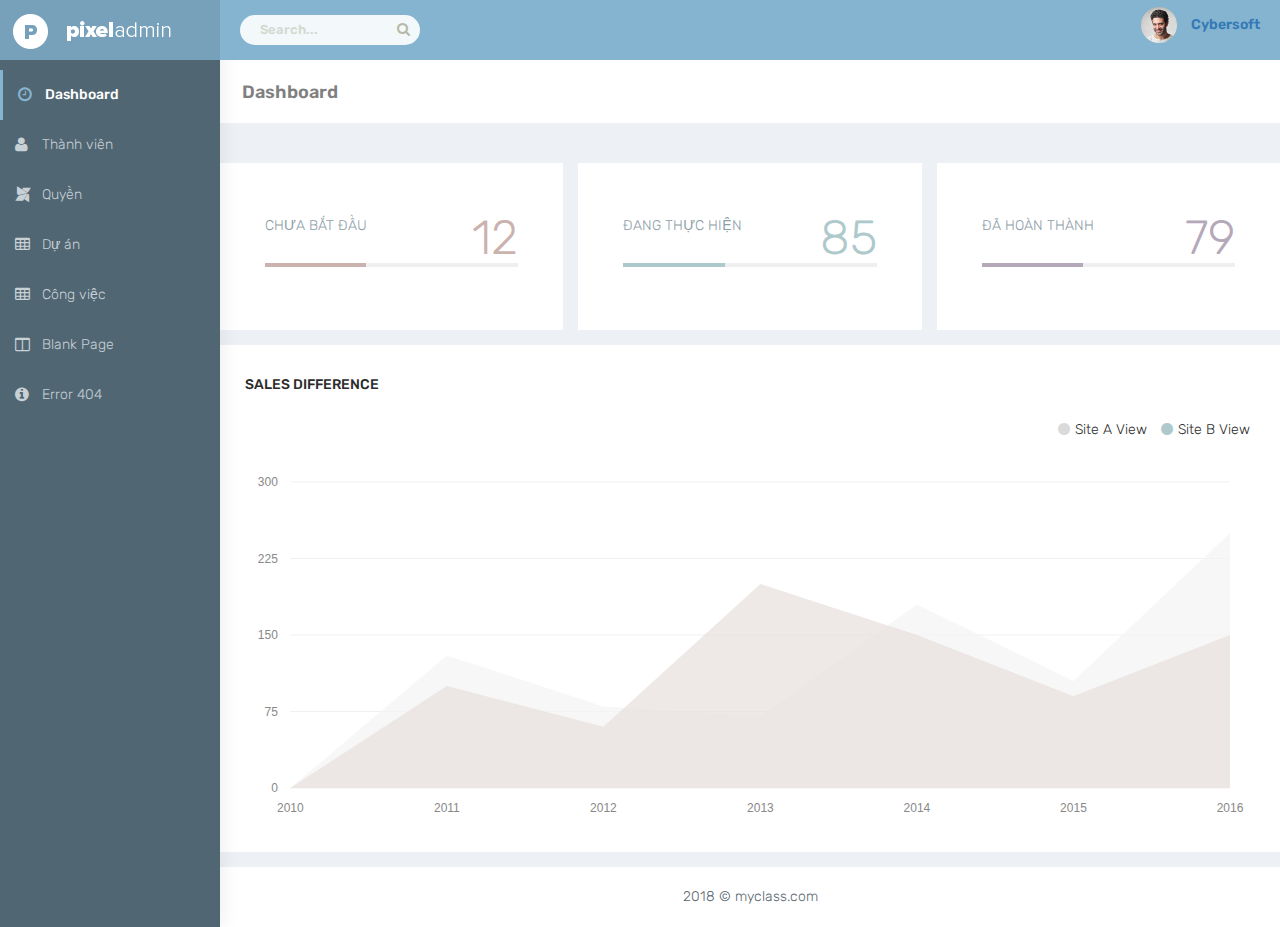
<file: src/main/webapp/index.html>
<!DOCTYPE html>
<html lang="en">

<head>
    <meta charset="utf-8">
    <meta http-equiv="X-UA-Compatible" content="IE=edge">
    <meta name="viewport" content="width=device-width, initial-scale=1">
    <meta name="description" content="">
    <meta name="author" content="">
    <link rel="icon" type="image/png" sizes="16x16" href="../plugins/images/favicon.png">
    <title>Pixel Admin</title>
    <!-- Bootstrap Core CSS -->
    <link href="bootstrap/dist/css/bootstrap.min.css" rel="stylesheet">
    <!-- Menu CSS -->
    <link href="plugins/bower_components/sidebar-nav/dist/sidebar-nav.min.css" rel="stylesheet">
    <!-- toast CSS -->
    <link href="plugins/bower_components/toast-master/css/jquery.toast.css" rel="stylesheet">
    <!-- morris CSS -->
    <link href="plugins/bower_components/morrisjs/morris.css" rel="stylesheet">
    <!-- animation CSS -->
    <link href="css/animate.css" rel="stylesheet">
    <!-- Custom CSS -->
    <link href="css/style.css" rel="stylesheet">
    <!-- color CSS -->
    <link href="css/colors/blue-dark.css" id="theme" rel="stylesheet">
    <link rel="stylesheet" href="./css/custom.css">
    <!-- HTML5 Shim and Respond.js IE8 support of HTML5 elements and media queries -->
    <!-- WARNING: Respond.js doesn't work if you view the page via file:// -->
    <!--[if lt IE 9]>
    <script src="https://oss.maxcdn.com/libs/html5shiv/3.7.0/html5shiv.js"></script>
    <script src="https://oss.maxcdn.com/libs/respond.js/1.4.2/respond.min.js"></script>
<![endif]-->
</head>

<body>
    <!-- Preloader -->
    <div class="preloader">
        <div class="cssload-speeding-wheel"></div>
    </div>
    <div id="wrapper">
        <!-- Navigation -->
        <nav class="navbar navbar-default navbar-static-top m-b-0">
            <div class="navbar-header"> 
                <a class="navbar-toggle hidden-sm hidden-md hidden-lg " href="javascript:void(0)" data-toggle="collapse" data-target=".navbar-collapse">
                    <i class="fa fa-bars"></i>
                </a>
                <div class="top-left-part">
                    <a class="logo" href="index.html">
                        <b>
                            <img src="plugins/images/pixeladmin-logo.png" alt="home" />
                        </b>
                        <span class="hidden-xs">
                            <img src="plugins/images/pixeladmin-text.png" alt="home" />
                        </span>
                    </a>
                </div>
                <ul class="nav navbar-top-links navbar-left m-l-20 hidden-xs">
                    <li>
                        <form role="search" class="app-search hidden-xs">
                            <input type="text" placeholder="Search..." class="form-control"> 
                            <a href="">
                                <i class="fa fa-search"></i>
                            </a>
                        </form>
                    </li>
                </ul>
                <ul class="nav navbar-top-links navbar-right pull-right">
                    <li>
                        <div class="dropdown">
                            <a class="profile-pic dropdown-toggle" data-toggle="dropdown" href="#"> 
                                <img src="plugins/images/users/varun.jpg" alt="user-img" width="36" class="img-circle" />
                                <b class="hidden-xs">Cybersoft</b> 
                            </a>
                            <ul class="dropdown-menu">
                                <li><a href="profile.html">Thông tin cá nhân</a></li>
                                <li><a href="#">Thống kê công việc</a></li>
                                <li class="divider"></li>
                                <li><a href="#">Đăng xuất</a></li>
                            </ul>
                        </div>
                    </li>
                </ul>
            </div>
            <!-- /.navbar-header -->
            <!-- /.navbar-top-links -->
            <!-- /.navbar-static-side -->
        </nav>
        <!-- Left navbar-header -->
        <div class="navbar-default sidebar" role="navigation">
            <div class="sidebar-nav navbar-collapse slimscrollsidebar">
                <ul class="nav" id="side-menu">
                    <li style="padding: 10px 0 0;">
                        <a href="index.html" class="waves-effect"><i class="fa fa-clock-o fa-fw"
                                aria-hidden="true"></i><span class="hide-menu">Dashboard</span></a>
                    </li>
                    <li>
                        <a href="user-table.jsp" class="waves-effect"><i class="fa fa-user fa-fw"
                                                                         aria-hidden="true"></i><span class="hide-menu">Thành viên</span></a>
                    </li>
                    <li>
                        <a href="role-table.jsp" class="waves-effect"><i class="fa fa-modx fa-fw"
                                                                         aria-hidden="true"></i><span class="hide-menu">Quyền</span></a>
                    </li>
                    <li>
                        <a href="groupwork.html" class="waves-effect"><i class="fa fa-table fa-fw"
                                aria-hidden="true"></i><span class="hide-menu">Dự án</span></a>
                    </li>
                    <li>
                        <a href="task.html" class="waves-effect"><i class="fa fa-table fa-fw"
                                aria-hidden="true"></i><span class="hide-menu">Công việc</span></a>
                    </li>
                    <li>
                        <a href="blank.html" class="waves-effect"><i class="fa fa-columns fa-fw"
                                aria-hidden="true"></i><span class="hide-menu">Blank Page</span></a>
                    </li>
                    <li>
                        <a href="404.html" class="waves-effect"><i class="fa fa-info-circle fa-fw"
                                aria-hidden="true"></i><span class="hide-menu">Error 404</span></a>
                    </li>
                </ul>
            </div>
        </div>
        <!-- Left navbar-header end -->
        <!-- Page Content -->
        <div id="page-wrapper">
            <div class="container-fluid">
                <div class="row bg-title">
                    <div class="col-lg-3 col-md-4 col-sm-4 col-xs-12">
                        <h4 class="page-title">Dashboard</h4>
                    </div>
                </div>
                <!-- /.col-lg-12 -->
            </div>
            <!-- row -->
            <div class="row">
                <!--col -->
                <div class="col-lg-4 col-md-4 col-sm-12 col-xs-12">
                    <div class="white-box">
                        <div class="col-in row">
                            <div class="col-md-6 col-sm-6 col-xs-6"> <i data-icon="E"
                                    class="linea-icon linea-basic"></i>
                                <h5 class="text-muted vb">CHƯA BẮT ĐẦU</h5>
                            </div>
                            <div class="col-md-6 col-sm-6 col-xs-6">
                                <h3 class="counter text-right m-t-15 text-danger">23</h3>
                            </div>
                            <div class="col-md-12 col-sm-12 col-xs-12">
                                <div class="progress">
                                    <div class="progress-bar progress-bar-danger" role="progressbar" aria-valuenow="40"
                                        aria-valuemin="0" aria-valuemax="100" style="width: 40%"> <span
                                            class="sr-only">40% Complete (success)</span> </div>
                                </div>
                            </div>
                        </div>
                    </div>
                </div>
                <!-- /.col -->
                <!--col -->
                <div class="col-lg-4 col-md-4 col-sm-12 col-xs-12">
                    <div class="white-box">
                        <div class="col-in row">
                            <div class="col-md-6 col-sm-6 col-xs-6"> <i class="linea-icon linea-basic"
                                    data-icon="&#xe01b;"></i>
                                <h5 class="text-muted vb">ĐANG THỰC HIỆN</h5>
                            </div>
                            <div class="col-md-6 col-sm-6 col-xs-6">
                                <h3 class="counter text-right m-t-15 text-megna">169</h3>
                            </div>
                            <div class="col-md-12 col-sm-12 col-xs-12">
                                <div class="progress">
                                    <div class="progress-bar progress-bar-megna" role="progressbar" aria-valuenow="40"
                                        aria-valuemin="0" aria-valuemax="100" style="width: 40%"> <span
                                            class="sr-only">40% Complete (success)</span> </div>
                                </div>
                            </div>
                        </div>
                    </div>
                </div>
                <!-- /.col -->
                <!--col -->
                <div class="col-lg-4 col-md-4 col-sm-12 col-xs-12">
                    <div class="white-box">
                        <div class="col-in row">
                            <div class="col-md-6 col-sm-6 col-xs-6"> <i class="linea-icon linea-basic"
                                    data-icon="&#xe00b;"></i>
                                <h5 class="text-muted vb">ĐÃ HOÀN THÀNH</h5>
                            </div>
                            <div class="col-md-6 col-sm-6 col-xs-6">
                                <h3 class="counter text-right m-t-15 text-primary">157</h3>
                            </div>
                            <div class="col-md-12 col-sm-12 col-xs-12">
                                <div class="progress">
                                    <div class="progress-bar progress-bar-primary" role="progressbar" aria-valuenow="40"
                                        aria-valuemin="0" aria-valuemax="100" style="width: 40%"> <span
                                            class="sr-only">40% Complete (success)</span> </div>
                                </div>
                            </div>
                        </div>
                    </div>
                </div>
                <!-- /.col -->
            </div>
            <!-- /.row -->
            <!--row -->
            <div class="row">
                <div class="col-md-12">
                    <div class="white-box">
                        <h3 class="box-title">Sales Difference</h3>
                        <ul class="list-inline text-right">
                            <li>
                                <h5><i class="fa fa-circle m-r-5" style="color: #dadada;"></i>Site A View</h5>
                            </li>
                            <li>
                                <h5><i class="fa fa-circle m-r-5" style="color: #aec9cb;"></i>Site B View</h5>
                            </li>
                        </ul>
                        <div id="morris-area-chart2" style="height: 370px;"></div>
                    </div>
                </div>
            </div>
        </div>
        <!-- /.container-fluid -->
        <footer class="footer text-center"> 2018 &copy; myclass.com </footer>
    </div>
    <!-- /#page-wrapper -->
    </div>
    <!-- /#wrapper -->
    <!-- jQuery -->
    <script src="plugins/bower_components/jquery/dist/jquery.min.js"></script>
    <!-- Bootstrap Core JavaScript -->
    <script src="bootstrap/dist/js/bootstrap.min.js"></script>
    <!-- Menu Plugin JavaScript -->
    <script src="plugins/bower_components/sidebar-nav/dist/sidebar-nav.min.js"></script>
    <!--slimscroll JavaScript -->
    <script src="js/jquery.slimscroll.js"></script>
    <!--Wave Effects -->
    <script src="js/waves.js"></script>
    <!--Counter js -->
    <script src="plugins/bower_components/waypoints/lib/jquery.waypoints.js"></script>
    <script src="plugins/bower_components/counterup/jquery.counterup.min.js"></script>
    <!--Morris JavaScript -->
    <script src="plugins/bower_components/raphael/raphael-min.js"></script>
    <script src="plugins/bower_components/morrisjs/morris.js"></script>
    <!-- Custom Theme JavaScript -->
    <script src="js/custom.min.js"></script>
    <script src="js/dashboard1.js"></script>
    <script src="plugins/bower_components/toast-master/js/jquery.toast.js"></script>
</body>

</html>
</file>
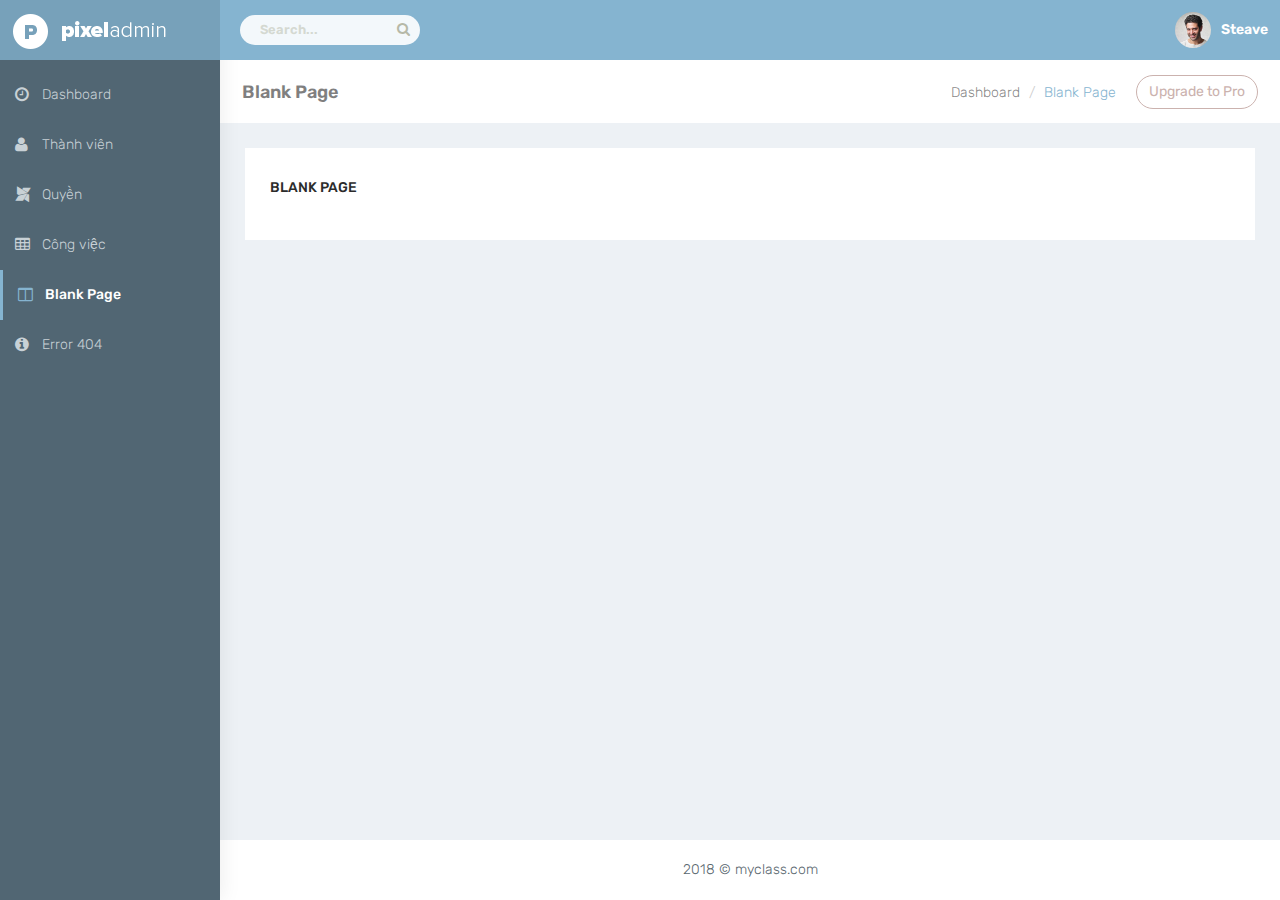
<file: src/main/webapp/blank.html>
<!DOCTYPE html>
<!--
This is a starter template page. Use this page to start your new project from
scratch. This page gets rid of all links and provides the needed markup only.
-->
<html lang="en">

<head>
    <meta charset="utf-8">
    <meta http-equiv="X-UA-Compatible" content="IE=edge">
    <!-- Tell the browser to be responsive to screen width -->
    <meta name="viewport" content="width=device-width, initial-scale=1">
    <meta name="description" content="">
    <meta name="author" content="">
    <!-- Favicon icon -->
    <link rel="icon" type="image/png" sizes="16x16" href="plugins/images/favicon.png">
    <title>Pixel Admin - Responsive Admin Dashboard Template build with Twitter Bootstrap</title>
    <!-- Bootstrap Core CSS -->
    <link href="bootstrap/dist/css/bootstrap.min.css" rel="stylesheet">
    <!-- Menu CSS -->
    <link href="plugins/bower_components/sidebar-nav/dist/sidebar-nav.min.css" rel="stylesheet">
    <!-- Animation CSS -->
    <link href="css/animate.css" rel="stylesheet">
    <!-- Custom CSS -->
    <link href="css/style.css" rel="stylesheet">
    <!-- color CSS you can use different color css from css/colors folder -->
    <!-- We have chosen the skin-blue (blue.css) for this starter
          page. However, you can choose any other skin from folder css / colors .
-->
    <link href="css/colors/blue-dark.css" id="theme" rel="stylesheet">
    <!-- HTML5 Shim and Respond.js IE8 support of HTML5 elements and media queries -->
    <!-- WARNING: Respond.js doesn't work if you view the page via file:// -->
    <!--[if lt IE 9]>
    <script src="https://oss.maxcdn.com/libs/html5shiv/3.7.0/html5shiv.js"></script>
    <script src="https://oss.maxcdn.com/libs/respond.js/1.4.2/respond.min.js"></script>
<![endif]-->
</head>

<body>
    <!-- Preloader -->
    <div class="preloader">
        <div class="cssload-speeding-wheel"></div>
    </div>
    <div id="wrapper">
        <!-- Navigation -->
        <nav class="navbar navbar-default navbar-static-top m-b-0">
            <div class="navbar-header"> <a class="navbar-toggle hidden-sm hidden-md hidden-lg "
                    href="javascript:void(0)" data-toggle="collapse" data-target=".navbar-collapse"><i
                        class="fa fa-bars"></i></a>
                <div class="top-left-part"><a class="logo" href="index.html"><b><img
                                src="plugins/images/pixeladmin-logo.png" alt="home" /></b><span
                            class="hidden-xs"><img src="plugins/images/pixeladmin-text.png" alt="home" /></span></a>
                </div>
                <ul class="nav navbar-top-links navbar-left m-l-20 hidden-xs">
                    <li>
                        <form role="search" class="app-search hidden-xs">
                            <input type="text" placeholder="Search..." class="form-control"> <a href=""><i
                                    class="fa fa-search"></i></a>
                        </form>
                    </li>
                </ul>
                <ul class="nav navbar-top-links navbar-right pull-right">
                    <li>
                        <a class="profile-pic" href="#"> <img src="plugins/images/users/varun.jpg" alt="user-img"
                                width="36" class="img-circle"><b class="hidden-xs">Steave</b> </a>
                    </li>
                </ul>
            </div>
            <!-- /.navbar-header -->
            <!-- /.navbar-top-links -->
            <!-- /.navbar-static-side -->
        </nav>
        <!-- Left navbar-header -->
        <div class="navbar-default sidebar" role="navigation">
            <div class="sidebar-nav navbar-collapse slimscrollsidebar">
                <ul class="nav" id="side-menu">
                    <li style="padding: 10px 0 0;">
                        <a href="index.html" class="waves-effect"><i class="fa fa-clock-o fa-fw"
                                aria-hidden="true"></i><span class="hide-menu">Dashboard</span></a>
                    </li>
                    <li>
                        <a href="user-table.jsp" class="waves-effect"><i class="fa fa-user fa-fw"
                                                                         aria-hidden="true"></i><span class="hide-menu">Thành viên</span></a>
                    </li>
                    <li>
                        <a href="role-table.jsp" class="waves-effect"><i class="fa fa-modx fa-fw"
                                                                         aria-hidden="true"></i><span class="hide-menu">Quyền</span></a>
                    </li>
                    <li>
                        <a href="groupwork.html" class="waves-effect"><i class="fa fa-table fa-fw"
                                aria-hidden="true"></i><span class="hide-menu">Công việc</span></a>
                    </li>
                    <li>
                        <a href="blank.html" class="waves-effect"><i class="fa fa-columns fa-fw"
                                aria-hidden="true"></i><span class="hide-menu">Blank Page</span></a>
                    </li>
                    <li>
                        <a href="404.html" class="waves-effect"><i class="fa fa-info-circle fa-fw"
                                aria-hidden="true"></i><span class="hide-menu">Error 404</span></a>
                    </li>
                </ul>
            </div>
        </div>
        <!-- Left navbar-header end -->
        <!-- Page Content -->
        <div id="page-wrapper">
            <div class="container-fluid">
                <div class="row bg-title">
                    <div class="col-lg-3 col-md-4 col-sm-4 col-xs-12">
                        <h4 class="page-title">Blank Page </h4>
                    </div>
                    <div class="col-lg-9 col-sm-8 col-md-8 col-xs-12"> <a
                            href="http://wrappixel.com/templates/pixeladmin/" target="_blank"
                            class="btn btn-danger pull-right m-l-20 btn-rounded btn-outline hidden-xs hidden-sm waves-effect waves-light">Upgrade
                            to Pro</a>
                        <ol class="breadcrumb">
                            <li><a href="#">Dashboard</a></li>
                            <li class="active">Blank Page</li>
                        </ol>
                    </div>
                    <!-- /.col-lg-12 -->
                </div>
                <div class="row">
                    <div class="col-md-12">
                        <div class="white-box">
                            <h3 class="box-title">Blank page</h3>
                        </div>
                    </div>
                </div>
            </div>
            <!-- /.container-fluid -->
            <footer class="footer text-center"> 2018 &copy; myclass.com </footer>
        </div>
        <!-- /#page-wrapper -->
    </div>
    <!-- /#wrapper -->
    <!-- jQuery -->
    <script src="plugins/bower_components/jquery/dist/jquery.min.js"></script>
    <!-- Bootstrap Core JavaScript -->
    <script src="bootstrap/dist/js/bootstrap.min.js"></script>
    <!-- Menu Plugin JavaScript -->
    <script src="plugins/bower_components/sidebar-nav/dist/sidebar-nav.min.js"></script>
    <!--slimscroll JavaScript -->
    <script src="js/jquery.slimscroll.js"></script>
    <!--Wave Effects -->
    <script src="js/waves.js"></script>
    <!-- Custom Theme JavaScript -->
    <script src="js/custom.min.js"></script>
</body>

</html>
</file>
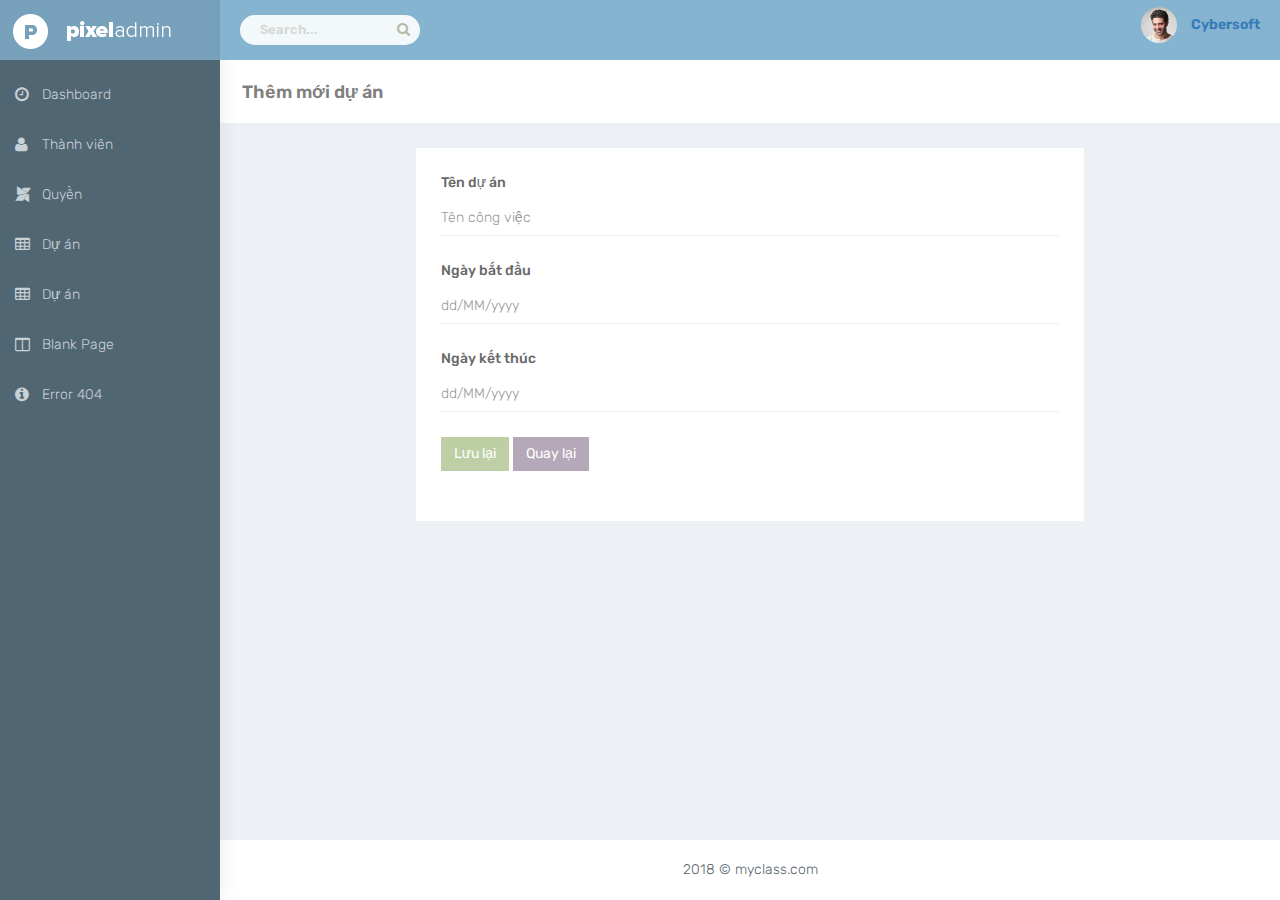
<file: src/main/webapp/groupwork-add.html>
<!DOCTYPE html>
<html lang="en">

<head>
    <meta charset="utf-8">
    <meta http-equiv="X-UA-Compatible" content="IE=edge">
    <meta name="viewport" content="width=device-width, initial-scale=1">
    <meta name="description" content="">
    <meta name="author" content="">
    <link rel="icon" type="image/png" sizes="16x16" href="plugins/images/favicon.png">
    <title>Pixel Admin</title>
    <!-- Bootstrap Core CSS -->
    <link href="bootstrap/dist/css/bootstrap.min.css" rel="stylesheet">
    <!-- Menu CSS -->
    <link href="plugins/bower_components/sidebar-nav/dist/sidebar-nav.min.css" rel="stylesheet">
    <!-- animation CSS -->
    <link href="css/animate.css" rel="stylesheet">
    <!-- Custom CSS -->
    <link href="css/style.css" rel="stylesheet">
    <!-- color CSS -->
    <link href="css/colors/blue-dark.css" id="theme" rel="stylesheet">
    <!-- HTML5 Shim and Respond.js IE8 support of HTML5 elements and media queries -->
    <!-- WARNING: Respond.js doesn't work if you view the page via file:// -->
    <!--[if lt IE 9]>
    <script src="https://oss.maxcdn.com/libs/html5shiv/3.7.0/html5shiv.js"></script>
    <script src="https://oss.maxcdn.com/libs/respond.js/1.4.2/respond.min.js"></script>
<![endif]-->
</head>

<body>
    <!-- Preloader -->
    <div class="preloader">
        <div class="cssload-speeding-wheel"></div>
    </div>
    <div id="wrapper">
        <!-- Navigation -->
        <nav class="navbar navbar-default navbar-static-top m-b-0">
                <div class="navbar-header"> 
                    <a class="navbar-toggle hidden-sm hidden-md hidden-lg " href="javascript:void(0)" data-toggle="collapse" data-target=".navbar-collapse">
                        <i class="fa fa-bars"></i>
                    </a>
                    <div class="top-left-part">
                        <a class="logo" href="index.html">
                            <b>
                                <img src="plugins/images/pixeladmin-logo.png" alt="home" />
                            </b>
                            <span class="hidden-xs">
                                <img src="plugins/images/pixeladmin-text.png" alt="home" />
                            </span>
                        </a>
                    </div>
                    <ul class="nav navbar-top-links navbar-left m-l-20 hidden-xs">
                        <li>
                            <form role="search" class="app-search hidden-xs">
                                <input type="text" placeholder="Search..." class="form-control"> 
                                <a href="">
                                    <i class="fa fa-search"></i>
                                </a>
                            </form>
                        </li>
                    </ul>
                    <ul class="nav navbar-top-links navbar-right pull-right">
                        <li>
                            <div class="dropdown">
                                <a class="profile-pic dropdown-toggle" data-toggle="dropdown" href="#"> 
                                    <img src="plugins/images/users/varun.jpg" alt="user-img" width="36" class="img-circle" />
                                    <b class="hidden-xs">Cybersoft</b> 
                                </a>
                                <ul class="dropdown-menu">
                                    <li><a href="profile.html">Thông tin cá nhân</a></li>
                                    <li><a href="#">Thống kê công việc</a></li>
                                    <li class="divider"></li>
                                    <li><a href="#">Đăng xuất</a></li>
                                </ul>
                            </div>
                        </li>
                    </ul>
                </div>
                <!-- /.navbar-header -->
                <!-- /.navbar-top-links -->
                <!-- /.navbar-static-side -->
            </nav>
        <!-- Left navbar-header -->
        <div class="navbar-default sidebar" role="navigation">
            <div class="sidebar-nav navbar-collapse slimscrollsidebar">
                <ul class="nav" id="side-menu">
                    <li style="padding: 10px 0 0;">
                        <a href="index.html" class="waves-effect"><i class="fa fa-clock-o fa-fw"
                                aria-hidden="true"></i><span class="hide-menu">Dashboard</span></a>
                    </li>
                    <li>
                        <a href="user-table.jsp" class="waves-effect"><i class="fa fa-user fa-fw"
                                                                         aria-hidden="true"></i><span class="hide-menu">Thành viên</span></a>
                    </li>
                    <li>
                        <a href="role-table.jsp" class="waves-effect"><i class="fa fa-modx fa-fw"
                                                                         aria-hidden="true"></i><span class="hide-menu">Quyền</span></a>
                    </li>
                    <li>
                        <a href="groupwork.html" class="waves-effect"><i class="fa fa-table fa-fw"
                                aria-hidden="true"></i><span class="hide-menu">Dự án</span></a>
                    </li>
                    <li>
                        <a href="task.html" class="waves-effect"><i class="fa fa-table fa-fw"
                                aria-hidden="true"></i><span class="hide-menu">Dự án</span></a>
                    </li>
                    <li>
                        <a href="blank.html" class="waves-effect"><i class="fa fa-columns fa-fw"
                                aria-hidden="true"></i><span class="hide-menu">Blank Page</span></a>
                    </li>
                    <li>
                        <a href="404.html" class="waves-effect"><i class="fa fa-info-circle fa-fw"
                                aria-hidden="true"></i><span class="hide-menu">Error 404</span></a>
                    </li>
                </ul>
            </div>
        </div>
        <!-- Left navbar-header end -->
        <!-- Page Content -->
        <div id="page-wrapper">
            <div class="container-fluid">
                <div class="row bg-title">
                    <div class="col-lg-3 col-md-4 col-sm-4 col-xs-12">
                        <h4 class="page-title">Thêm mới dự án</h4>
                    </div>
                </div>
                <!-- /.row -->
                <!-- .row -->
                <div class="row">
                    <div class="col-md-2 col-12"></div>
                    <div class="col-md-8 col-xs-12">
                        <div class="white-box">
                            <form class="form-horizontal form-material">
                                <div class="form-group">
                                    <label class="col-md-12">Tên dự án</label>
                                    <div class="col-md-12">
                                        <input type="text" placeholder="Tên công việc"
                                            class="form-control form-control-line"> </div>
                                </div>
                                <div class="form-group">
                                    <label class="col-md-12">Ngày bắt đầu</label>
                                    <div class="col-md-12">
                                        <input type="text" placeholder="dd/MM/yyyy"
                                            class="form-control form-control-line"> </div>
                                </div>
                                <div class="form-group">
                                    <label class="col-md-12">Ngày kết thúc</label>
                                    <div class="col-md-12">
                                        <input type="text" placeholder="dd/MM/yyyy"
                                            class="form-control form-control-line"> </div>
                                </div>
                                <div class="form-group">
                                    <div class="col-sm-12">
                                        <button type="submit" class="btn btn-success">Lưu lại</button>
                                        <a href="groupwork.html" class="btn btn-primary">Quay lại</a>
                                    </div>
                                </div>
                            </form>
                        </div>
                    </div>
                    <div class="col-md-2 col-12"></div>
                </div>
                <!-- /.row -->
            </div>
            <!-- /.container-fluid -->
            <footer class="footer text-center"> 2018 &copy; myclass.com </footer>
        </div>
        <!-- /#page-wrapper -->
    </div>
    <!-- /#wrapper -->
    <!-- jQuery -->
    <script src="plugins/bower_components/jquery/dist/jquery.min.js"></script>
    <!-- Bootstrap Core JavaScript -->
    <script src="bootstrap/dist/js/bootstrap.min.js"></script>
    <!-- Menu Plugin JavaScript -->
    <script src="plugins/bower_components/sidebar-nav/dist/sidebar-nav.min.js"></script>
    <!--slimscroll JavaScript -->
    <script src="js/jquery.slimscroll.js"></script>
    <!--Wave Effects -->
    <script src="js/waves.js"></script>
    <!-- Custom Theme JavaScript -->
    <script src="js/custom.min.js"></script>
</body>

</html>
</file>
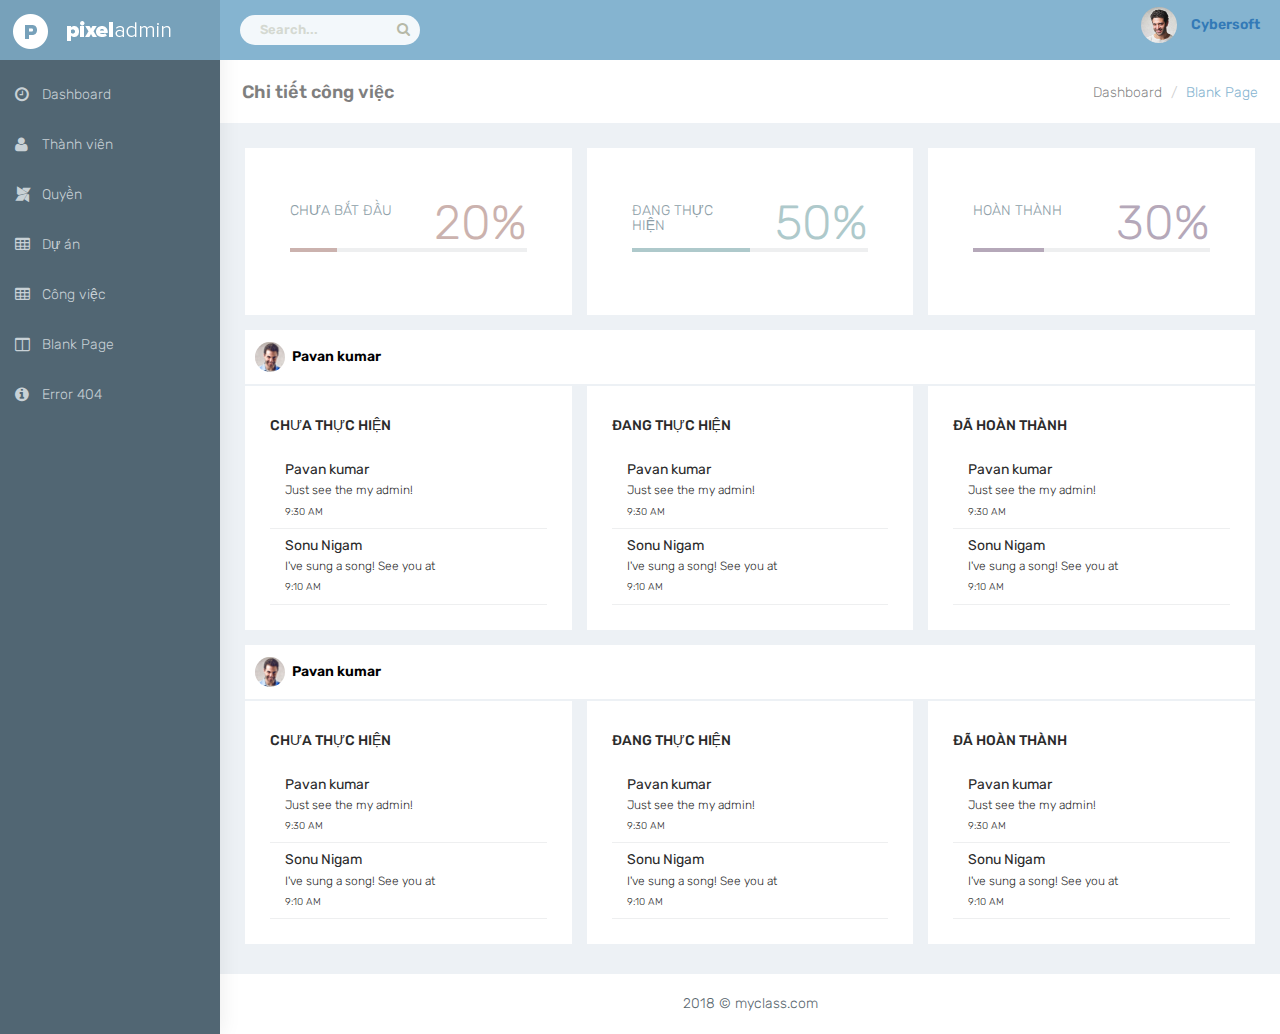
<file: src/main/webapp/groupwork-details.html>
<!DOCTYPE html>
<!--
This is a starter template page. Use this page to start your new project from
scratch. This page gets rid of all links and provides the needed markup only.
-->
<html lang="en">

<head>
    <meta charset="utf-8">
    <meta http-equiv="X-UA-Compatible" content="IE=edge">
    <!-- Tell the browser to be responsive to screen width -->
    <meta name="viewport" content="width=device-width, initial-scale=1">
    <meta name="description" content="">
    <meta name="author" content="">
    <!-- Favicon icon -->
    <link rel="icon" type="image/png" sizes="16x16" href="plugins/images/favicon.png">
    <title>Pixel Admin</title>
    <!-- Bootstrap Core CSS -->
    <link href="bootstrap/dist/css/bootstrap.min.css" rel="stylesheet">
    <!-- Menu CSS -->
    <link href="plugins/bower_components/sidebar-nav/dist/sidebar-nav.min.css" rel="stylesheet">
    <!-- Animation CSS -->
    <link href="css/animate.css" rel="stylesheet">
    <!-- Custom CSS -->
    <link href="css/style.css" rel="stylesheet">
    <!-- color CSS you can use different color css from css/colors folder -->
    <!-- We have chosen the skin-blue (blue.css) for this starter
          page. However, you can choose any other skin from folder css / colors .
-->
    <link href="css/colors/blue-dark.css" id="theme" rel="stylesheet">
    <link rel="stylesheet" href="./css/custom.css">
    <!-- HTML5 Shim and Respond.js IE8 support of HTML5 elements and media queries -->
    <!-- WARNING: Respond.js doesn't work if you view the page via file:// -->
    <!--[if lt IE 9]>
    <script src="https://oss.maxcdn.com/libs/html5shiv/3.7.0/html5shiv.js"></script>
    <script src="https://oss.maxcdn.com/libs/respond.js/1.4.2/respond.min.js"></script>
<![endif]-->
</head>

<body>
    <!-- Preloader -->
    <div class="preloader">
        <div class="cssload-speeding-wheel"></div>
    </div>
    <div id="wrapper">
        <!-- Navigation -->
        <nav class="navbar navbar-default navbar-static-top m-b-0">
                <div class="navbar-header"> 
                    <a class="navbar-toggle hidden-sm hidden-md hidden-lg " href="javascript:void(0)" data-toggle="collapse" data-target=".navbar-collapse">
                        <i class="fa fa-bars"></i>
                    </a>
                    <div class="top-left-part">
                        <a class="logo" href="index.html">
                            <b>
                                <img src="plugins/images/pixeladmin-logo.png" alt="home" />
                            </b>
                            <span class="hidden-xs">
                                <img src="plugins/images/pixeladmin-text.png" alt="home" />
                            </span>
                        </a>
                    </div>
                    <ul class="nav navbar-top-links navbar-left m-l-20 hidden-xs">
                        <li>
                            <form role="search" class="app-search hidden-xs">
                                <input type="text" placeholder="Search..." class="form-control"> 
                                <a href="">
                                    <i class="fa fa-search"></i>
                                </a>
                            </form>
                        </li>
                    </ul>
                    <ul class="nav navbar-top-links navbar-right pull-right">
                        <li>
                            <div class="dropdown">
                                <a class="profile-pic dropdown-toggle" data-toggle="dropdown" href="#"> 
                                    <img src="plugins/images/users/varun.jpg" alt="user-img" width="36" class="img-circle" />
                                    <b class="hidden-xs">Cybersoft</b> 
                                </a>
                                <ul class="dropdown-menu">
                                    <li><a href="profile.html">Thông tin cá nhân</a></li>
                                    <li><a href="#">Thống kê công việc</a></li>
                                    <li class="divider"></li>
                                    <li><a href="#">Đăng xuất</a></li>
                                </ul>
                            </div>
                        </li>
                    </ul>
                </div>
                <!-- /.navbar-header -->
                <!-- /.navbar-top-links -->
                <!-- /.navbar-static-side -->
            </nav>
        <!-- Left navbar-header -->
        <div class="navbar-default sidebar" role="navigation">
            <div class="sidebar-nav navbar-collapse slimscrollsidebar">
                <ul class="nav" id="side-menu">
                    <li style="padding: 10px 0 0;">
                        <a href="index.html" class="waves-effect"><i class="fa fa-clock-o fa-fw"
                                aria-hidden="true"></i><span class="hide-menu">Dashboard</span></a>
                    </li>
                    <li>
                        <a href="user-table.jsp" class="waves-effect"><i class="fa fa-user fa-fw"
                                                                         aria-hidden="true"></i><span class="hide-menu">Thành viên</span></a>
                    </li>
                    <li>
                        <a href="role-table.jsp" class="waves-effect"><i class="fa fa-modx fa-fw"
                                                                         aria-hidden="true"></i><span class="hide-menu">Quyền</span></a>
                    </li>
                    <li>
                        <a href="groupwork.html" class="waves-effect"><i class="fa fa-table fa-fw"
                                aria-hidden="true"></i><span class="hide-menu">Dự án</span></a>
                    </li>
                    <li>
                        <a href="task.html" class="waves-effect"><i class="fa fa-table fa-fw"
                                aria-hidden="true"></i><span class="hide-menu">Công việc</span></a>
                    </li>
                    <li>
                        <a href="blank.html" class="waves-effect"><i class="fa fa-columns fa-fw"
                                aria-hidden="true"></i><span class="hide-menu">Blank Page</span></a>
                    </li>
                    <li>
                        <a href="404.html" class="waves-effect"><i class="fa fa-info-circle fa-fw"
                                aria-hidden="true"></i><span class="hide-menu">Error 404</span></a>
                    </li>
                </ul>
            </div>
        </div>
        <!-- Left navbar-header end -->
        <!-- Page Content -->
        <div id="page-wrapper">
            <div class="container-fluid">
                <div class="row bg-title">
                    <div class="col-lg-3 col-md-4 col-sm-4 col-xs-12">
                        <h4 class="page-title">Chi tiết công việc </h4>
                    </div>
                    <div class="col-lg-9 col-sm-8 col-md-8 col-xs-12">
                        <ol class="breadcrumb">
                            <li><a href="#">Dashboard</a></li>
                            <li class="active">Blank Page</li>
                        </ol>
                    </div>
                    <!-- /.col-lg-12 -->
                </div>
                <!-- BEGIN THỐNG KÊ -->
                <div class="row">
                    <!--col -->
                    <div class="col-lg-4 col-md-4 col-sm-12 col-xs-12">
                        <div class="white-box">
                            <div class="col-in row">
                                <div class="col-md-6 col-sm-6 col-xs-6"> <i data-icon="E"
                                        class="linea-icon linea-basic"></i>
                                    <h5 class="text-muted vb">CHƯA BẮT ĐẦU</h5>
                                </div>
                                <div class="col-md-6 col-sm-6 col-xs-6">
                                    <h3 class="counter text-right m-t-15 text-danger">20%</h3>
                                </div>
                                <div class="col-md-12 col-sm-12 col-xs-12">
                                    <div class="progress">
                                        <div class="progress-bar progress-bar-danger" role="progressbar"
                                            aria-valuenow="40" aria-valuemin="0" aria-valuemax="100" style="width: 20%">
                                        </div>
                                    </div>
                                </div>
                            </div>
                        </div>
                    </div>
                    <!-- /.col -->
                    <!--col -->
                    <div class="col-lg-4 col-md-4 col-sm-12 col-xs-12">
                        <div class="white-box">
                            <div class="col-in row">
                                <div class="col-md-6 col-sm-6 col-xs-6"> <i class="linea-icon linea-basic"
                                        data-icon="&#xe01b;"></i>
                                    <h5 class="text-muted vb">ĐANG THỰC HIỆN</h5>
                                </div>
                                <div class="col-md-6 col-sm-6 col-xs-6">
                                    <h3 class="counter text-right m-t-15 text-megna">50%</h3>
                                </div>
                                <div class="col-md-12 col-sm-12 col-xs-12">
                                    <div class="progress">
                                        <div class="progress-bar progress-bar-megna" role="progressbar"
                                            aria-valuenow="40" aria-valuemin="0" aria-valuemax="100" style="width: 50%">
                                        </div>
                                    </div>
                                </div>
                            </div>
                        </div>
                    </div>
                    <!-- /.col -->
                    <!--col -->
                    <div class="col-lg-4 col-md-4 col-sm-12 col-xs-12">
                        <div class="white-box">
                            <div class="col-in row">
                                <div class="col-md-6 col-sm-6 col-xs-6"> <i class="linea-icon linea-basic"
                                        data-icon="&#xe00b;"></i>
                                    <h5 class="text-muted vb">HOÀN THÀNH</h5>
                                </div>
                                <div class="col-md-6 col-sm-6 col-xs-6">
                                    <h3 class="counter text-right m-t-15 text-primary">30%</h3>
                                </div>
                                <div class="col-md-12 col-sm-12 col-xs-12">
                                    <div class="progress">
                                        <div class="progress-bar progress-bar-primary" role="progressbar"
                                            aria-valuenow="40" aria-valuemin="0" aria-valuemax="100" style="width: 30%">
                                        </div>
                                    </div>
                                </div>
                            </div>
                        </div>
                    </div>
                    <!-- /.col -->
                </div>
                <!-- END THỐNG KÊ -->

                <!-- BEGIN DANH SÁCH CÔNG VIỆC -->
                <div class="row">
                    <div class="col-xs-12">
                        <a href="#" class="group-title">
                            <img width="30" src="plugins/images/users/pawandeep.jpg" class="img-circle" />
                            <span>Pavan kumar</span>
                        </a>
                    </div>
                    <div class="col-md-4">
                        <div class="white-box">
                            <h3 class="box-title">Chưa thực hiện</h3>
                            <div class="message-center">
                                <a href="#">
                                    <div class="mail-contnet">
                                        <h5>Pavan kumar</h5> <span class="mail-desc">Just see the my admin!</span> <span
                                            class="time">9:30 AM</span>
                                    </div>
                                </a>
                                <a href="#">
                                    <div class="mail-contnet">
                                        <h5>Sonu Nigam</h5> <span class="mail-desc">I've sung a song! See you at</span>
                                        <span class="time">9:10 AM</span>
                                    </div>
                                </a>
                            </div>
                        </div>
                    </div>
                    <div class="col-md-4">
                        <div class="white-box">
                            <h3 class="box-title">Đang thực hiện</h3>
                            <div class="message-center">
                                <a href="#">
                                    <div class="mail-contnet">
                                        <h5>Pavan kumar</h5> <span class="mail-desc">Just see the my admin!</span> <span
                                            class="time">9:30 AM</span>
                                    </div>
                                </a>
                                <a href="#">
                                    <div class="mail-contnet">
                                        <h5>Sonu Nigam</h5> <span class="mail-desc">I've sung a song! See you at</span>
                                        <span class="time">9:10 AM</span>
                                    </div>
                                </a>
                            </div>
                        </div>
                    </div>
                    <div class="col-md-4">
                        <div class="white-box">
                            <h3 class="box-title">Đã hoàn thành</h3>
                            <div class="message-center">
                                <a href="#">
                                    <div class="mail-contnet">
                                        <h5>Pavan kumar</h5> <span class="mail-desc">Just see the my admin!</span> <span
                                            class="time">9:30 AM</span>
                                    </div>
                                </a>
                                <a href="#">
                                    <div class="mail-contnet">
                                        <h5>Sonu Nigam</h5> <span class="mail-desc">I've sung a song! See you at</span>
                                        <span class="time">9:10 AM</span>
                                    </div>
                                </a>
                            </div>
                        </div>
                    </div>
                </div>
                <div class="row">
                    <div class="col-xs-12">
                        <a href="#" class="group-title">
                            <img width="30" src="plugins/images/users/pawandeep.jpg" class="img-circle" />
                            <span>Pavan kumar</span>
                        </a>
                    </div>
                    <div class="col-md-4">
                        <div class="white-box">
                            <h3 class="box-title">Chưa thực hiện</h3>
                            <div class="message-center">
                                <a href="#">
                                    <div class="mail-contnet">
                                        <h5>Pavan kumar</h5> <span class="mail-desc">Just see the my admin!</span> <span
                                            class="time">9:30 AM</span>
                                    </div>
                                </a>
                                <a href="#">
                                    <div class="mail-contnet">
                                        <h5>Sonu Nigam</h5> <span class="mail-desc">I've sung a song! See you at</span>
                                        <span class="time">9:10 AM</span>
                                    </div>
                                </a>
                            </div>
                        </div>
                    </div>
                    <div class="col-md-4">
                        <div class="white-box">
                            <h3 class="box-title">Đang thực hiện</h3>
                            <div class="message-center">
                                <a href="#">
                                    <div class="mail-contnet">
                                        <h5>Pavan kumar</h5> <span class="mail-desc">Just see the my admin!</span> <span
                                            class="time">9:30 AM</span>
                                    </div>
                                </a>
                                <a href="#">
                                    <div class="mail-contnet">
                                        <h5>Sonu Nigam</h5> <span class="mail-desc">I've sung a song! See you at</span>
                                        <span class="time">9:10 AM</span>
                                    </div>
                                </a>
                            </div>
                        </div>
                    </div>
                    <div class="col-md-4">
                        <div class="white-box">
                            <h3 class="box-title">Đã hoàn thành</h3>
                            <div class="message-center">
                                <a href="#">
                                    <div class="mail-contnet">
                                        <h5>Pavan kumar</h5> <span class="mail-desc">Just see the my admin!</span> <span
                                            class="time">9:30 AM</span>
                                    </div>
                                </a>
                                <a href="#">
                                    <div class="mail-contnet">
                                        <h5>Sonu Nigam</h5> <span class="mail-desc">I've sung a song! See you at</span>
                                        <span class="time">9:10 AM</span>
                                    </div>
                                </a>
                            </div>
                        </div>
                    </div>
                </div>
                <!-- END DANH SÁCH CÔNG VIỆC -->
            </div>
            <!-- /.container-fluid -->
            <footer class="footer text-center"> 2018 &copy; myclass.com </footer>
        </div>
        <!-- /#page-wrapper -->
    </div>
    <!-- /#wrapper -->
    <!-- jQuery -->
    <script src="plugins/bower_components/jquery/dist/jquery.min.js"></script>
    <!-- Bootstrap Core JavaScript -->
    <script src="bootstrap/dist/js/bootstrap.min.js"></script>
    <!-- Menu Plugin JavaScript -->
    <script src="plugins/bower_components/sidebar-nav/dist/sidebar-nav.min.js"></script>
    <!--slimscroll JavaScript -->
    <script src="js/jquery.slimscroll.js"></script>
    <!--Wave Effects -->
    <script src="js/waves.js"></script>
    <!-- Custom Theme JavaScript -->
    <script src="js/custom.min.js"></script>
</body>

</html>
</file>
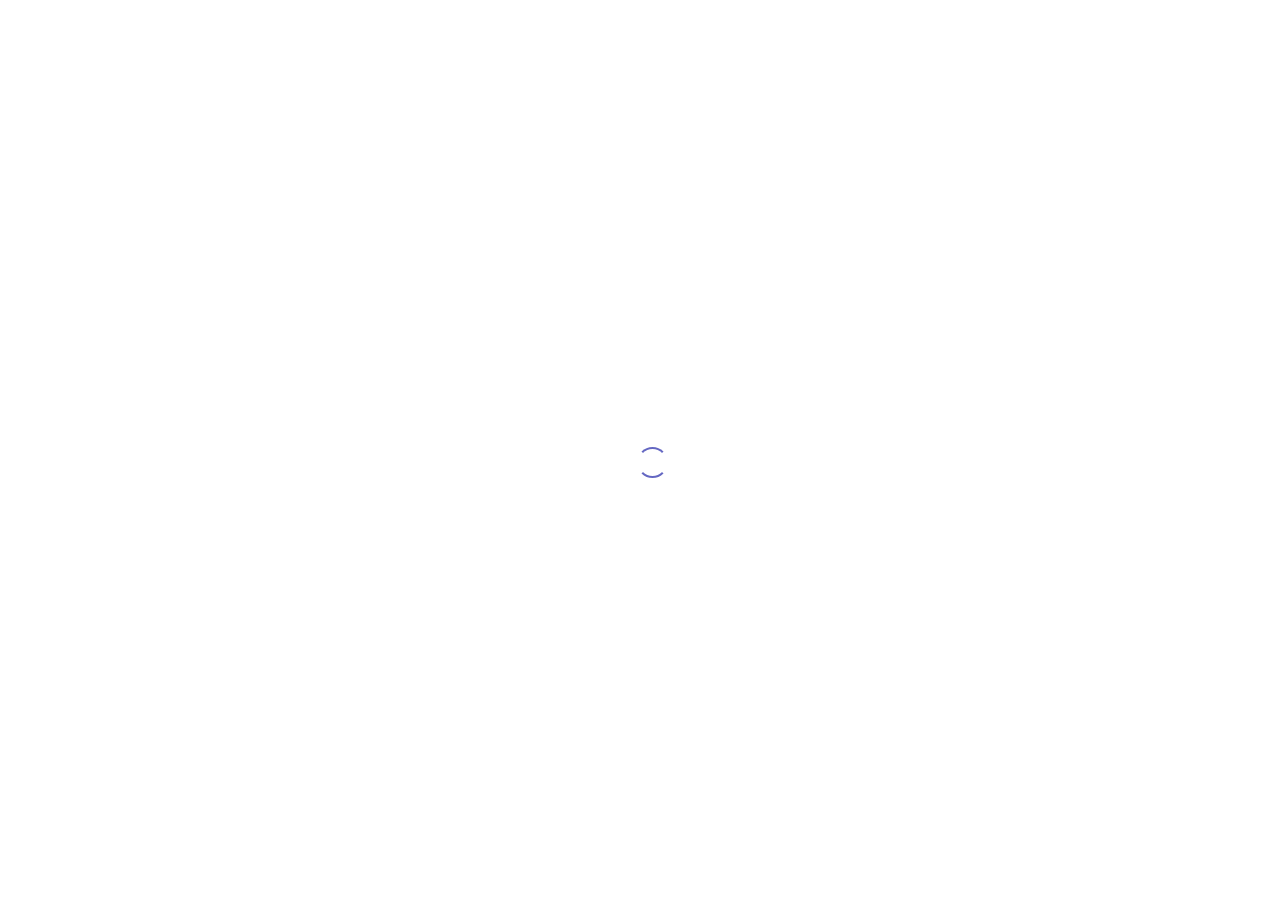
<file: src/main/webapp/groupwork.html>
<!DOCTYPE html>
<html lang="en">

<head>
    <meta charset="utf-8">
    <meta http-equiv="X-UA-Compatible" content="IE=edge">
    <meta name="viewport" content="width=device-width, initial-scale=1">
    <meta name="description" content="">
    <meta name="author" content="">
    <link rel="icon" type="image/png" sizes="16x16" href="plugins/images/favicon.png">
    <title>Pixel Admin</title>
    <!-- Bootstrap Core CSS -->
    <link href="bootstrap/dist/css/bootstrap.min.css" rel="stylesheet">
    <!-- Menu CSS -->
    <link href="plugins/bower_components/sidebar-nav/dist/sidebar-nav.min.css" rel="stylesheet">
    <link rel="stylesheet" href="https://cdn.datatables.net/1.10.19/css/jquery.dataTables.min.css">
    <!-- animation CSS -->
    <link href="css/animate.css" rel="stylesheet">
    <!-- Custom CSS -->
    <link href="css/style.css" rel="stylesheet">
    <!-- color CSS -->
    <link href="css/colors/blue-dark.css" id="theme" rel="stylesheet">
    <link rel="stylesheet" href="./css/custom.css">
    <!-- HTML5 Shim and Respond.js IE8 support of HTML5 elements and media queries -->
    <!-- WARNING: Respond.js doesn't work if you view the page via file:// -->
    <!--[if lt IE 9]>
    <script src="https://oss.maxcdn.com/libs/html5shiv/3.7.0/html5shiv.js"></script>
    <script src="https://oss.maxcdn.com/libs/respond.js/1.4.2/respond.min.js"></script>
<![endif]-->
</head>

<body>
    <!-- Preloader -->
    <div class="preloader">
        <div class="cssload-speeding-wheel"></div>
    </div>
    <div id="wrapper">
        <!-- Navigation -->
        <nav class="navbar navbar-default navbar-static-top m-b-0">
                <div class="navbar-header"> 
                    <a class="navbar-toggle hidden-sm hidden-md hidden-lg " href="javascript:void(0)" data-toggle="collapse" data-target=".navbar-collapse">
                        <i class="fa fa-bars"></i>
                    </a>
                    <div class="top-left-part">
                        <a class="logo" href="index.html">
                            <b>
                                <img src="plugins/images/pixeladmin-logo.png" alt="home" />
                            </b>
                            <span class="hidden-xs">
                                <img src="plugins/images/pixeladmin-text.png" alt="home" />
                            </span>
                        </a>
                    </div>
                    <ul class="nav navbar-top-links navbar-left m-l-20 hidden-xs">
                        <li>
                            <form role="search" class="app-search hidden-xs">
                                <input type="text" placeholder="Search..." class="form-control"> 
                                <a href="">
                                    <i class="fa fa-search"></i>
                                </a>
                            </form>
                        </li>
                    </ul>
                    <ul class="nav navbar-top-links navbar-right pull-right">
                        <li>
                            <div class="dropdown">
                                <a class="profile-pic dropdown-toggle" data-toggle="dropdown" href="#"> 
                                    <img src="plugins/images/users/varun.jpg" alt="user-img" width="36" class="img-circle" />
                                    <b class="hidden-xs">Cybersoft</b> 
                                </a>
                                <ul class="dropdown-menu">
                                    <li><a href="profile.html">Thông tin cá nhân</a></li>
                                    <li><a href="#">Thống kê công việc</a></li>
                                    <li class="divider"></li>
                                    <li><a href="#">Đăng xuất</a></li>
                                </ul>
                            </div>
                        </li>
                    </ul>
                </div>
                <!-- /.navbar-header -->
                <!-- /.navbar-top-links -->
                <!-- /.navbar-static-side -->
            </nav>
        <!-- Left navbar-header -->
        <div class="navbar-default sidebar" role="navigation">
            <div class="sidebar-nav navbar-collapse slimscrollsidebar">
                <ul class="nav" id="side-menu">
                    <li style="padding: 10px 0 0;">
                        <a href="index.html" class="waves-effect"><i class="fa fa-clock-o fa-fw"
                                aria-hidden="true"></i><span class="hide-menu">Dashboard</span></a>
                    </li>
                    <li>
                        <a href="user-table.jsp" class="waves-effect"><i class="fa fa-user fa-fw"
                                                                         aria-hidden="true"></i><span class="hide-menu">Thành viên</span></a>
                    </li>
                    <li>
                        <a href="role-table.jsp" class="waves-effect"><i class="fa fa-modx fa-fw"
                                                                         aria-hidden="true"></i><span class="hide-menu">Quyền</span></a>
                    </li>
                    <li>
                        <a href="groupwork.html" class="waves-effect"><i class="fa fa-table fa-fw"
                                aria-hidden="true"></i><span class="hide-menu">Dự án</span></a>
                    </li>
                    <li>
                        <a href="task.html" class="waves-effect"><i class="fa fa-table fa-fw"
                                aria-hidden="true"></i><span class="hide-menu">Công việc</span></a>
                    </li>
                    <li>
                        <a href="blank.html" class="waves-effect"><i class="fa fa-columns fa-fw"
                                aria-hidden="true"></i><span class="hide-menu">Blank Page</span></a>
                    </li>
                    <li>
                        <a href="404.html" class="waves-effect"><i class="fa fa-info-circle fa-fw"
                                aria-hidden="true"></i><span class="hide-menu">Error 404</span></a>
                    </li>
                </ul>
            </div>
        </div>
        <!-- Left navbar-header end -->
        <!-- Page Content -->
        <div id="page-wrapper">
            <div class="container-fluid">
                <div class="row bg-title">
                    <div class="col-lg-3 col-md-4 col-sm-4 col-xs-12">
                        <h4 class="page-title">Danh sách dự án</h4>
                    </div>
                    <div class="col-lg-9 col-sm-8 col-md-8 col-xs-12 text-right">
                        <a href="groupwork-add.html" class="btn btn-sm btn-success">Thêm mới</a>
                    </div>
                    <!-- /.col-lg-12 -->
                </div>
                <!-- /row -->
                <div class="row">
                    <div class="col-sm-12">
                        <div class="white-box">
                            <div class="table-responsive">
                                <table class="table" id="example">
                                    <thead>
                                        <tr>
                                            <th>STT</th>
                                            <th>Tên Dự Án</th>
                                            <th>Ngày Bắt Đầu</th>
                                            <th>Ngày Kết Thúc</th>
                                            <th>Hành Động</th>
                                        </tr>
                                    </thead>
                                    <tbody>
                                        <tr>
                                            <td>1</td>
                                            <td>Phân tích dự án</td>
                                            <td>22/05/2019</td>
                                            <td>30/05/2019</td>
                                            <td>
                                                <a href="#" class="btn btn-sm btn-primary">Sửa</a>
                                                <a href="#" class="btn btn-sm btn-danger">Xóa</a>
                                                <a href="groupwork-details.html" class="btn btn-sm btn-info">Xem</a>
                                            </td>
                                        </tr>
                                        <tr>
                                            <td>1</td>
                                            <td>Thiết kế hệ thống</td>
                                            <td>22/05/2019</td>
                                            <td>30/05/2019</td>
                                            <td>
                                                <a href="#" class="btn btn-sm btn-primary">Sửa</a>
                                                <a href="#" class="btn btn-sm btn-danger">Xóa</a>
                                                <a href="groupwork-details.html" class="btn btn-sm btn-info">Xem</a>
                                            </td>
                                        </tr>
                                    </tbody>
                                </table>
                            </div>
                        </div>
                    </div>
                </div>
                <!-- /.row -->
            </div>
            <!-- /.container-fluid -->
            <footer class="footer text-center"> 2018 &copy; myclass.com </footer>
        </div>
        <!-- /#page-wrapper -->
    </div>
    <!-- /#wrapper -->
    <!-- jQuery -->
    <script src="plugins/bower_components/jquery/dist/jquery.min.js"></script>
    <!-- Bootstrap Core JavaScript -->
    <script src="bootstrap/dist/js/bootstrap.min.js"></script>
    <!-- Menu Plugin JavaScript -->
    <script src="plugins/bower_components/sidebar-nav/dist/sidebar-nav.min.js"></script>
    <!--slimscroll JavaScript -->
    <script src="js/jquery.slimscroll.js"></script>
    <script src="https://cdn.datatables.net/1.10.19/js/jquery.dataTables.min.js"></script>
    <!--Wave Effects -->
    <script src="js/waves.js"></script>
    <!-- Custom Theme JavaScript -->
    <script src="js/custom.min.js"></script>
    <script>
        $(document).ready(function () {
            $('#example').DataTable();
        });
    </script>
</body>

</html>
</file>
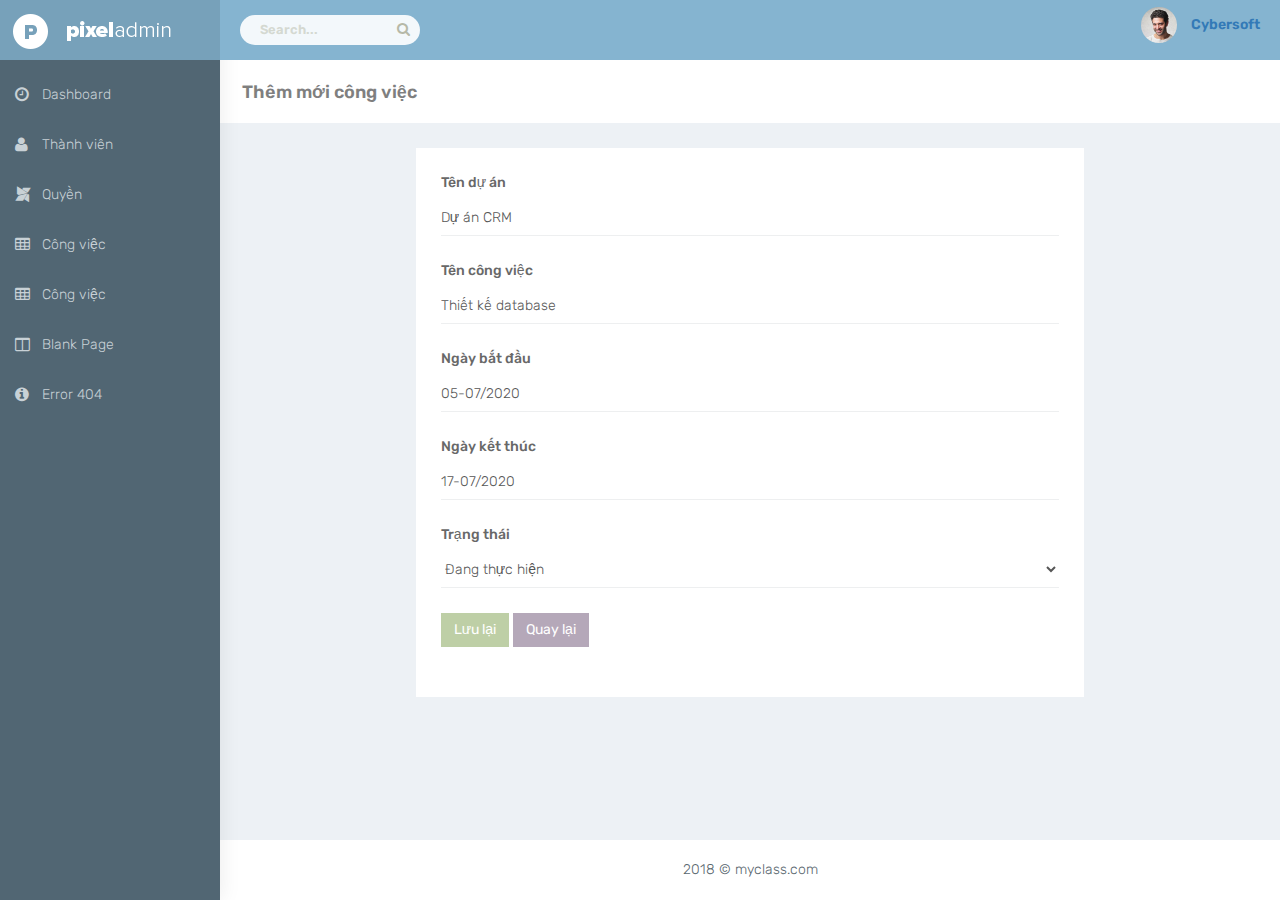
<file: src/main/webapp/profile-edit.html>
<!DOCTYPE html>
<html lang="en">

<head>
    <meta charset="utf-8">
    <meta http-equiv="X-UA-Compatible" content="IE=edge">
    <meta name="viewport" content="width=device-width, initial-scale=1">
    <meta name="description" content="">
    <meta name="author" content="">
    <link rel="icon" type="image/png" sizes="16x16" href="plugins/images/favicon.png">
    <title>Pixel Admin</title>
    <!-- Bootstrap Core CSS -->
    <link href="bootstrap/dist/css/bootstrap.min.css" rel="stylesheet">
    <!-- Menu CSS -->
    <link href="plugins/bower_components/sidebar-nav/dist/sidebar-nav.min.css" rel="stylesheet">
    <!-- animation CSS -->
    <link href="css/animate.css" rel="stylesheet">
    <!-- Custom CSS -->
    <link href="css/style.css" rel="stylesheet">
    <!-- color CSS -->
    <link href="css/colors/blue-dark.css" id="theme" rel="stylesheet">
    <!-- HTML5 Shim and Respond.js IE8 support of HTML5 elements and media queries -->
    <!-- WARNING: Respond.js doesn't work if you view the page via file:// -->
    <!--[if lt IE 9]>
    <script src="https://oss.maxcdn.com/libs/html5shiv/3.7.0/html5shiv.js"></script>
    <script src="https://oss.maxcdn.com/libs/respond.js/1.4.2/respond.min.js"></script>
<![endif]-->
</head>

<body>
    <!-- Preloader -->
    <div class="preloader">
        <div class="cssload-speeding-wheel"></div>
    </div>
    <div id="wrapper">
        <!-- Navigation -->
        <nav class="navbar navbar-default navbar-static-top m-b-0">
            <div class="navbar-header">
                <a class="navbar-toggle hidden-sm hidden-md hidden-lg " href="javascript:void(0)" data-toggle="collapse"
                    data-target=".navbar-collapse">
                    <i class="fa fa-bars"></i>
                </a>
                <div class="top-left-part">
                    <a class="logo" href="index.html">
                        <b>
                            <img src="plugins/images/pixeladmin-logo.png" alt="home" />
                        </b>
                        <span class="hidden-xs">
                            <img src="plugins/images/pixeladmin-text.png" alt="home" />
                        </span>
                    </a>
                </div>
                <ul class="nav navbar-top-links navbar-left m-l-20 hidden-xs">
                    <li>
                        <form role="search" class="app-search hidden-xs">
                            <input type="text" placeholder="Search..." class="form-control">
                            <a href="">
                                <i class="fa fa-search"></i>
                            </a>
                        </form>
                    </li>
                </ul>
                <ul class="nav navbar-top-links navbar-right pull-right">
                    <li>
                        <div class="dropdown">
                            <a class="profile-pic dropdown-toggle" data-toggle="dropdown" href="#">
                                <img src="plugins/images/users/varun.jpg" alt="user-img" width="36"
                                    class="img-circle" />
                                <b class="hidden-xs">Cybersoft</b>
                            </a>
                            <ul class="dropdown-menu">
                                <li><a href="profile.html">Thông tin cá nhân</a></li>
                                <li><a href="#">Thống kê công việc</a></li>
                                <li class="divider"></li>
                                <li><a href="#">Đăng xuất</a></li>
                            </ul>
                        </div>
                    </li>
                </ul>
            </div>
            <!-- /.navbar-header -->
            <!-- /.navbar-top-links -->
            <!-- /.navbar-static-side -->
        </nav>
        <!-- Left navbar-header -->
        <div class="navbar-default sidebar" role="navigation">
            <div class="sidebar-nav navbar-collapse slimscrollsidebar">
                <ul class="nav" id="side-menu">
                    <li style="padding: 10px 0 0;">
                        <a href="index.html" class="waves-effect"><i class="fa fa-clock-o fa-fw"
                                aria-hidden="true"></i><span class="hide-menu">Dashboard</span></a>
                    </li>
                    <li>
                        <a href="user-table.jsp" class="waves-effect"><i class="fa fa-user fa-fw"
                                                                         aria-hidden="true"></i><span class="hide-menu">Thành viên</span></a>
                    </li>
                    <li>
                        <a href="role-table.jsp" class="waves-effect"><i class="fa fa-modx fa-fw"
                                                                         aria-hidden="true"></i><span class="hide-menu">Quyền</span></a>
                    </li>
                    <li>
                        <a href="groupwork.html" class="waves-effect"><i class="fa fa-table fa-fw"
                                aria-hidden="true"></i><span class="hide-menu">Công việc</span></a>
                    </li>
                    <li>
                        <a href="task.html" class="waves-effect"><i class="fa fa-table fa-fw"
                                aria-hidden="true"></i><span class="hide-menu">Công việc</span></a>
                    </li>
                    <li>
                        <a href="blank.html" class="waves-effect"><i class="fa fa-columns fa-fw"
                                aria-hidden="true"></i><span class="hide-menu">Blank Page</span></a>
                    </li>
                    <li>
                        <a href="404.html" class="waves-effect"><i class="fa fa-info-circle fa-fw"
                                aria-hidden="true"></i><span class="hide-menu">Error 404</span></a>
                    </li>
                </ul>
            </div>
        </div>
        <!-- Left navbar-header end -->
        <!-- Page Content -->
        <div id="page-wrapper">
            <div class="container-fluid">
                <div class="row bg-title">
                    <div class="col-lg-3 col-md-4 col-sm-4 col-xs-12">
                        <h4 class="page-title">Thêm mới công việc</h4>
                    </div>
                </div>
                <!-- /.row -->
                <!-- .row -->
                <div class="row">
                    <div class="col-md-2 col-12"></div>
                    <div class="col-md-8 col-xs-12">
                        <div class="white-box">
                            <form class="form-horizontal form-material">
                                <div class="form-group">
                                    <label class="col-md-12">Tên dự án</label>
                                    <div class="col-md-12">
                                        <input type="text" readonly value="Dự án CRM" class="form-control form-control-line">
                                    </div>
                                </div>
                                <div class="form-group">
                                    <label class="col-md-12">Tên công việc</label>
                                    <div class="col-md-12">
                                        <input type="text" readonly value="Thiết kế database" class="form-control form-control-line">
                                    </div>
                                </div>
                                <div class="form-group">
                                    <label class="col-md-12">Ngày bắt đầu</label>
                                    <div class="col-md-12">
                                        <input type="text" readonly value="05-07/2020" class="form-control form-control-line"> 
                                    </div>
                                </div>
                                <div class="form-group">
                                    <label class="col-md-12">Ngày kết thúc</label>
                                    <div class="col-md-12">
                                        <input type="text" readonly value="17-07/2020" class="form-control form-control-line"> 
                                    </div>
                                </div>
                                <div class="form-group">
                                    <label class="col-md-12">Trạng thái</label>
                                    <div class="col-md-12">
                                        <select class="form-control form-control-line">
                                            <option>Chưa thực hiện</option>
                                            <option selected>Đang thực hiện</option>
                                            <option>Đã hoàn thành</option>
                                        </select>
                                    </div>
                                </div>
                                <div class="form-group">
                                    <div class="col-sm-12">
                                        <button type="submit" class="btn btn-success">Lưu lại</button>
                                        <a href="profile.html" class="btn btn-primary">Quay lại</a>
                                    </div>
                                </div>
                            </form>
                        </div>
                    </div>
                    <div class="col-md-2 col-12"></div>
                </div>
                <!-- /.row -->
            </div>
            <!-- /.container-fluid -->
            <footer class="footer text-center"> 2018 &copy; myclass.com </footer>
        </div>
        <!-- /#page-wrapper -->
    </div>
    <!-- /#wrapper -->
    <!-- jQuery -->
    <script src="plugins/bower_components/jquery/dist/jquery.min.js"></script>
    <!-- Bootstrap Core JavaScript -->
    <script src="bootstrap/dist/js/bootstrap.min.js"></script>
    <!-- Menu Plugin JavaScript -->
    <script src="plugins/bower_components/sidebar-nav/dist/sidebar-nav.min.js"></script>
    <!--slimscroll JavaScript -->
    <script src="js/jquery.slimscroll.js"></script>
    <!--Wave Effects -->
    <script src="js/waves.js"></script>
    <!-- Custom Theme JavaScript -->
    <script src="js/custom.min.js"></script>
</body>

</html>
</file>
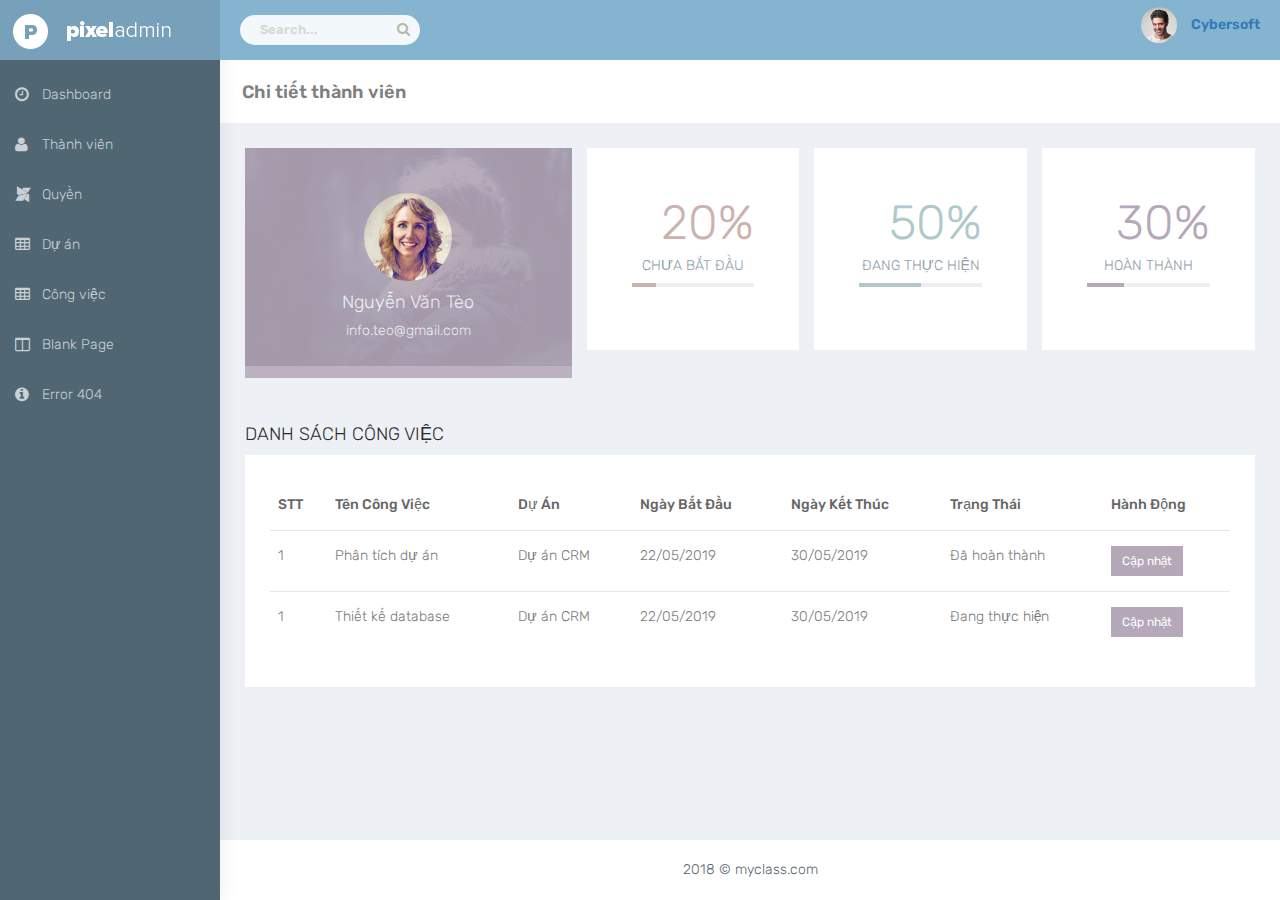
<file: src/main/webapp/profile.html>
<!DOCTYPE html>
<html lang="en">

<head>
    <meta charset="utf-8">
    <meta http-equiv="X-UA-Compatible" content="IE=edge">
    <meta name="viewport" content="width=device-width, initial-scale=1">
    <meta name="description" content="">
    <meta name="author" content="">
    <link rel="icon" type="image/png" sizes="16x16" href="plugins/images/favicon.png">
    <title>Pixel Admin</title>
    <!-- Bootstrap Core CSS -->
    <link href="bootstrap/dist/css/bootstrap.min.css" rel="stylesheet">
    <!-- Menu CSS -->
    <link href="plugins/bower_components/sidebar-nav/dist/sidebar-nav.min.css" rel="stylesheet">
    <!-- animation CSS -->
    <link href="css/animate.css" rel="stylesheet">
    <!-- Custom CSS -->
    <link href="css/style.css" rel="stylesheet">
    <!-- color CSS -->
    <link href="css/colors/blue-dark.css" id="theme" rel="stylesheet">
    <!-- HTML5 Shim and Respond.js IE8 support of HTML5 elements and media queries -->
    <!-- WARNING: Respond.js doesn't work if you view the page via file:// -->
    <!--[if lt IE 9]>
    <script src="https://oss.maxcdn.com/libs/html5shiv/3.7.0/html5shiv.js"></script>
    <script src="https://oss.maxcdn.com/libs/respond.js/1.4.2/respond.min.js"></script>
<![endif]-->
</head>

<body>
    <!-- Preloader -->
    <div class="preloader">
        <div class="cssload-speeding-wheel"></div>
    </div>
    <div id="wrapper">
        <!-- Navigation -->
        <nav class="navbar navbar-default navbar-static-top m-b-0">
            <div class="navbar-header">
                <a class="navbar-toggle hidden-sm hidden-md hidden-lg " href="javascript:void(0)" data-toggle="collapse"
                    data-target=".navbar-collapse">
                    <i class="fa fa-bars"></i>
                </a>
                <div class="top-left-part">
                    <a class="logo" href="index.html">
                        <b>
                            <img src="plugins/images/pixeladmin-logo.png" alt="home" />
                        </b>
                        <span class="hidden-xs">
                            <img src="plugins/images/pixeladmin-text.png" alt="home" />
                        </span>
                    </a>
                </div>
                <ul class="nav navbar-top-links navbar-left m-l-20 hidden-xs">
                    <li>
                        <form role="search" class="app-search hidden-xs">
                            <input type="text" placeholder="Search..." class="form-control">
                            <a href="">
                                <i class="fa fa-search"></i>
                            </a>
                        </form>
                    </li>
                </ul>
                <ul class="nav navbar-top-links navbar-right pull-right">
                    <li>
                        <div class="dropdown">
                            <a class="profile-pic dropdown-toggle" data-toggle="dropdown" href="#">
                                <img src="plugins/images/users/varun.jpg" alt="user-img" width="36"
                                    class="img-circle" />
                                <b class="hidden-xs">Cybersoft</b>
                            </a>
                            <ul class="dropdown-menu">
                                <li><a href="profile.html">Thông tin cá nhân</a></li>
                                <li><a href="#">Thống kê công việc</a></li>
                                <li class="divider"></li>
                                <li><a href="#">Đăng xuất</a></li>
                            </ul>
                        </div>
                    </li>
                </ul>
            </div>
            <!-- /.navbar-header -->
            <!-- /.navbar-top-links -->
            <!-- /.navbar-static-side -->
        </nav>
        <!-- Left navbar-header -->
        <div class="navbar-default sidebar" role="navigation">
            <div class="sidebar-nav navbar-collapse slimscrollsidebar">
                <ul class="nav" id="side-menu">
                    <li style="padding: 10px 0 0;">
                        <a href="index.html" class="waves-effect"><i class="fa fa-clock-o fa-fw"
                                aria-hidden="true"></i><span class="hide-menu">Dashboard</span></a>
                    </li>
                    <li>
                        <a href="user-table.jsp" class="waves-effect"><i class="fa fa-user fa-fw"
                                                                         aria-hidden="true"></i><span class="hide-menu">Thành viên</span></a>
                    </li>
                    <li>
                        <a href="role-table.jsp" class="waves-effect"><i class="fa fa-modx fa-fw"
                                                                         aria-hidden="true"></i><span class="hide-menu">Quyền</span></a>
                    </li>
                    <li>
                        <a href="groupwork.html" class="waves-effect"><i class="fa fa-table fa-fw"
                                aria-hidden="true"></i><span class="hide-menu">Dự án</span></a>
                    </li>
                    <li>
                        <a href="task.html" class="waves-effect"><i class="fa fa-table fa-fw"
                                aria-hidden="true"></i><span class="hide-menu">Công việc</span></a>
                    </li>
                    <li>
                        <a href="blank.html" class="waves-effect"><i class="fa fa-columns fa-fw"
                                aria-hidden="true"></i><span class="hide-menu">Blank Page</span></a>
                    </li>
                    <li>
                        <a href="404.html" class="waves-effect"><i class="fa fa-info-circle fa-fw"
                                aria-hidden="true"></i><span class="hide-menu">Error 404</span></a>
                    </li>
                </ul>
            </div>
        </div>
        <!-- Left navbar-header end -->
        <!-- Page Content -->
        <div id="page-wrapper">
            <div class="container-fluid">
                <div class="row bg-title">
                    <div class="col-lg-3 col-md-4 col-sm-4 col-xs-12">
                        <h4 class="page-title">Chi tiết thành viên</h4>
                    </div>
                </div>
                <!-- /.row -->
                <!-- .row -->
                <div class="row">
                    <div class="col-md-4 col-xs-12">
                        <div class="white-box">
                            <div class="user-bg"> <img width="100%" alt="user" src="plugins/images/large/img1.jpg">
                                <div class="overlay-box">
                                    <div class="user-content">
                                        <a href="javascript:void(0)"><img src="plugins/images/users/genu.jpg"
                                                class="thumb-lg img-circle" alt="img"></a>
                                        <h4 class="text-white">Nguyễn Văn Tèo</h4>
                                        <h5 class="text-white">info.teo@gmail.com</h5>
                                    </div>
                                </div>
                            </div>

                        </div>
                    </div>
                    <div class="col-md-8 col-xs-12">
                        <!-- BEGIN THỐNG KÊ -->
                        <div class="row">
                            <!--col -->
                            <div class="col-lg-4 col-md-4 col-sm-12 col-xs-12">
                                <div class="white-box">
                                    <div class="col-in row">
                                        <div class="col-xs-12">
                                            <h3 class="counter text-right m-t-15 text-danger">20%</h3>
                                        </div>
                                        <div class="col-xs-12">
                                            <i data-icon="E" class="linea-icon linea-basic"></i>
                                            <h5 class="text-muted vb text-center">CHƯA BẮT ĐẦU</h5>
                                        </div>
                                        <div class="col-md-12 col-sm-12 col-xs-12">
                                            <div class="progress">
                                                <div class="progress-bar progress-bar-danger" role="progressbar"
                                                    aria-valuenow="40" aria-valuemin="0" aria-valuemax="100"
                                                    style="width: 20%"></div>
                                            </div>
                                        </div>
                                    </div>
                                </div>
                            </div>
                            <!-- /.col -->
                            <!--col -->
                            <div class="col-lg-4 col-md-4 col-sm-12 col-xs-12">
                                <div class="white-box">
                                    <div class="col-in row">
                                        <div class="col-xs-12">
                                            <h3 class="counter text-right m-t-15 text-megna">50%</h3>
                                        </div>
                                        <div class="col-xs-12">
                                            <i class="linea-icon linea-basic" data-icon="&#xe01b;"></i>
                                            <h5 class="text-muted vb text-center">ĐANG THỰC HIỆN</h5>
                                        </div>
                                        <div class="col-md-12 col-sm-12 col-xs-12">
                                            <div class="progress">
                                                <div class="progress-bar progress-bar-megna" role="progressbar"
                                                    aria-valuenow="40" aria-valuemin="0" aria-valuemax="100"
                                                    style="width: 50%"></div>
                                            </div>
                                        </div>
                                    </div>
                                </div>
                            </div>
                            <!-- /.col -->
                            <!--col -->
                            <div class="col-lg-4 col-md-4 col-sm-12 col-xs-12">
                                <div class="white-box">
                                    <div class="col-in row">
                                        <div class="col-xs-12">
                                            <h3 class="counter text-right m-t-15 text-primary">30%</h3>
                                        </div>
                                        <div class="col-xs-12">
                                            <i class="linea-icon linea-basic" data-icon="&#xe00b;"></i>
                                            <h5 class="text-muted vb text-center">HOÀN THÀNH</h5>
                                        </div>
                                        <div class="col-md-12 col-sm-12 col-xs-12">
                                            <div class="progress">
                                                <div class="progress-bar progress-bar-primary" role="progressbar"
                                                    aria-valuenow="40" aria-valuemin="0" aria-valuemax="100"
                                                    style="width: 30%"></div>
                                            </div>
                                        </div>
                                    </div>
                                </div>
                            </div>
                            <!-- /.col -->
                        </div>
                        <!-- END THỐNG KÊ -->

                    </div>
                </div><br />
                <!-- /.row -->
                <!-- BEGIN DANH SÁCH CÔNG VIỆC -->
                <h4>DANH SÁCH CÔNG VIỆC</h4>
                <div class="row">
                    <div class="col-sm-12">
                        <div class="white-box">
                            <div class="table-responsive">
                                <table class="table" id="example">
                                    <thead>
                                        <tr>
                                            <th>STT</th>
                                            <th>Tên Công Việc</th>
                                            <th>Dự Án</th>
                                            <th>Ngày Bắt Đầu</th>
                                            <th>Ngày Kết Thúc</th>
                                            <th>Trạng Thái</th>
                                            <th>Hành Động</th>
                                        </tr>
                                    </thead>
                                    <tbody>
                                        <tr>
                                            <td>1</td>
                                            <td>Phân tích dự án</td>
                                            <td>Dự án CRM</td>
                                            <td>22/05/2019</td>
                                            <td>30/05/2019</td>
                                            <td>Đã hoàn thành</td>
                                            <td>
                                                <a href="profile-edit.html" class="btn btn-sm btn-primary">Cập nhật</a>
                                            </td>
                                        </tr>
                                        <tr>
                                            <td>1</td>
                                            <td>Thiết kế database</td>
                                            <td>Dự án CRM</td>
                                            <td>22/05/2019</td>
                                            <td>30/05/2019</td>
                                            <td>Đang thực hiện</td>
                                            <td>
                                                <a href="profile-edit.html" class="btn btn-sm btn-primary">Cập nhật</a>
                                            </td>
                                        </tr>
                                    </tbody>
                                </table>
                            </div>
                        </div>
                    </div>
                </div>
                <!-- END DANH SÁCH CÔNG VIỆC -->
            </div>
            <!-- /.container-fluid -->
            <footer class="footer text-center"> 2018 &copy; myclass.com </footer>
        </div>
        <!-- /#page-wrapper -->
    </div>
    <!-- /#wrapper -->
    <!-- jQuery -->
    <script src="plugins/bower_components/jquery/dist/jquery.min.js"></script>
    <!-- Bootstrap Core JavaScript -->
    <script src="bootstrap/dist/js/bootstrap.min.js"></script>
    <!-- Menu Plugin JavaScript -->
    <script src="plugins/bower_components/sidebar-nav/dist/sidebar-nav.min.js"></script>
    <!--slimscroll JavaScript -->
    <script src="js/jquery.slimscroll.js"></script>
    <!--Wave Effects -->
    <script src="js/waves.js"></script>
    <!-- Custom Theme JavaScript -->
    <script src="js/custom.min.js"></script>
</body>

</html>
</file>
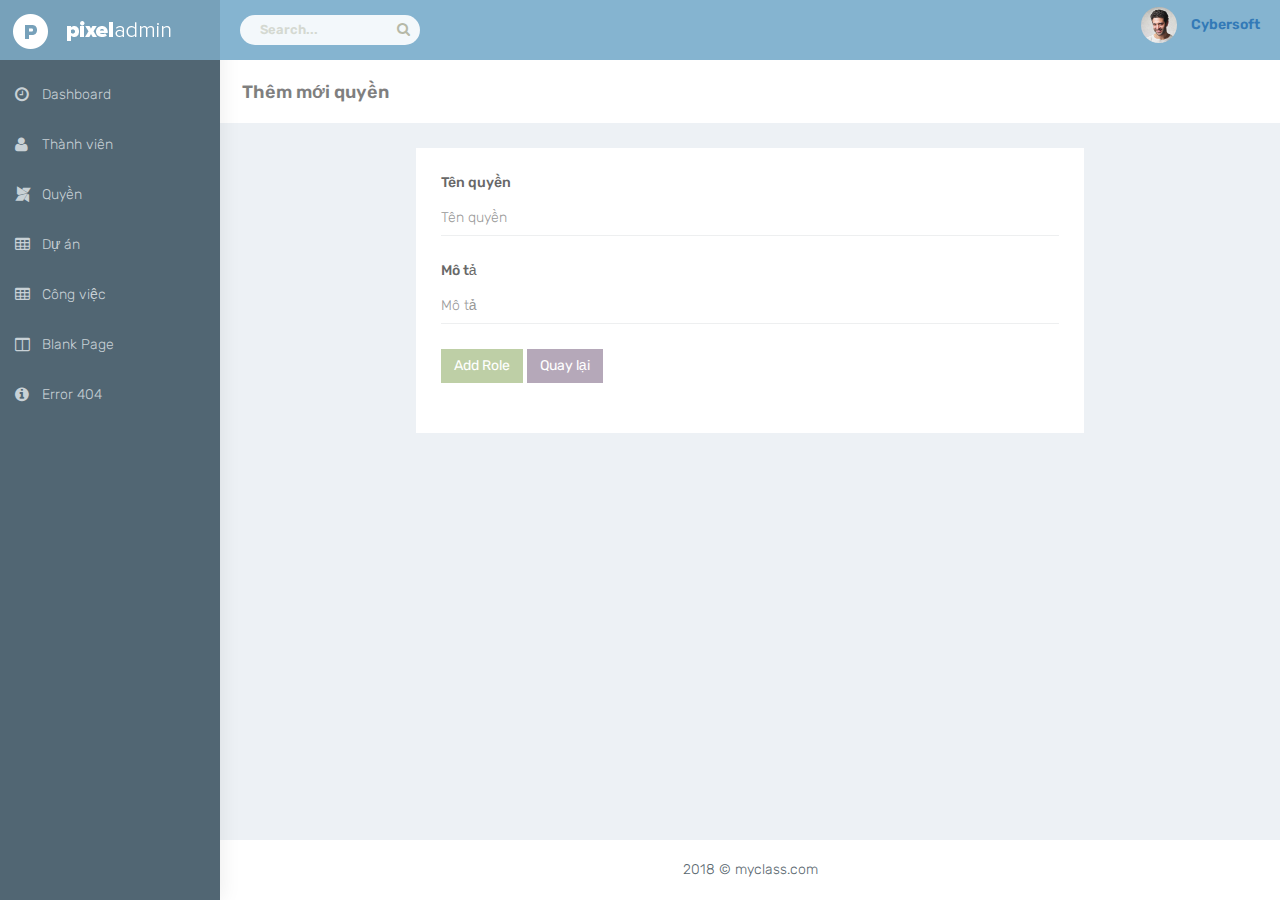
<file: src/main/webapp/role-add.html>
<!DOCTYPE html>
<html lang="en">

<head>
    <meta charset="utf-8">
    <meta http-equiv="X-UA-Compatible" content="IE=edge">
    <meta name="viewport" content="width=device-width, initial-scale=1">
    <meta name="description" content="">
    <meta name="author" content="">
    <link rel="icon" type="image/png" sizes="16x16" href="plugins/images/favicon.png">
    <title>Pixel Admin</title>
    <!-- Bootstrap Core CSS -->
    <link href="bootstrap/dist/css/bootstrap.min.css" rel="stylesheet">
    <!-- Menu CSS -->
    <link href="plugins/bower_components/sidebar-nav/dist/sidebar-nav.min.css" rel="stylesheet">
    <!-- animation CSS -->
    <link href="css/animate.css" rel="stylesheet">
    <!-- Custom CSS -->
    <link href="css/style.css" rel="stylesheet">
    <!-- color CSS -->
    <link href="css/colors/blue-dark.css" id="theme" rel="stylesheet">
    <!-- HTML5 Shim and Respond.js IE8 support of HTML5 elements and media queries -->
    <!-- WARNING: Respond.js doesn't work if you view the page via file:// -->
    <!--[if lt IE 9]>
    <script src="https://oss.maxcdn.com/libs/html5shiv/3.7.0/html5shiv.js"></script>
    <script src="https://oss.maxcdn.com/libs/respond.js/1.4.2/respond.min.js"></script>
<![endif]-->
</head>

<body>
    <!-- Preloader -->
    <div class="preloader">
        <div class="cssload-speeding-wheel"></div>
    </div>
    <div id="wrapper">
        <!-- Navigation -->
        <nav class="navbar navbar-default navbar-static-top m-b-0">
                <div class="navbar-header"> 
                    <a class="navbar-toggle hidden-sm hidden-md hidden-lg " href="javascript:void(0)" data-toggle="collapse" data-target=".navbar-collapse">
                        <i class="fa fa-bars"></i>
                    </a>
                    <div class="top-left-part">
                        <a class="logo" href="index.html">
                            <b>
                                <img src="plugins/images/pixeladmin-logo.png" alt="home" />
                            </b>
                            <span class="hidden-xs">
                                <img src="plugins/images/pixeladmin-text.png" alt="home" />
                            </span>
                        </a>
                    </div>
                    <ul class="nav navbar-top-links navbar-left m-l-20 hidden-xs">
                        <li>
                            <form role="search" class="app-search hidden-xs">
                                <input type="text" placeholder="Search..." class="form-control"> 
                                <a href="">
                                    <i class="fa fa-search"></i>
                                </a>
                            </form>
                        </li>
                    </ul>
                    <ul class="nav navbar-top-links navbar-right pull-right">
                        <li>
                            <div class="dropdown">
                                <a class="profile-pic dropdown-toggle" data-toggle="dropdown" href="#"> 
                                    <img src="plugins/images/users/varun.jpg" alt="user-img" width="36" class="img-circle" />
                                    <b class="hidden-xs">Cybersoft</b> 
                                </a>
                                <ul class="dropdown-menu">
                                    <li><a href="profile.html">Thông tin cá nhân</a></li>
                                    <li><a href="#">Thống kê công việc</a></li>
                                    <li class="divider"></li>
                                    <li><a href="#">Đăng xuất</a></li>
                                </ul>
                            </div>
                        </li>
                    </ul>
                </div>
                <!-- /.navbar-header -->
                <!-- /.navbar-top-links -->
                <!-- /.navbar-static-side -->
            </nav>
        <!-- Left navbar-header -->
        <div class="navbar-default sidebar" role="navigation">
            <div class="sidebar-nav navbar-collapse slimscrollsidebar">
                <ul class="nav" id="side-menu">
                    <li style="padding: 10px 0 0;">
                        <a href="index.html" class="waves-effect"><i class="fa fa-clock-o fa-fw"
                                aria-hidden="true"></i><span class="hide-menu">Dashboard</span></a>
                    </li>
                    <li>
                        <a href="user-table.jsp" class="waves-effect"><i class="fa fa-user fa-fw"
                                                                         aria-hidden="true"></i><span class="hide-menu">Thành viên</span></a>
                    </li>
                    <li>
                        <a href="role-table.jsp" class="waves-effect"><i class="fa fa-modx fa-fw"
                                                                         aria-hidden="true"></i><span class="hide-menu">Quyền</span></a>
                    </li>
                    <li>
                        <a href="groupwork.html" class="waves-effect"><i class="fa fa-table fa-fw"
                                aria-hidden="true"></i><span class="hide-menu">Dự án</span></a>
                    </li>
                    <li>
                        <a href="task.html" class="waves-effect"><i class="fa fa-table fa-fw"
                                aria-hidden="true"></i><span class="hide-menu">Công việc</span></a>
                    </li>
                    <li>
                        <a href="blank.html" class="waves-effect"><i class="fa fa-columns fa-fw"
                                aria-hidden="true"></i><span class="hide-menu">Blank Page</span></a>
                    </li>
                    <li>
                        <a href="404.html" class="waves-effect"><i class="fa fa-info-circle fa-fw"
                                aria-hidden="true"></i><span class="hide-menu">Error 404</span></a>
                    </li>
                </ul>
            </div>
        </div>
        <!-- Left navbar-header end -->
        <!-- Page Content -->
        <div id="page-wrapper">
            <div class="container-fluid">
                <div class="row bg-title">
                    <div class="col-lg-3 col-md-4 col-sm-4 col-xs-12">
                        <h4 class="page-title">Thêm mới quyền</h4>
                    </div>
                </div>
                <!-- /.row -->
                <!-- .row -->
                <div class="row">
                    <div class="col-md-2 col-12"></div>
                    <div class="col-md-8 col-xs-12">
                        <div class="white-box">
                            <form class="form-horizontal form-material">
                                <div class="form-group">
                                    <label class="col-md-12">Tên quyền</label>
                                    <div class="col-md-12">
                                        <input type="text" placeholder="Tên quyền"
                                            class="form-control form-control-line" />
                                    </div>
                                </div>
                                <div class="form-group">
                                    <label class="col-md-12">Mô tả</label>
                                    <div class="col-md-12">
                                        <input type="text" placeholder="Mô tả" class="form-control form-control-line" />
                                    </div>
                                </div>
                                <div class="form-group">
                                    <div class="col-sm-12">
                                        <button type="submit" class="btn btn-success">Add Role</button>
                                        <a href="role-table.jsp" class="btn btn-primary">Quay lại</a>
                                    </div>
                                </div>
                            </form>
                        </div>
                    </div>
                    <div class="col-md-2 col-12"></div>
                </div>
                <!-- /.row -->
            </div>
            <!-- /.container-fluid -->
            <footer class="footer text-center"> 2018 &copy; myclass.com </footer>
        </div>
        <!-- /#page-wrapper -->
    </div>
    <!-- /#wrapper -->
    <!-- jQuery -->
    <script src="plugins/bower_components/jquery/dist/jquery.min.js"></script>
    <!-- Bootstrap Core JavaScript -->
    <script src="bootstrap/dist/js/bootstrap.min.js"></script>
    <!-- Menu Plugin JavaScript -->
    <script src="plugins/bower_components/sidebar-nav/dist/sidebar-nav.min.js"></script>
    <!--slimscroll JavaScript -->
    <script src="js/jquery.slimscroll.js"></script>
    <!--Wave Effects -->
    <script src="js/waves.js"></script>
    <!-- Custom Theme JavaScript -->
    <script src="js/custom.min.js"></script>
</body>

</html>
</file>
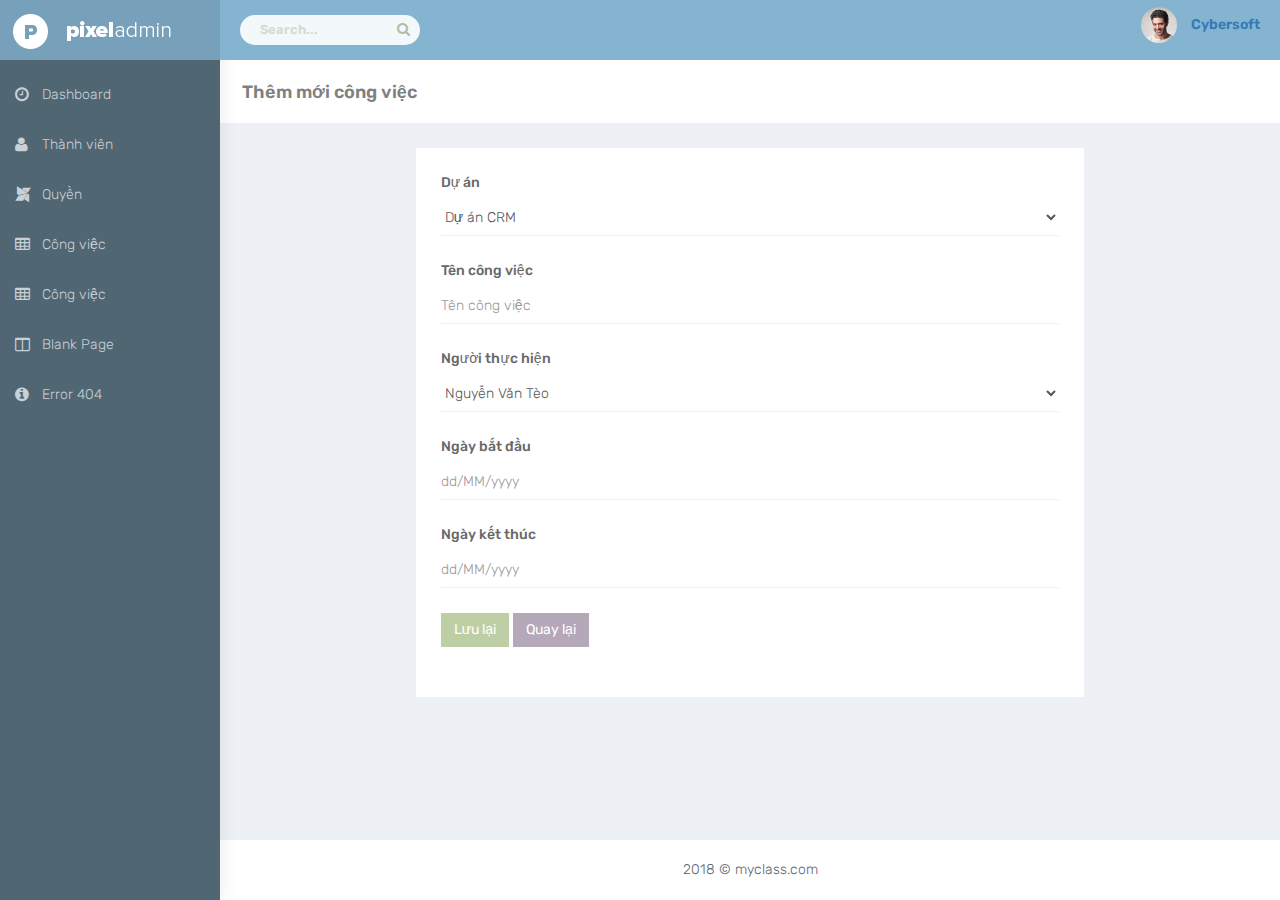
<file: src/main/webapp/task-add.html>
<!DOCTYPE html>
<html lang="en">

<head>
    <meta charset="utf-8">
    <meta http-equiv="X-UA-Compatible" content="IE=edge">
    <meta name="viewport" content="width=device-width, initial-scale=1">
    <meta name="description" content="">
    <meta name="author" content="">
    <link rel="icon" type="image/png" sizes="16x16" href="plugins/images/favicon.png">
    <title>Pixel Admin</title>
    <!-- Bootstrap Core CSS -->
    <link href="bootstrap/dist/css/bootstrap.min.css" rel="stylesheet">
    <!-- Menu CSS -->
    <link href="plugins/bower_components/sidebar-nav/dist/sidebar-nav.min.css" rel="stylesheet">
    <!-- animation CSS -->
    <link href="css/animate.css" rel="stylesheet">
    <!-- Custom CSS -->
    <link href="css/style.css" rel="stylesheet">
    <!-- color CSS -->
    <link href="css/colors/blue-dark.css" id="theme" rel="stylesheet">
    <!-- HTML5 Shim and Respond.js IE8 support of HTML5 elements and media queries -->
    <!-- WARNING: Respond.js doesn't work if you view the page via file:// -->
    <!--[if lt IE 9]>
    <script src="https://oss.maxcdn.com/libs/html5shiv/3.7.0/html5shiv.js"></script>
    <script src="https://oss.maxcdn.com/libs/respond.js/1.4.2/respond.min.js"></script>
<![endif]-->
</head>

<body>
    <!-- Preloader -->
    <div class="preloader">
        <div class="cssload-speeding-wheel"></div>
    </div>
    <div id="wrapper">
        <!-- Navigation -->
        <nav class="navbar navbar-default navbar-static-top m-b-0">
            <div class="navbar-header">
                <a class="navbar-toggle hidden-sm hidden-md hidden-lg " href="javascript:void(0)" data-toggle="collapse"
                    data-target=".navbar-collapse">
                    <i class="fa fa-bars"></i>
                </a>
                <div class="top-left-part">
                    <a class="logo" href="index.html">
                        <b>
                            <img src="plugins/images/pixeladmin-logo.png" alt="home" />
                        </b>
                        <span class="hidden-xs">
                            <img src="plugins/images/pixeladmin-text.png" alt="home" />
                        </span>
                    </a>
                </div>
                <ul class="nav navbar-top-links navbar-left m-l-20 hidden-xs">
                    <li>
                        <form role="search" class="app-search hidden-xs">
                            <input type="text" placeholder="Search..." class="form-control">
                            <a href="">
                                <i class="fa fa-search"></i>
                            </a>
                        </form>
                    </li>
                </ul>
                <ul class="nav navbar-top-links navbar-right pull-right">
                    <li>
                        <div class="dropdown">
                            <a class="profile-pic dropdown-toggle" data-toggle="dropdown" href="#">
                                <img src="plugins/images/users/varun.jpg" alt="user-img" width="36"
                                    class="img-circle" />
                                <b class="hidden-xs">Cybersoft</b>
                            </a>
                            <ul class="dropdown-menu">
                                <li><a href="profile.html">Thông tin cá nhân</a></li>
                                <li><a href="#">Thống kê công việc</a></li>
                                <li class="divider"></li>
                                <li><a href="#">Đăng xuất</a></li>
                            </ul>
                        </div>
                    </li>
                </ul>
            </div>
            <!-- /.navbar-header -->
            <!-- /.navbar-top-links -->
            <!-- /.navbar-static-side -->
        </nav>
        <!-- Left navbar-header -->
        <div class="navbar-default sidebar" role="navigation">
            <div class="sidebar-nav navbar-collapse slimscrollsidebar">
                <ul class="nav" id="side-menu">
                    <li style="padding: 10px 0 0;">
                        <a href="index.html" class="waves-effect"><i class="fa fa-clock-o fa-fw"
                                aria-hidden="true"></i><span class="hide-menu">Dashboard</span></a>
                    </li>
                    <li>
                        <a href="user-table.jsp" class="waves-effect"><i class="fa fa-user fa-fw"
                                                                         aria-hidden="true"></i><span class="hide-menu">Thành viên</span></a>
                    </li>
                    <li>
                        <a href="role-table.jsp" class="waves-effect"><i class="fa fa-modx fa-fw"
                                                                         aria-hidden="true"></i><span class="hide-menu">Quyền</span></a>
                    </li>
                    <li>
                        <a href="groupwork.html" class="waves-effect"><i class="fa fa-table fa-fw"
                                aria-hidden="true"></i><span class="hide-menu">Công việc</span></a>
                    </li>
                    <li>
                        <a href="task.html" class="waves-effect"><i class="fa fa-table fa-fw"
                                aria-hidden="true"></i><span class="hide-menu">Công việc</span></a>
                    </li>
                    <li>
                        <a href="blank.html" class="waves-effect"><i class="fa fa-columns fa-fw"
                                aria-hidden="true"></i><span class="hide-menu">Blank Page</span></a>
                    </li>
                    <li>
                        <a href="404.html" class="waves-effect"><i class="fa fa-info-circle fa-fw"
                                aria-hidden="true"></i><span class="hide-menu">Error 404</span></a>
                    </li>
                </ul>
            </div>
        </div>
        <!-- Left navbar-header end -->
        <!-- Page Content -->
        <div id="page-wrapper">
            <div class="container-fluid">
                <div class="row bg-title">
                    <div class="col-lg-3 col-md-4 col-sm-4 col-xs-12">
                        <h4 class="page-title">Thêm mới công việc</h4>
                    </div>
                </div>
                <!-- /.row -->
                <!-- .row -->
                <div class="row">
                    <div class="col-md-2 col-12"></div>
                    <div class="col-md-8 col-xs-12">
                        <div class="white-box">
                            <form class="form-horizontal form-material">
                                <div class="form-group">
                                    <label class="col-md-12">Dự án</label>
                                    <div class="col-md-12">
                                        <select class="form-control form-control-line">
                                            <option>Dự án CRM</option>
                                            <option>Dự án Elearning</option>
                                            <option>Dự án Rạp chiếu phim</option>
                                        </select>
                                    </div>
                                </div>
                                <div class="form-group">
                                    <label class="col-md-12">Tên công việc</label>
                                    <div class="col-md-12">
                                        <input type="text" placeholder="Tên công việc"
                                            class="form-control form-control-line">
                                    </div>
                                </div>
                                <div class="form-group">
                                    <label class="col-md-12">Người thực hiện</label>
                                    <div class="col-md-12">
                                        <select class="form-control form-control-line">
                                            <option>Nguyễn Văn Tèo</option>
                                            <option>Trần Thị Lan</option>
                                            <option>Cao Ngọc Hiếu</option>
                                        </select>
                                    </div>
                                </div>
                                <div class="form-group">
                                    <label class="col-md-12">Ngày bắt đầu</label>
                                    <div class="col-md-12">
                                        <input type="text" placeholder="dd/MM/yyyy"
                                            class="form-control form-control-line"> 
                                    </div>
                                </div>
                                <div class="form-group">
                                    <label class="col-md-12">Ngày kết thúc</label>
                                    <div class="col-md-12">
                                        <input type="text" placeholder="dd/MM/yyyy"
                                            class="form-control form-control-line"> 
                                    </div>
                                </div>
                                <div class="form-group">
                                    <div class="col-sm-12">
                                        <button type="submit" class="btn btn-success">Lưu lại</button>
                                        <a href="task.html" class="btn btn-primary">Quay lại</a>
                                    </div>
                                </div>
                            </form>
                        </div>
                    </div>
                    <div class="col-md-2 col-12"></div>
                </div>
                <!-- /.row -->
            </div>
            <!-- /.container-fluid -->
            <footer class="footer text-center"> 2018 &copy; myclass.com </footer>
        </div>
        <!-- /#page-wrapper -->
    </div>
    <!-- /#wrapper -->
    <!-- jQuery -->
    <script src="plugins/bower_components/jquery/dist/jquery.min.js"></script>
    <!-- Bootstrap Core JavaScript -->
    <script src="bootstrap/dist/js/bootstrap.min.js"></script>
    <!-- Menu Plugin JavaScript -->
    <script src="plugins/bower_components/sidebar-nav/dist/sidebar-nav.min.js"></script>
    <!--slimscroll JavaScript -->
    <script src="js/jquery.slimscroll.js"></script>
    <!--Wave Effects -->
    <script src="js/waves.js"></script>
    <!-- Custom Theme JavaScript -->
    <script src="js/custom.min.js"></script>
</body>

</html>
</file>
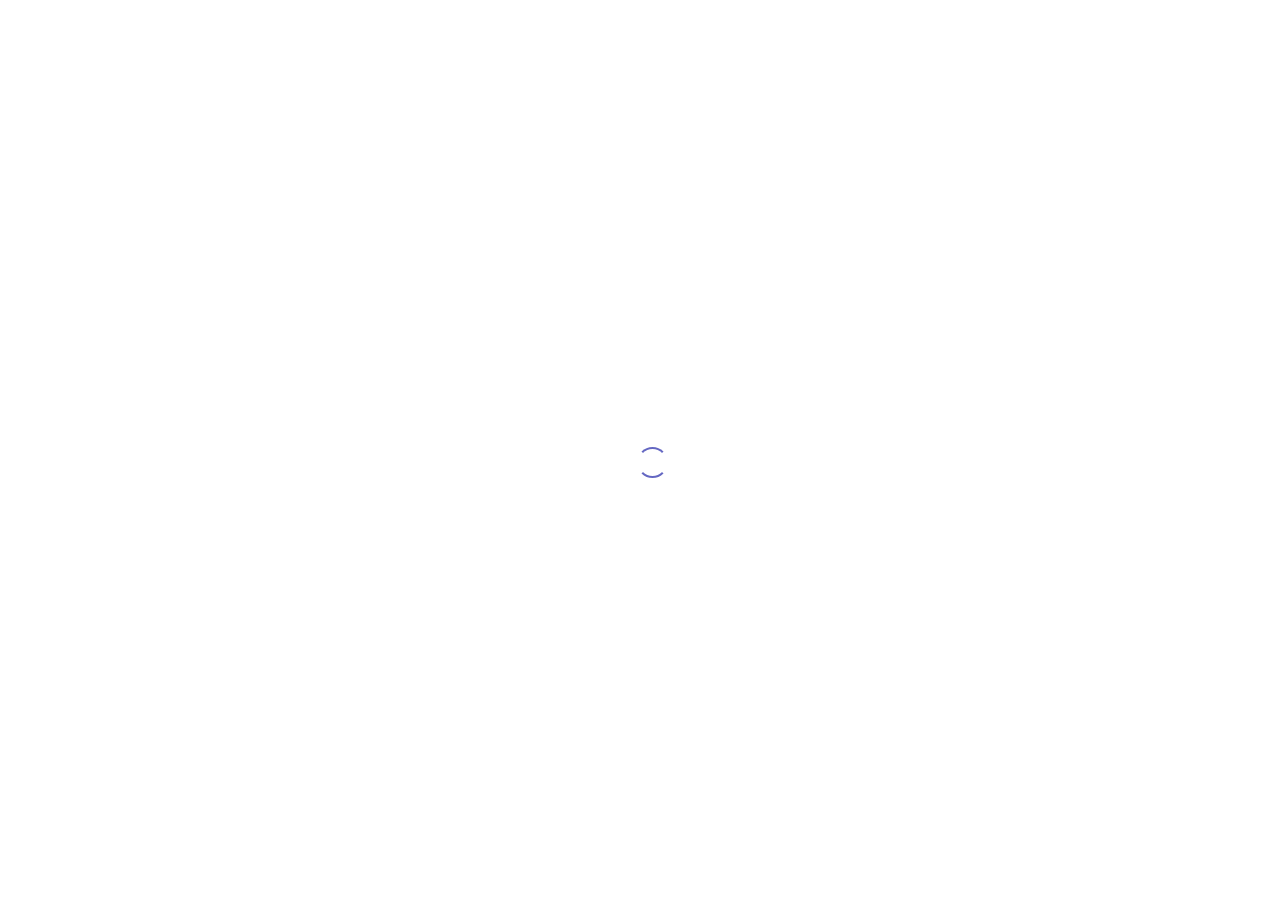
<file: src/main/webapp/task.html>
<!DOCTYPE html>
<html lang="en">

<head>
    <meta charset="utf-8">
    <meta http-equiv="X-UA-Compatible" content="IE=edge">
    <meta name="viewport" content="width=device-width, initial-scale=1">
    <meta name="description" content="">
    <meta name="author" content="">
    <link rel="icon" type="image/png" sizes="16x16" href="plugins/images/favicon.png">
    <title>Pixel Admin</title>
    <!-- Bootstrap Core CSS -->
    <link href="bootstrap/dist/css/bootstrap.min.css" rel="stylesheet">
    <!-- Menu CSS -->
    <link href="plugins/bower_components/sidebar-nav/dist/sidebar-nav.min.css" rel="stylesheet">
    <link rel="stylesheet" href="https://cdn.datatables.net/1.10.19/css/jquery.dataTables.min.css">
    <!-- animation CSS -->
    <link href="css/animate.css" rel="stylesheet">
    <!-- Custom CSS -->
    <link href="css/style.css" rel="stylesheet">
    <!-- color CSS -->
    <link href="css/colors/blue-dark.css" id="theme" rel="stylesheet">
    <link rel="stylesheet" href="./css/custom.css">
    <!-- HTML5 Shim and Respond.js IE8 support of HTML5 elements and media queries -->
    <!-- WARNING: Respond.js doesn't work if you view the page via file:// -->
    <!--[if lt IE 9]>
    <script src="https://oss.maxcdn.com/libs/html5shiv/3.7.0/html5shiv.js"></script>
    <script src="https://oss.maxcdn.com/libs/respond.js/1.4.2/respond.min.js"></script>
<![endif]-->
</head>

<body>
    <!-- Preloader -->
    <div class="preloader">
        <div class="cssload-speeding-wheel"></div>
    </div>
    <div id="wrapper">
        <!-- Navigation -->
        <nav class="navbar navbar-default navbar-static-top m-b-0">
                <div class="navbar-header"> 
                    <a class="navbar-toggle hidden-sm hidden-md hidden-lg " href="javascript:void(0)" data-toggle="collapse" data-target=".navbar-collapse">
                        <i class="fa fa-bars"></i>
                    </a>
                    <div class="top-left-part">
                        <a class="logo" href="index.html">
                            <b>
                                <img src="plugins/images/pixeladmin-logo.png" alt="home" />
                            </b>
                            <span class="hidden-xs">
                                <img src="plugins/images/pixeladmin-text.png" alt="home" />
                            </span>
                        </a>
                    </div>
                    <ul class="nav navbar-top-links navbar-left m-l-20 hidden-xs">
                        <li>
                            <form role="search" class="app-search hidden-xs">
                                <input type="text" placeholder="Search..." class="form-control"> 
                                <a href="">
                                    <i class="fa fa-search"></i>
                                </a>
                            </form>
                        </li>
                    </ul>
                    <ul class="nav navbar-top-links navbar-right pull-right">
                        <li>
                            <div class="dropdown">
                                <a class="profile-pic dropdown-toggle" data-toggle="dropdown" href="#"> 
                                    <img src="plugins/images/users/varun.jpg" alt="user-img" width="36" class="img-circle" />
                                    <b class="hidden-xs">Cybersoft</b> 
                                </a>
                                <ul class="dropdown-menu">
                                    <li><a href="profile.html">Thông tin cá nhân</a></li>
                                    <li><a href="#">Thống kê công việc</a></li>
                                    <li class="divider"></li>
                                    <li><a href="#">Đăng xuất</a></li>
                                </ul>
                            </div>
                        </li>
                    </ul>
                </div>
                <!-- /.navbar-header -->
                <!-- /.navbar-top-links -->
                <!-- /.navbar-static-side -->
            </nav>
        <!-- Left navbar-header -->
        <div class="navbar-default sidebar" role="navigation">
            <div class="sidebar-nav navbar-collapse slimscrollsidebar">
                <ul class="nav" id="side-menu">
                    <li style="padding: 10px 0 0;">
                        <a href="index.html" class="waves-effect"><i class="fa fa-clock-o fa-fw"
                                aria-hidden="true"></i><span class="hide-menu">Dashboard</span></a>
                    </li>
                    <li>
                        <a href="user-table.jsp" class="waves-effect"><i class="fa fa-user fa-fw"
                                                                         aria-hidden="true"></i><span class="hide-menu">Thành viên</span></a>
                    </li>
                    <li>
                        <a href="role-table.jsp" class="waves-effect"><i class="fa fa-modx fa-fw"
                                                                         aria-hidden="true"></i><span class="hide-menu">Quyền</span></a>
                    </li>
                    <li>
                        <a href="groupwork.html" class="waves-effect"><i class="fa fa-table fa-fw"
                                aria-hidden="true"></i><span class="hide-menu">Dự án</span></a>
                    </li>
                    <li>
                        <a href="task.html" class="waves-effect"><i class="fa fa-table fa-fw"
                                aria-hidden="true"></i><span class="hide-menu">Công việc</span></a>
                    </li>
                    <li>
                        <a href="blank.html" class="waves-effect"><i class="fa fa-columns fa-fw"
                                aria-hidden="true"></i><span class="hide-menu">Blank Page</span></a>
                    </li>
                    <li>
                        <a href="404.html" class="waves-effect"><i class="fa fa-info-circle fa-fw"
                                aria-hidden="true"></i><span class="hide-menu">Error 404</span></a>
                    </li>
                </ul>
            </div>
        </div>
        <!-- Left navbar-header end -->
        <!-- Page Content -->
        <div id="page-wrapper">
            <div class="container-fluid">
                <div class="row bg-title">
                    <div class="col-lg-3 col-md-4 col-sm-4 col-xs-12">
                        <h4 class="page-title">Danh sách công việc</h4>
                    </div>
                    <div class="col-lg-9 col-sm-8 col-md-8 col-xs-12 text-right">
                        <a href="task-add.html" class="btn btn-sm btn-success">Thêm mới</a>
                    </div>
                    <!-- /.col-lg-12 -->
                </div>
                <!-- /row -->
                <div class="row">
                    <div class="col-sm-12">
                        <div class="white-box">
                            <div class="table-responsive">
                                <table class="table" id="example">
                                    <thead>
                                        <tr>
                                            <th>STT</th>
                                            <th>Tên Công Việc</th>
                                            <th>Dự Án</th>
                                            <th>Người Thực Hiện</th>
                                            <th>Ngày Bắt Đầu</th>
                                            <th>Ngày Kết Thúc</th>
                                            <th>Trạng Thái</th>
                                            <th>Hành Động</th>
                                        </tr>
                                    </thead>
                                    <tbody>
                                        <tr>
                                            <td>1</td>
                                            <td>Phân tích dự án</td>
                                            <td>Dự án CRM</td>
                                            <td>Nguyễn Văn Tèo</td>
                                            <td>22/05/2019</td>
                                            <td>30/05/2019</td>
                                            <td>Đã hoàn thành</td>
                                            <td>
                                                <a href="#" class="btn btn-sm btn-primary">Sửa</a>
                                                <a href="#" class="btn btn-sm btn-danger">Xóa</a>
                                                <a href="#" class="btn btn-sm btn-info">Xem</a>
                                            </td>
                                        </tr>
                                        <tr>
                                            <td>1</td>
                                            <td>Thiết kế database</td>
                                            <td>Dự án CRM</td>
                                            <td>Trần Thị Lan</td>
                                            <td>22/05/2019</td>
                                            <td>30/05/2019</td>
                                            <td>Đang thực hiện</td>
                                            <td>
                                                <a href="#" class="btn btn-sm btn-primary">Sửa</a>
                                                <a href="#" class="btn btn-sm btn-danger">Xóa</a>
                                                <a href="#" class="btn btn-sm btn-info">Xem</a>
                                            </td>
                                        </tr>
                                    </tbody>
                                </table>
                            </div>
                        </div>
                    </div>
                </div>
                <!-- /.row -->
            </div>
            <!-- /.container-fluid -->
            <footer class="footer text-center"> 2018 &copy; myclass.com </footer>
        </div>
        <!-- /#page-wrapper -->
    </div>
    <!-- /#wrapper -->
    <!-- jQuery -->
    <script src="plugins/bower_components/jquery/dist/jquery.min.js"></script>
    <!-- Bootstrap Core JavaScript -->
    <script src="bootstrap/dist/js/bootstrap.min.js"></script>
    <!-- Menu Plugin JavaScript -->
    <script src="plugins/bower_components/sidebar-nav/dist/sidebar-nav.min.js"></script>
    <!--slimscroll JavaScript -->
    <script src="js/jquery.slimscroll.js"></script>
    <script src="https://cdn.datatables.net/1.10.19/js/jquery.dataTables.min.js"></script>
    <!--Wave Effects -->
    <script src="js/waves.js"></script>
    <!-- Custom Theme JavaScript -->
    <script src="js/custom.min.js"></script>
    <script>
        $(document).ready(function () {
            $('#example').DataTable();
        });
    </script>
</body>

</html>
</file>
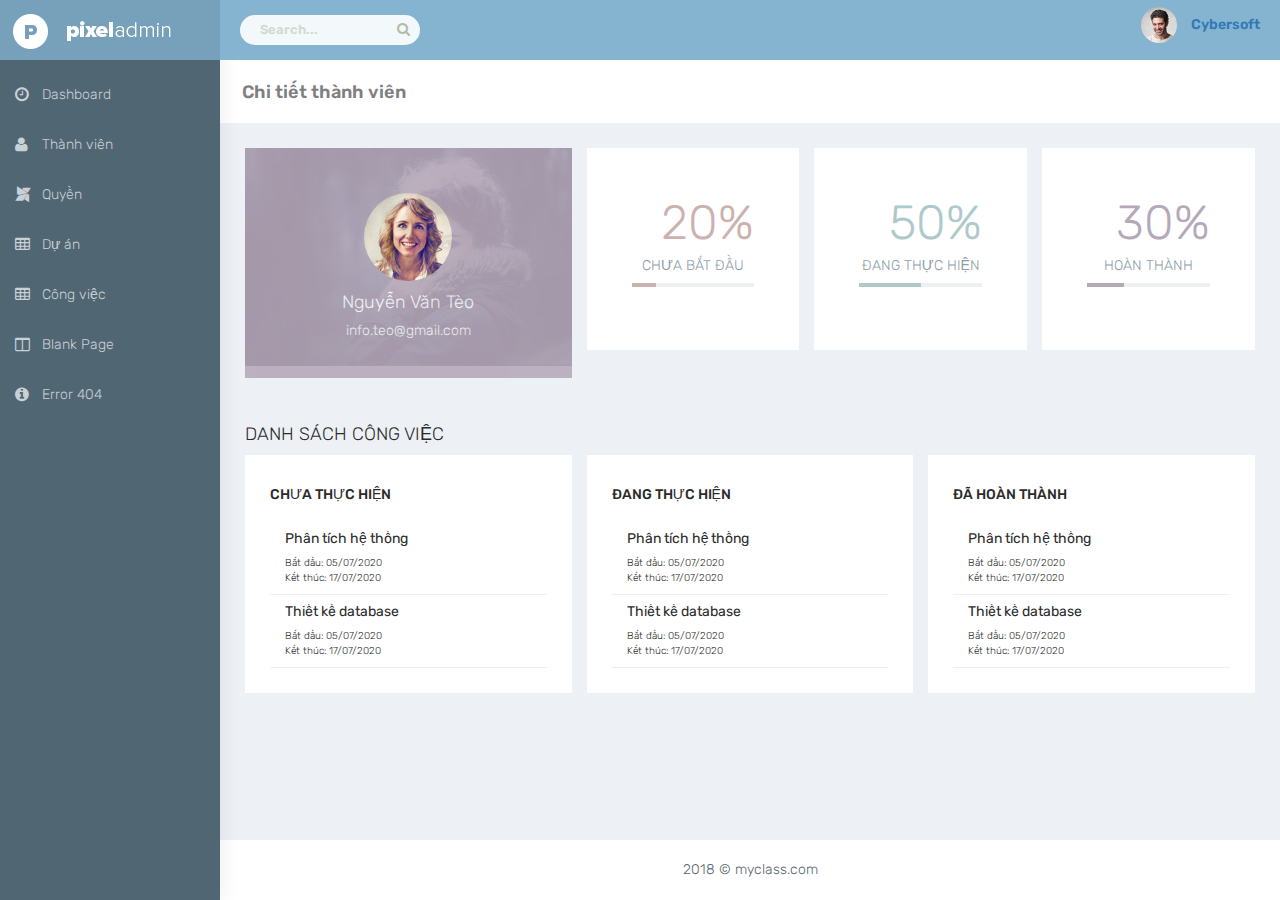
<file: src/main/webapp/user-details.html>
<!DOCTYPE html>
<html lang="en">

<head>
    <meta charset="utf-8">
    <meta http-equiv="X-UA-Compatible" content="IE=edge">
    <meta name="viewport" content="width=device-width, initial-scale=1">
    <meta name="description" content="">
    <meta name="author" content="">
    <link rel="icon" type="image/png" sizes="16x16" href="plugins/images/favicon.png">
    <title>Pixel Admin</title>
    <!-- Bootstrap Core CSS -->
    <link href="bootstrap/dist/css/bootstrap.min.css" rel="stylesheet">
    <!-- Menu CSS -->
    <link href="plugins/bower_components/sidebar-nav/dist/sidebar-nav.min.css" rel="stylesheet">
    <!-- animation CSS -->
    <link href="css/animate.css" rel="stylesheet">
    <!-- Custom CSS -->
    <link href="css/style.css" rel="stylesheet">
    <!-- color CSS -->
    <link href="css/colors/blue-dark.css" id="theme" rel="stylesheet">
    <!-- HTML5 Shim and Respond.js IE8 support of HTML5 elements and media queries -->
    <!-- WARNING: Respond.js doesn't work if you view the page via file:// -->
    <!--[if lt IE 9]>
    <script src="https://oss.maxcdn.com/libs/html5shiv/3.7.0/html5shiv.js"></script>
    <script src="https://oss.maxcdn.com/libs/respond.js/1.4.2/respond.min.js"></script>
<![endif]-->
</head>

<body>
    <!-- Preloader -->
    <div class="preloader">
        <div class="cssload-speeding-wheel"></div>
    </div>
    <div id="wrapper">
        <!-- Navigation -->
        <nav class="navbar navbar-default navbar-static-top m-b-0">
                <div class="navbar-header"> 
                    <a class="navbar-toggle hidden-sm hidden-md hidden-lg " href="javascript:void(0)" data-toggle="collapse" data-target=".navbar-collapse">
                        <i class="fa fa-bars"></i>
                    </a>
                    <div class="top-left-part">
                        <a class="logo" href="index.html">
                            <b>
                                <img src="plugins/images/pixeladmin-logo.png" alt="home" />
                            </b>
                            <span class="hidden-xs">
                                <img src="plugins/images/pixeladmin-text.png" alt="home" />
                            </span>
                        </a>
                    </div>
                    <ul class="nav navbar-top-links navbar-left m-l-20 hidden-xs">
                        <li>
                            <form role="search" class="app-search hidden-xs">
                                <input type="text" placeholder="Search..." class="form-control"> 
                                <a href="">
                                    <i class="fa fa-search"></i>
                                </a>
                            </form>
                        </li>
                    </ul>
                    <ul class="nav navbar-top-links navbar-right pull-right">
                        <li>
                            <div class="dropdown">
                                <a class="profile-pic dropdown-toggle" data-toggle="dropdown" href="#"> 
                                    <img src="plugins/images/users/varun.jpg" alt="user-img" width="36" class="img-circle" />
                                    <b class="hidden-xs">Cybersoft</b> 
                                </a>
                                <ul class="dropdown-menu">
                                    <li><a href="profile.html">Thông tin cá nhân</a></li>
                                    <li><a href="#">Thống kê công việc</a></li>
                                    <li class="divider"></li>
                                    <li><a href="#">Đăng xuất</a></li>
                                </ul>
                            </div>
                        </li>
                    </ul>
                </div>
                <!-- /.navbar-header -->
                <!-- /.navbar-top-links -->
                <!-- /.navbar-static-side -->
            </nav>
        <!-- Left navbar-header -->
        <div class="navbar-default sidebar" role="navigation">
            <div class="sidebar-nav navbar-collapse slimscrollsidebar">
                <ul class="nav" id="side-menu">
                    <li style="padding: 10px 0 0;">
                        <a href="index.html" class="waves-effect"><i class="fa fa-clock-o fa-fw"
                                aria-hidden="true"></i><span class="hide-menu">Dashboard</span></a>
                    </li>
                    <li>
                        <a href="user-table.jsp" class="waves-effect"><i class="fa fa-user fa-fw"
                                                                         aria-hidden="true"></i><span class="hide-menu">Thành viên</span></a>
                    </li>
                    <li>
                        <a href="role-table.jsp" class="waves-effect"><i class="fa fa-modx fa-fw"
                                                                         aria-hidden="true"></i><span class="hide-menu">Quyền</span></a>
                    </li>
                    <li>
                        <a href="groupwork.html" class="waves-effect"><i class="fa fa-table fa-fw"
                                aria-hidden="true"></i><span class="hide-menu">Dự án</span></a>
                    </li>
                    <li>
                        <a href="task.html" class="waves-effect"><i class="fa fa-table fa-fw"
                                aria-hidden="true"></i><span class="hide-menu">Công việc</span></a>
                    </li>
                    <li>
                        <a href="blank.html" class="waves-effect"><i class="fa fa-columns fa-fw"
                                aria-hidden="true"></i><span class="hide-menu">Blank Page</span></a>
                    </li>
                    <li>
                        <a href="404.html" class="waves-effect"><i class="fa fa-info-circle fa-fw"
                                aria-hidden="true"></i><span class="hide-menu">Error 404</span></a>
                    </li>
                </ul>
            </div>
        </div>
        <!-- Left navbar-header end -->
        <!-- Page Content -->
        <div id="page-wrapper">
            <div class="container-fluid">
                <div class="row bg-title">
                    <div class="col-lg-3 col-md-4 col-sm-4 col-xs-12">
                        <h4 class="page-title">Chi tiết thành viên</h4>
                    </div>
                </div>
                <!-- /.row -->
                <!-- .row -->
                <div class="row">
                    <div class="col-md-4 col-xs-12">
                        <div class="white-box">
                            <div class="user-bg"> <img width="100%" alt="user" src="plugins/images/large/img1.jpg">
                                <div class="overlay-box">
                                    <div class="user-content">
                                        <a href="javascript:void(0)"><img src="plugins/images/users/genu.jpg"
                                                class="thumb-lg img-circle" alt="img"></a>
                                        <h4 class="text-white">Nguyễn Văn Tèo</h4>
                                        <h5 class="text-white">info.teo@gmail.com</h5>
                                    </div>
                                </div>
                            </div>
                            
                        </div>
                    </div>
                    <div class="col-md-8 col-xs-12">
                        <!-- BEGIN THỐNG KÊ -->
	<div class="row">
		<!--col -->
		<div class="col-lg-4 col-md-4 col-sm-12 col-xs-12">
			<div class="white-box">
				<div class="col-in row">
					<div class="col-xs-12">
						<h3 class="counter text-right m-t-15 text-danger">20%</h3>
                    </div>
                    <div class="col-xs-12">
						<i data-icon="E" class="linea-icon linea-basic"></i>
						<h5 class="text-muted vb text-center">CHƯA BẮT ĐẦU</h5>
					</div>
					<div class="col-md-12 col-sm-12 col-xs-12">
						<div class="progress">
							<div class="progress-bar progress-bar-danger" role="progressbar"
								aria-valuenow="40" aria-valuemin="0" aria-valuemax="100"
								style="width: 20%"></div>
						</div>
					</div>
				</div>
			</div>
		</div>
		<!-- /.col -->
		<!--col -->
		<div class="col-lg-4 col-md-4 col-sm-12 col-xs-12">
			<div class="white-box">
				<div class="col-in row">
					<div class="col-xs-12">
						<h3 class="counter text-right m-t-15 text-megna">50%</h3>
                    </div>
                    <div class="col-xs-12">
						<i class="linea-icon linea-basic" data-icon="&#xe01b;"></i>
						<h5 class="text-muted vb text-center">ĐANG THỰC HIỆN</h5>
					</div>
					<div class="col-md-12 col-sm-12 col-xs-12">
						<div class="progress">
							<div class="progress-bar progress-bar-megna" role="progressbar"
								aria-valuenow="40" aria-valuemin="0" aria-valuemax="100"
								style="width: 50%"></div>
						</div>
					</div>
				</div>
			</div>
		</div>
		<!-- /.col -->
		<!--col -->
		<div class="col-lg-4 col-md-4 col-sm-12 col-xs-12">
			<div class="white-box">
				<div class="col-in row">
					<div class="col-xs-12">
						<h3 class="counter text-right m-t-15 text-primary">30%</h3>
                    </div>
                    <div class="col-xs-12">
						<i class="linea-icon linea-basic" data-icon="&#xe00b;"></i>
						<h5 class="text-muted vb text-center">HOÀN THÀNH</h5>
					</div>
					<div class="col-md-12 col-sm-12 col-xs-12">
						<div class="progress">
							<div class="progress-bar progress-bar-primary" role="progressbar"
								aria-valuenow="40" aria-valuemin="0" aria-valuemax="100"
								style="width: 30%"></div>
						</div>
					</div>
				</div>
			</div>
		</div>
		<!-- /.col -->
	</div>
	<!-- END THỐNG KÊ -->

                    </div>
                </div><br />
                <!-- /.row -->
                <!-- BEGIN DANH SÁCH CÔNG VIỆC -->
                <h4>DANH SÁCH CÔNG VIỆC</h4>
                <div class="row">
                    <div class="col-md-4">
                        <div class="white-box">
                            <h3 class="box-title">Chưa thực hiện</h3>
                            <div class="message-center">
                                <a href="#">
                                    <div class="mail-contnet">
                                        <h5>Phân tích hệ thống</h5>
                                        <span class="mail-desc"></span>
                                        <span class="time">Bắt đầu: 05/07/2020</span>
                                        <span class="time">Kết thúc: 17/07/2020</span>
                                    </div>
                                </a> 
                                <a href="#">
                                    <div class="mail-contnet">
                                        <h5>Thiết kế database</h5>
                                        <span class="mail-desc"></span>
                                        <span class="time">Bắt đầu: 05/07/2020</span>
                                        <span class="time">Kết thúc: 17/07/2020</span>
                                    </div>
                                </a>
                            </div>
                        </div>
                    </div>
                    <div class="col-md-4">
                        <div class="white-box">
                            <h3 class="box-title">Đang thực hiện</h3>
                            <div class="message-center">
                                <a href="#">
                                    <div class="mail-contnet">
                                        <h5>Phân tích hệ thống</h5>
                                        <span class="mail-desc"></span>
                                        <span class="time">Bắt đầu: 05/07/2020</span>
                                        <span class="time">Kết thúc: 17/07/2020</span>
                                    </div>
                                </a> 
                                <a href="#">
                                    <div class="mail-contnet">
                                        <h5>Thiết kế database</h5>
                                        <span class="mail-desc"></span>
                                        <span class="time">Bắt đầu: 05/07/2020</span>
                                        <span class="time">Kết thúc: 17/07/2020</span>
                                    </div>
                                </a>
                            </div>
                        </div>
                    </div>
                    <div class="col-md-4">
                        <div class="white-box">
                            <h3 class="box-title">Đã hoàn thành</h3>
                            <div class="message-center">
                                <a href="#">
                                    <div class="mail-contnet">
                                        <h5>Phân tích hệ thống</h5>
                                        <span class="mail-desc"></span>
                                        <span class="time">Bắt đầu: 05/07/2020</span>
                                        <span class="time">Kết thúc: 17/07/2020</span>
                                    </div>
                                </a> 
                                <a href="#">
                                    <div class="mail-contnet">
                                        <h5>Thiết kế database</h5>
                                        <span class="mail-desc"></span>
                                        <span class="time">Bắt đầu: 05/07/2020</span>
                                        <span class="time">Kết thúc: 17/07/2020</span>
                                    </div>
                                </a>
                            </div>
                        </div>
                    </div>
                </div>
                <!-- END DANH SÁCH CÔNG VIỆC -->
            </div>
            <!-- /.container-fluid -->
            <footer class="footer text-center"> 2018 &copy; myclass.com </footer>
        </div>
        <!-- /#page-wrapper -->
    </div>
    <!-- /#wrapper -->
    <!-- jQuery -->
    <script src="plugins/bower_components/jquery/dist/jquery.min.js"></script>
    <!-- Bootstrap Core JavaScript -->
    <script src="bootstrap/dist/js/bootstrap.min.js"></script>
    <!-- Menu Plugin JavaScript -->
    <script src="plugins/bower_components/sidebar-nav/dist/sidebar-nav.min.js"></script>
    <!--slimscroll JavaScript -->
    <script src="js/jquery.slimscroll.js"></script>
    <!--Wave Effects -->
    <script src="js/waves.js"></script>
    <!-- Custom Theme JavaScript -->
    <script src="js/custom.min.js"></script>
</body>

</html>
</file>
<file: src/main/webapp/plugins/bower_components/morrisjs/morris.css>
.morris-hover {
	position:absolute;
	z-index:1;
}

.morris-hover.morris-default-style .morris-hover-row-label {
	font-weight:bold;
	margin:0.25em 0
}
.morris-hover.morris-default-style .morris-hover-point {
	white-space:nowrap;
	margin:0.1em 0
}
.morris-hover.morris-default-style {
    border-radius: 2px;
    padding: 10px 12px;
    color: #666;
    background:rgba(0, 0, 0, 0.7);
    border: none;
    color: #fff!important ;
}
 .morris-hover-point {
      color: rgba(257, 257, 257, 0.8)!important ;
   }
</file>
<file: src/main/webapp/css/style.css>
@import 'https://fonts.googleapis.com/css?family=Rubik:300,400,500,700,900';@import "spinners.css";.preloader{width:100%;height:100%;top:0;position:fixed;z-index:99999;background:#fff}.preloader .cssload-speeding-wheel{position:absolute;top:calc(50% - 3.5px);left:calc(50% - 3.5px)}@font-face{font-family:Poppins;font-style:normal;font-weight:400;src:url(https://fonts.gstatic.com/s/poppins/v1/2fCJtbhSlhNNa6S2xlh9GyEAvth_LlrfE80CYdSH47w.woff2) format('woff2');unicode-range:U+02BC,U+0900097F,U+1CD0-1CF6,U+1CF8-1CF9,U+200B-200D,U+20A8,U+20B9,U+25CC,U+A830-A839,U+A8E0-A8FB}@font-face{font-family:Poppins;font-style:normal;font-weight:400;src:url(https://fonts.gstatic.com/s/poppins/v1/UGh2YG8gx86rRGiAZYIbVyEAvth_LlrfE80CYdSH47w.woff2) format('woff2');unicode-range:U+0100024F,U+1E00-1EFF,U+20A0-20AB,U+20AD-20CF,U+2C60-2C7F,U+A720-A7FF}@font-face{font-family:Poppins;font-style:normal;font-weight:400;src:url(https://fonts.gstatic.com/s/poppins/v1/yQWaOD4iNU5NTY0apN-qj_k_vArhqVIZ0nv9q090hN8.woff2) format('woff2');unicode-range:U+000000FF,U+0131,U+01520153,U+02C6,U+02DA,U+02DC,U+2000-206F,U+2074,U+20AC,U+2212,U+2215,U+E0FF,U+EFFD,U+F000}**********{outline:0!important}body{background:#4f5467;font-family:Rubik,sans-serif;margin:0;overflow-x:hidden;color:#686868;font-weight:300}html{position:relative;min-height:100%;background:#fff}h1,h2,h3,h4,h5,h6{color:#2b2b2b;font-family:Rubik,sans-serif;margin:10px 0;font-weight:300}h1{line-height:48px;font-size:36px}h2{line-height:36px;font-size:24px}h3{line-height:30px;font-size:21px}h4{line-height:22px;font-size:18px}h5{font-size:16px;font-size:14px}.dn{display:none}.db{display:block}.light_op_text{color:rgba(255,255,255,.5)}blockquote{border-left:5px solid #ff6849!important;border:1px solid rgba(120,130,140,.13)}p{line-height:1.6}b{font-weight:600}a:active,a:focus,a:hover{outline:0;text-decoration:none}.clear{clear:both}.font-12{font-size:12px}hr{border-color:rgba(120,130,140,.13)}.b-t{border-top:1px solid rgba(120,130,140,.13)}.b-b{border-bottom:1px solid rgba(120,130,140,.13)}.b-l{border-left:1px solid rgba(120,130,140,.13)}.b-r{border-right:1px solid rgba(120,130,140,.13)}.b-all{border:1px solid rgba(120,130,140,.13)}.b-none{border:0!important}.max-height{height:310px;overflow:auto}.t-a-c{text-align:center!important}.p-0{padding:0!important}.p-10{padding:10px!important}.p-20{padding:20px!important}.p-30{padding:30px!important}.p-l-0{padding-left:0!important}.p-l-10{padding-left:10px!important}.p-l-20{padding-left:20px!important}.p-r-0{padding-right:0!important}.p-r-10{padding-right:10px!important}.p-r-20{padding-right:20px!important}.p-r-30{padding-right:30px!important}.p-r-40{padding-right:40px!important}.p-t-0{padding-top:0!important}.p-t-10{padding-top:10px!important}.p-t-20{padding-top:20px!important}.p-b-0{padding-bottom:0!important}.p-b-5{padding-bottom:5px!important}.p-b-10{padding-bottom:10px!important}.p-b-20{padding-bottom:20px!important}.p-b-30{padding-bottom:30px!important}.p-b-40{padding-bottom:40px!important}.m-0{margin:0!important}.m-l-5{margin-left:5px!important}.m-l-10{margin-left:10px!important}.m-l-15{margin-left:15px!important}.m-l-20{margin-left:20px!important}.m-l-30{margin-left:30px!important}.m-l-40{margin-left:40px!important}.m-r-5{margin-right:5px!important}.m-r-10{margin-right:10px!important}.m-r-15{margin-right:15px!important}.m-r-20{margin-right:20px!important}.m-r-30{margin-right:30px!important}.m-r-40{margin-right:40px!important}.m-t-5{margin-top:5px!important}.m-t-0{margin-top:0!important}.m-t-10{margin-top:10px!important}.m-t-15{margin-top:15px!important}.m-t-20{margin-top:20px!important}.m-t-30{margin-top:30px!important}.m-t-40{margin-top:40px!important}.m-b-0{margin-bottom:0!important}.m-b-5{margin-bottom:5px!important}.m-b-10{margin-bottom:10px!important}.m-b-15{margin-bottom:15px!important}.m-b-20{margin-bottom:20px!important}.m-b-30{margin-bottom:30px!important}.m-b-40{margin-bottom:40px!important}.vt{vertical-align:top}.vb{vertical-align:bottom}.font-bold{font-weight:700}.font-normal{font-weight:400}.font-light{font-weight:300}.pull-in{margin-left:-15px;margin-right:-15px}.b-0{border:none!important}.vertical-middle{vertical-align:middle}.bx-shadow{-moz-box-shadow:0 1px 2px 0 rgba(0,0,0,.1);-webkit-box-shadow:0 1px 2px 0 rgba(0,0,0,.1);box-shadow:0 1px 2px 0 rgba(0,0,0,.1)}.mx-box{max-height:380px;min-height:380px}.thumb-sm{height:32px;width:32px}.thumb-md{height:48px;width:48px}.thumb-lg{height:88px;width:88px}.txt-oflo{text-overflow:ellipsis;overflow:hidden;white-space:nowrap}.get-code{color:#2b2b2b;cursor:pointer;border-radius:100%;background:#fff;padding:4px 5px;font-size:10px;margin:0 5px;vertical-align:middle}.badge{text-transform:uppercase;font-weight:600;padding:4px 5px 2px;font-size:12px;margin-top:1px;background-color:#cbc3ae}.badge-xs{font-size:9px}.badge-sm,.badge-xs{-webkit-transform:translate(0,-2px);-ms-transform:translate(0,-2px);-o-transform:translate(0,-2px);transform:translate(0,-2px)}.badge-success{background-color:#becfa6}.badge-info{background-color:#85b4d0}.badge-warning{background-color:#cbc3ae}.badge-danger{background-color:#cbb2ae}.badge-purple{background-color:#b5a8b9}.badge-red{background-color:#fb3a3a}.badge-inverse{background-color:#b6b9a8}.notify{position:relative;margin-top:-30px}.notify .heartbit{position:absolute;top:-20px;right:-16px;height:25px;width:25px;z-index:10;border:5px solid #cbb2ae;border-radius:70px;-moz-animation:heartbit 1s ease-out;-moz-animation-iteration-count:infinite;-o-animation:heartbit 1s ease-out;-o-animation-iteration-count:infinite;-webkit-animation:heartbit 1s ease-out;-webkit-animation-iteration-count:infinite;animation-iteration-count:infinite}.notify .point{width:6px;height:6px;-webkit-border-radius:30px;-moz-border-radius:30px;border-radius:30px;background-color:#cbb2ae;position:absolute;right:-6px;top:-10px}@-moz-keyframes heartbit{0%{-moz-transform:scale(0);opacity:0}25%{-moz-transform:scale(.1);opacity:.1}50%{-moz-transform:scale(.5);opacity:.3}75%{-moz-transform:scale(.8);opacity:.5}100%{-moz-transform:scale(1);opacity:0}}@-webkit-keyframes heartbit{0%{-webkit-transform:scale(0);opacity:0}25%{-webkit-transform:scale(.1);opacity:.1}50%{-webkit-transform:scale(.5);opacity:.3}75%{-webkit-transform:scale(.8);opacity:.5}100%{-webkit-transform:scale(1);opacity:0}}.text-white{color:#fff}.text-danger{color:#cbb2ae}.text-muted{color:#8d9ea7}.text-warning{color:#cbc3ae}.text-success{color:#becfa6}.text-info{color:#85b4d0}.text-inverse{color:#b6b9a8}.text-blue{color:#02bec9}.text-primary,.text-purple{color:#b5a8b9}.text-megna{color:#aec9cb}.text-dark{color:#686868!important}.bg-primary{background-color:#b5a8b9!important}.bg-success{background-color:#becfa6!important}.bg-info{background-color:#85b4d0!important}.bg-warning{background-color:#cbc3ae!important}.bg-danger{background-color:#cbb2ae!important}.bg-theme{background-color:#ff6849!important}.bg-theme-dark{background-color:#4f5467!important}.bg-inverse{background-color:#b6b9a8!important}.bg-purple{background-color:#b5a8b9!important}.bg-white{background-color:#fff!important}.label{letter-spacing:.05em;border-radius:60px;padding:4px 16px 3px;font-weight:500}.label-rouded,.label-rounded{border-radius:60px;padding:4px 16px 3px;font-weight:500}.label-custom{background-color:#aec9cb}.label-success{background-color:#becfa6}.label-info{background-color:#85b4d0}.label-warning{background-color:#cbc3ae}.label-danger{background-color:#cbb2ae}.label-megna{background-color:#aec9cb}.label-primary,.label-purple{background-color:#b5a8b9}.label-red{background-color:#fb3a3a}.label-inverse{background-color:#b6b9a8}.dropdown-menu{border:1px solid rgba(120,130,140,.13);border-radius:0;box-shadow:0 3px 12px rgba(0,0,0,.05)!important;-webkit-box-shadow:0!important;-moz-box-shadow:0!important;padding-bottom:8px;margin-top:0}.dropdown-menu>li>a{padding:9px 20px}.dropdown-menu>li>a:focus,.dropdown-menu>li>a:hover{background:#f7fafc}.navbar-top-links .progress{margin-bottom:6px}label{font-weight:500}.btn{border-radius:0}.form-control{background-color:#fff;border:1px solid #e4e7ea;border-radius:0;box-shadow:none;color:#565656;height:38px;max-width:100%;padding:7px 12px;transition:all 300ms linear 0s}.form-control:focus{box-shadow:none;border-color:#2b2b2b}.input-sm{height:30px;padding:5px 10px;font-size:12px;line-height:1.5}.input-lg{height:44px;padding:5px 10px;font-size:18px}.bootstrap-tagsinput{border:1px solid #e4e7ea;border-radius:0;box-shadow:none;display:block;padding:7px 12px}.bootstrap-touchspin .input-group-btn-vertical>.btn{padding:9px 10px}.bootstrap-touchspin .input-group-btn-vertical .bootstrap-touchspin-down,.bootstrap-touchspin .input-group-btn-vertical .bootstrap-touchspin-up{border-radius:0}.input-group-btn .btn{padding:8px 12px}.form-horizontal .form-group{margin-left:-7.5px;margin-right:-7.5px;margin-bottom:25px}.form-group{margin-bottom:25px}.list-group-item,.list-group-item:first-child,.list-group-item:last-child{border-radius:0;border-color:rgba(120,130,140,.13)}.list-group-item.active,.list-group-item.active:focus,.list-group-item.active:hover{background:#85b4d0;border-color:#85b4d0}.list-task .list-group-item,.list-task .list-group-item:first-child{border-radius:0;border:0}.list-task .list-group-item:last-child{border-radius:0;border:0}.media{border:1px solid rgba(120,130,140,.13);margin-bottom:10px;padding:15px}.media .media-heading{font-weight:500}.well,pre{background:#fff;border-radius:0}.nav-tabs>li>a{border-radius:0;color:#2b2b2b}.nav-tabs>li>a:focus,.nav-tabs>li>a:hover{background:#fff}.modal-content{border-radius:0;box-shadow:0 5px 15px rgba(0,0,0,.1)}.alert{border-radius:0}.carousel-control{width:8%}.carousel-control span{position:absolute;top:50%;z-index:5;display:inline-block;font-size:30px}.popover{border-radius:0}.popover-title{padding:5px 14px}.container-fluid{padding-left:25px;padding-right:25px;padding-bottom:15px}.col-lg-1,.col-lg-10,.col-lg-11,.col-lg-12,.col-lg-2,.col-lg-3,.col-lg-4,.col-lg-5,.col-lg-6,.col-lg-7,.col-lg-8,.col-lg-9,.col-md-1,.col-md-10,.col-md-11,.col-md-12,.col-md-2,.col-md-3,.col-md-4,.col-md-5,.col-md-6,.col-md-7,.col-md-8,.col-md-9,.col-sm-1,.col-sm-10,.col-sm-11,.col-sm-12,.col-sm-2,.col-sm-3,.col-sm-4,.col-sm-5,.col-sm-6,.col-sm-7,.col-sm-8,.col-sm-9,.col-xs-1,.col-xs-10,.col-xs-11,.col-xs-12,.col-xs-2,.col-xs-3,.col-xs-4,.col-xs-5,.col-xs-6,.col-xs-7,.col-xs-8,.col-xs-9{padding-left:7.5px;padding-right:7.5px}.row{margin-right:-7.5px;margin-left:-7.5px}.btn-group-vertical>.btn:first-child:not(:last-child),.btn-group-vertical>.btn:last-child:not(:first-child){border-radius:0}.table-responsive{overflow-y:hidden}.pagination>li:first-child>a,.pagination>li:first-child>span{border-bottom-left-radius:0;border-top-left-radius:0}.pagination>li:last-child>a,.pagination>li:last-child>span{border-bottom-right-radius:0;border-top-right-radius:0}.pagination>li>a,.pagination>li>span{color:#2b2b2b}.pagination>li>a:focus,.pagination>li>a:hover,.pagination>li>span:focus,.pagination>li>span:hover{background-color:#e4e7ea}.pagination-split li{margin-left:5px;display:inline-block;float:left}.pagination-split li:first-child{margin-left:0}.pagination-split li a{-moz-border-radius:0;-webkit-border-radius:0;border-radius:0}.pagination>.active>a,.pagination>.active>a:focus,.pagination>.active>a:hover,.pagination>.active>span,.pagination>.active>span:focus,.pagination>.active>span:hover{background-color:#ff6849;border-color:#ff6849}.pager li>a,.pager li>span{-moz-border-radius:0;-webkit-border-radius:0;border-radius:0;color:#2b2b2b}.table-box{display:table;width:100%}.cell{display:table-cell;vertical-align:middle}.jqstooltip{width:auto!important;height:auto!important}#wrapper{width:100%}#page-wrapper{padding:0 0 60px;min-height:568px;background:#edf1f5}.footer{bottom:0;color:#58666e;left:0;padding:20px 30px;position:absolute;right:0;background:#fff}.bg-title{background:#fff;overflow:hidden;padding:15px 15px 10px;margin-bottom:25px;margin-left:-25.5px;margin-right:-25.5px}.bg-title h4{color:rgba(0,0,0,.5);font-weight:600;margin-top:6px}.bg-title .breadcrumb{background:0 0;margin-bottom:0;float:right;padding:0;margin-top:8px}.bg-title .breadcrumb a{color:rgba(0,0,0,.5)}.bg-title .breadcrumb a:hover{color:#000}.bg-title .breadcrumb .active{color:#ff6849}.logo b{height:60px;display:inline-block;width:60px;line-height:60px;text-align:center}.logo i{color:#fff}.top-left-part{width:220px;float:left}.top-left-part a{color:#fff;font-size:18px;padding-left:0;text-transform:uppercase}.navbar-header{width:100%;background:#3c4451;border:0}.navbar-default{border:0}.navbar-top-links{margin-right:0}.navbar-top-links .badge{position:absolute;right:6px;top:15px}.navbar-top-links>li{float:left}.navbar-top-links>li>a{color:#fff;padding:0 12px;line-height:60px;min-height:60px}.navbar-top-links>li>a:hover{background:rgba(0,0,0,.1)}.navbar-top-links>li>a:focus{background:rgba(0,0,0,0)}.nav .open>a,.nav .open>a:focus,.nav .open>a:hover{background:transparent}.navbar-top-links .dropdown-menu li{display:block}.navbar-top-links .dropdown-menu li:last-child{margin-right:0}.navbar-top-links .dropdown-menu li a div{white-space:normal}.navbar-top-links .dropdown-alerts,.navbar-top-links .dropdown-messages,.navbar-top-links .dropdown-tasks{width:310px;min-width:0}.navbar-top-links .dropdown-messages{margin-left:5px}.navbar-top-links .dropdown-tasks{margin-left:-59px}.navbar-top-links .dropdown-alerts{margin-left:-123px}.navbar-top-links .dropdown-user{right:0;left:auto}.navbar-header .navbar-toggle{float:none;padding:0 15px;line-height:60px;border:0;color:rgba(255,255,255,.5);margin:0;display:inline-block;border-radius:0}.navbar-header .navbar-toggle:focus,.navbar-header .navbar-toggle:hover{background:rgba(0,0,0,.3);color:#fff}.app-search{position:relative;margin:0}.app-search a{position:absolute;top:20px;right:10px;color:#b6b9a8}.app-search .form-control,.app-search .form-control:focus{border:none;font-size:13px;color:#b6b9a8;padding-left:20px;padding-right:40px;background:rgba(255,255,255,.9);box-shadow:none;height:30px;font-weight:600;width:180px;display:inline-block;line-height:30px;margin-top:15px;border-radius:40px;transition:.5s ease-out}.app-search .form-control::-moz-placeholder{color:#b6b9a8;opacity:.5}.app-search .form-control::-webkit-input-placeholder{color:#b6b9a8;opacity:.5}.app-search .form-control::-ms-placeholder{color:#b6b9a8;opacity:.5}.nav-small-cap{color:#a6afbb;cursor:default;font-weight:500;text-transform:uppercase;font-size:13px;letter-spacing:.035em;padding:12px 15px!important;pointer-events:none;margin:20px 0 0 -15px}.profile-pic{padding:0 20px;line-height:50px}.profile-pic img{margin-right:10px}.drop-title{border-bottom:1px solid rgba(0,0,0,.1);color:#2b2b2b;font-size:15px;font-weight:600;padding:11px 20px 15px}.btn-outline{color:inherit;background-color:transparent;transition:all .5s}.btn-rounded{border-radius:60px}.btn-custom,.btn-custom.disabled{background:#ff6849;border:1px solid #ff6849;color:#fff}.btn-custom.disabled.focus,.btn-custom.disabled:focus,.btn-custom.disabled:hover,.btn-custom.focus,.btn-custom:focus,.btn-custom:hover{background:#ff6849;opacity:.8;color:#fff;border:1px solid #ff6849}.btn-primary,.btn-primary.disabled{background:#b5a8b9;border:1px solid #b5a8b9}.btn-primary.disabled.focus,.btn-primary.disabled:focus,.btn-primary.disabled:hover,.btn-primary.focus,.btn-primary:focus,.btn-primary:hover{background:#b5a8b9;opacity:.8;border:1px solid #b5a8b9}.btn-success,.btn-success.disabled{background:#becfa6;border:1px solid #becfa6}.btn-success.disabled.focus,.btn-success.disabled:focus,.btn-success.disabled:hover,.btn-success.focus,.btn-success:focus,.btn-success:hover{background:#becfa6;opacity:.8;border:1px solid #becfa6}.btn-info,.btn-info.disabled{background:#85b4d0;border:1px solid #85b4d0}.btn-info.disabled.focus,.btn-info.disabled:focus,.btn-info.disabled:hover,.btn-info.focus,.btn-info:focus,.btn-info:hover{background:#85b4d0;opacity:.8;border:1px solid #85b4d0}.btn-warning,.btn-warning.disabled{background:#cbc3ae;border:1px solid #cbc3ae}.btn-warning.disabled.focus,.btn-warning.disabled:focus,.btn-warning.disabled:hover,.btn-warning.focus,.btn-warning:focus,.btn-warning:hover{background:#cbc3ae;opacity:.8;border:1px solid #cbc3ae}.btn-danger,.btn-danger.disabled{background:#cbb2ae;border:1px solid #cbb2ae}.btn-danger.disabled.focus,.btn-danger.disabled:focus,.btn-danger.disabled:hover,.btn-danger.focus,.btn-danger:focus,.btn-danger:hover{background:#cbb2ae;opacity:.8;border:1px solid #cbb2ae}.btn-default,.btn-default.disabled{background:#e4e7ea;border:1px solid #e4e7ea}.btn-default.disabled.focus,.btn-default.disabled:focus,.btn-default.disabled:hover,.btn-default.focus,.btn-default:focus,.btn-default:hover{opacity:.8;border:1px solid #e4e7ea;background:#e4e7ea}.btn-default.btn-outline{background-color:#fff}.btn-default.btn-outline.focus,.btn-default.btn-outline:focus,.btn-default.btn-outline:hover{background:#e4e7ea}.btn-primary.btn-outline{color:#b5a8b9;background-color:#fff}.btn-primary.btn-outline.focus,.btn-primary.btn-outline:focus,.btn-primary.btn-outline:hover{background:#b5a8b9;color:#fff}.btn-success.btn-outline{color:#becfa6;background-color:transparent}.btn-success.btn-outline.focus,.btn-success.btn-outline:focus,.btn-success.btn-outline:hover{background:#becfa6;color:#fff}.btn-info.btn-outline{color:#85b4d0;background-color:transparent}.btn-info.btn-outline.focus,.btn-info.btn-outline:focus,.btn-info.btn-outline:hover{background:#85b4d0;color:#fff}.btn-warning.btn-outline{color:#cbc3ae;background-color:transparent}.btn-warning.btn-outline.focus,.btn-warning.btn-outline:focus,.btn-warning.btn-outline:hover{background:#cbc3ae;color:#fff}.btn-danger.btn-outline{color:#cbb2ae;background-color:transparent}.btn-danger.btn-outline.focus,.btn-danger.btn-outline:focus,.btn-danger.btn-outline:hover{background:#cbb2ae;color:#fff}.button-box .btn{margin:0 8px 8px 0}.btn-danger.btn-outline:hover,.btn-info.btn-outline:hover,.btn-primary.btn-outline:hover,.btn-success.btn-outline:hover,.btn-warning.btn-outline:hover{color:#fff}.btn-label{background:rgba(0,0,0,.05);display:inline-block;margin:-6px 12px -6px -14px;padding:7px 15px}.btn-facebook{color:#fff!important;background-color:#3b5998!important}.btn-twitter{color:#fff!important;background-color:#55acee!important}.btn-linkedin{color:#fff!important;background-color:#007bb6!important}.btn-dribbble{color:#fff!important;background-color:#ea4c89!important}.btn-googleplus{color:#fff!important;background-color:#dd4b39!important}.btn-instagram{color:#fff!important;background-color:#3f729b!important}.btn-pinterest{color:#fff!important;background-color:#cb2027!important}.btn-dropbox{color:#fff!important;background-color:#007ee5!important}.btn-flickr{color:#fff!important;background-color:#ff0084!important}.btn-tumblr{color:#fff!important;background-color:#32506d!important}.btn-skype{color:#fff!important;background-color:#00aff0!important}.btn-youtube{color:#fff!important;background-color:#b00!important}.btn-github{color:#fff!important;background-color:#171515!important}.btn-primary.active.focus,.btn-primary.active:focus,.btn-primary.active:hover,.btn-primary.focus,.btn-primary.focus:active,.btn-primary:active:focus,.btn-primary:active:hover,.btn-primary:focus,.open>.dropdown-toggle.btn-primary.focus,.open>.dropdown-toggle.btn-primary:focus,.open>.dropdown-toggle.btn-primary:hover{background-color:#b5a8b9;border:1px solid #b5a8b9}.btn-success.active.focus,.btn-success.active:focus,.btn-success.active:hover,.btn-success.focus,.btn-success.focus:active,.btn-success:active:focus,.btn-success:active:hover,.btn-success:focus,.open>.dropdown-toggle.btn-success.focus,.open>.dropdown-toggle.btn-success:focus,.open>.dropdown-toggle.btn-success:hover{background-color:#becfa6;border:1px solid #becfa6}.btn-info.active.focus,.btn-info.active:focus,.btn-info.active:hover,.btn-info.focus,.btn-info.focus:active,.btn-info:active:focus,.btn-info:active:hover,.btn-info:focus,.open>.dropdown-toggle.btn-info.focus,.open>.dropdown-toggle.btn-info:focus,.open>.dropdown-toggle.btn-info:hover{background-color:#85b4d0;border:1px solid #85b4d0}.btn-warning.active.focus,.btn-warning.active:focus,.btn-warning.active:hover,.btn-warning.focus,.btn-warning.focus:active,.btn-warning:active:focus,.btn-warning:active:hover,.btn-warning:focus,.open>.dropdown-toggle.btn-warning.focus,.open>.dropdown-toggle.btn-warning:focus,.open>.dropdown-toggle.btn-warning:hover{background-color:#cbc3ae;border:1px solid #cbc3ae}.btn-danger.active.focus,.btn-danger.active:focus,.btn-danger.active:hover,.btn-danger.focus,.btn-danger.focus:active,.btn-danger:active:focus,.btn-danger:active:hover,.btn-danger:focus,.open>.dropdown-toggle.btn-danger.focus,.open>.dropdown-toggle.btn-danger:focus,.open>.dropdown-toggle.btn-danger:hover{background-color:#cbb2ae;border:1px solid #cbb2ae}.btn-inverse,.btn-inverse.active,.btn-inverse.focus,.btn-inverse:active,.btn-inverse:focus,.btn-inverse:hover,.open>.dropdown-toggle.btn-inverse{background-color:#b6b9a8;border:1px solid #b6b9a8;color:#fff}.chat{margin:0;padding:0;list-style:none}.chat li{margin-bottom:10px;padding-bottom:5px;border-bottom:1px dotted rgba(120,130,140,.13)}.chat li.left .chat-body{margin-left:60px}.chat li.right .chat-body{margin-right:60px}.chat li .chat-body p{margin:0}.chat .glyphicon,.panel .slidedown .glyphicon{margin-right:5px}.chat-panel .panel-body{height:350px;overflow-y:scroll}.login-panel{margin-top:25%}.flot-chart{display:block;height:400px}.flot-chart-content{width:100%;height:100%}table.dataTable thead .sorting,table.dataTable thead .sorting_asc,table.dataTable thead .sorting_asc_disabled,table.dataTable thead .sorting_desc,table.dataTable thead .sorting_desc_disabled{background:0 0}table.dataTable thead .sorting_asc:after{content:"\f0de";float:right;font-family:fontawesome}table.dataTable thead .sorting_desc:after{content:"\f0dd";float:right;font-family:fontawesome}table.dataTable thead .sorting:after{content:"\f0dc";float:right;font-family:fontawesome;color:rgba(50,50,50,.5)}.btn-circle{width:30px;height:30px;padding:6px 0;border-radius:15px;text-align:center;font-size:12px;line-height:1.428571429}.btn-circle.btn-lg{width:50px;height:50px;padding:10px 16px;border-radius:25px;font-size:18px;line-height:1.33}.btn-circle.btn-xl{width:70px;height:70px;padding:10px 16px;border-radius:35px;font-size:24px;line-height:1.33}.show-grid [class^=col-]{padding-top:10px;padding-bottom:10px;border:1px solid rgba(120,130,140,.13);background-color:#f7fafc}.show-grid{margin:15px 0}.huge{font-size:40px}.white-box{background:#fff;padding:25px;margin-bottom:15px}.white-box .box-title{margin:0 0 12px;font-weight:500;text-transform:uppercase;font-size:14px}.panel{border-radius:0;margin-bottom:15px;border:0}.panel .panel-heading{border-radius:0;font-weight:600;text-transform:uppercase;padding:20px 25px}.panel .panel-heading .panel-title{font-size:14px;color:#2b2b2b}.panel .panel-heading a i{font-size:12px;margin-left:8px}.panel .panel-action{float:right}.panel .panel-action a{opacity:.5}.panel .panel-action a:hover{opacity:1}.panel .panel-body{padding:25px}.panel .panel-body:first-child h3{margin-top:0;font-weight:600;font-family:Rubik,sans-serif;font-size:14px;text-transform:uppercase}.panel .panel-footer{background:#fff;border-radius:0;padding:20px 25px}.panel-green,.panel-success{border-color:#becfa6}.panel-green .panel-heading,.panel-success .panel-heading{border-color:#becfa6;color:#fff;background-color:#becfa6}.panel-green .panel-heading a,.panel-success .panel-heading a{color:#fff}.panel-green .panel-heading a:hover,.panel-success .panel-heading a:hover{color:rgba(255,255,255,.5)}.panel-green a,.panel-success a{color:#becfa6}.panel-green a:hover,.panel-success a:hover{color:#9ab474}.panel-black,.panel-inverse{border-color:#b6b9a8}.panel-black .panel-heading,.panel-inverse .panel-heading{border-color:#b6b9a8;color:#fff;background-color:#b6b9a8}.panel-black .panel-heading a,.panel-inverse .panel-heading a{color:#fff}.panel-black .panel-heading a:hover,.panel-inverse .panel-heading a:hover{color:rgba(255,255,255,.5)}.panel-black a,.panel-inverse a{color:#b6b9a8}.panel-black a:hover,.panel-inverse a:hover{color:#92977e}.panel-darkblue,.panel-primary{border-color:#b5a8b9}.panel-darkblue .panel-heading,.panel-primary .panel-heading{border-color:#b5a8b9;color:#fff;background-color:#b5a8b9}.panel-darkblue .panel-heading a,.panel-primary .panel-heading a{color:#fff}.panel-darkblue .panel-heading a:hover,.panel-primary .panel-heading a:hover{color:rgba(255,255,255,.5)}.panel-darkblue a,.panel-primary a{color:#b5a8b9}.panel-darkblue a:hover,.panel-primary a:hover{color:#917e97}.panel-blue,.panel-info{border-color:#85b4d0}.panel-blue .panel-heading,.panel-info .panel-heading{border-color:#85b4d0;color:#fff;background-color:#85b4d0}.panel-blue .panel-heading a,.panel-info .panel-heading a{color:#fff}.panel-blue .panel-heading a:hover,.panel-info .panel-heading a:hover{color:rgba(255,255,255,.5)}.panel-blue a,.panel-info a{color:#85b4d0}.panel-blue a:hover,.panel-info a:hover{color:#4e92bb}.panel-danger,.panel-red{border-color:#cbb2ae}.panel-danger .panel-heading,.panel-red .panel-heading{border-color:#cbb2ae;color:#fff;background-color:#cbb2ae}.panel-danger .panel-heading a,.panel-red .panel-heading a{color:#fff}.panel-danger .panel-heading a:hover,.panel-red .panel-heading a:hover{color:rgba(255,255,255,.5)}.panel-danger a,.panel-red a{color:#cbb2ae}.panel-danger a:hover,.panel-red a:hover{color:#ad867f}.panel-warning,.panel-yellow{border-color:#cbc3ae}.panel-warning .panel-heading,.panel-yellow .panel-heading{border-color:#cbc3ae;color:#fff;background-color:#cbc3ae}.panel-warning .panel-heading a,.panel-yellow .panel-heading a{color:#fff}.panel-warning .panel-heading a:hover,.panel-yellow .panel-heading a:hover{color:rgba(255,255,255,.5)}.panel-warning a,.panel-yellow a{color:#cbc3ae}.panel-warning a:hover,.panel-yellow a:hover{color:#ada07f}.panel-default,.panel-white{border-color:rgba(120,130,140,.13)}.panel-default .panel-heading,.panel-white .panel-heading{color:#2b2b2b;background-color:#fff;border-bottom:1px solid rgba(120,130,140,.13)}.panel-default .panel-body,.panel-white .panel-body{color:#2b2b2b}.panel-default .panel-action a,.panel-white .panel-action a{color:#2b2b2b;opacity:.5}.panel-default .panel-action a:hover,.panel-white .panel-action a:hover{opacity:1;color:#2b2b2b}.panel-default .panel-footer,.panel-white .panel-footer{background:#fff;color:#2b2b2b;border-top:1px solid rgba(120,130,140,.13)}.full-panel-info{border-color:#85b4d0}.full-panel-info .panel-heading{border-color:#85b4d0;color:#fff;background-color:#85b4d0;border-bottom:1px solid rgba(120,130,140,.13)}.full-panel-info .panel-body{background:#85b4d0;color:#fff}.full-panel-info .panel-footer{background:#85b4d0;color:#fff;border-top:1px solid rgba(120,130,140,.13)}.full-panel-info a{color:#85b4d0}.full-panel-info a:hover{color:#4e92bb}.full-panel-warning{border-color:#cbc3ae}.full-panel-warning .panel-heading{border-color:#cbc3ae;color:#fff;background-color:#cbc3ae;border-bottom:1px solid rgba(120,130,140,.13)}.full-panel-warning .panel-body{background:#cbc3ae;color:#fff}.full-panel-warning .panel-footer{background:#cbc3ae;color:#fff;border-top:1px solid rgba(120,130,140,.13)}.full-panel-warning a{color:#cbc3ae}.full-panel-warning a:hover{color:#ada07f}.full-panel-success{border-color:#becfa6}.full-panel-success .panel-heading{border-color:#becfa6;color:#fff;background-color:#becfa6;border-bottom:1px solid rgba(120,130,140,.13)}.full-panel-success .panel-body{background:#becfa6;color:#fff}.full-panel-success .panel-footer{background:#becfa6;color:#fff;border-top:1px solid rgba(120,130,140,.13)}.full-panel-success a{color:#becfa6}.full-panel-success a:hover{color:#9ab474}.full-panel-purple{border-color:#b5a8b9}.full-panel-purple .panel-heading{color:#fff;background-color:#b5a8b9;border-bottom:1px solid rgba(120,130,140,.13)}.full-panel-purple .panel-body{background:#b5a8b9;color:#fff}.full-panel-purple .panel-footer{background:#b5a8b9;color:#fff;border-top:1px solid rgba(120,130,140,.13)}.full-panel-purple a{color:#b5a8b9}.full-panel-purple a:hover{color:#917e97}.full-panel-danger{border-color:#cbb2ae}.full-panel-danger .panel-heading{border-color:#cbb2ae;color:#fff;background-color:#cbb2ae;border-bottom:1px solid rgba(120,130,140,.13)}.full-panel-danger .panel-body{background:#cbb2ae;color:#fff}.full-panel-danger .panel-footer{background:#cbb2ae;color:#fff;border-top:1px solid rgba(120,130,140,.13)}.full-panel-danger a{color:#cbb2ae}.full-panel-danger a:hover{color:#ad867f}.full-panel-inverse{border-color:#b6b9a8}.full-panel-inverse .panel-heading{border-color:#b6b9a8;color:#fff;background-color:#b6b9a8;border-bottom:1px solid rgba(120,130,140,.13)}.full-panel-inverse .panel-body{background:#b6b9a8;color:#fff}.full-panel-inverse .panel-footer{background:#b6b9a8;color:#fff;border-top:1px solid rgba(120,130,140,.13)}.full-panel-inverse a{color:#b6b9a8}.full-panel-inverse a:hover{color:#92977e}.full-panel-default{border-color:rgba(120,130,140,.13)}.full-panel-default .panel-heading{color:#2b2b2b;background-color:#fff;border-bottom:1px solid rgba(120,130,140,.13)}.full-panel-default .panel-body{color:#2b2b2b}.full-panel-default .panel-footer{background:#fff;color:#2b2b2b;border-top:1px solid rgba(120,130,140,.13)}.full-panel-default a{color:#2b2b2b}.full-panel-default a:hover{color:#92977e}.panel-opcl{float:right}.panel-opcl i{margin-left:8px;font-size:10px;cursor:pointer}.fa-fw{width:20px!important;display:inline-block!important;text-align:left!important}.waves-effect{position:relative;cursor:pointer;display:inline-block;overflow:hidden;-webkit-user-select:none;-moz-user-select:none;-ms-user-select:none;user-select:none;-webkit-tap-highlight-color:transparent}.waves-effect .waves-ripple{position:absolute;border-radius:50%;width:20px;height:20px;margin-top:-10px;margin-left:-10px;opacity:0;background:rgba(0,0,0,.08);-webkit-transition:all .5s ease-out;-moz-transition:all .5s ease-out;-o-transition:all .5s ease-out;transition:all .5s ease-out;-webkit-transition-property:-webkit-transform,opacity;-moz-transition-property:-moz-transform,opacity;-o-transition-property:-o-transform,opacity;transition-property:transform,opacity;-webkit-transform:scale(0);-moz-transform:scale(0);-ms-transform:scale(0);-o-transform:scale(0);transform:scale(0);pointer-events:none}.waves-effect.waves-light .waves-ripple{background:rgba(255,255,255,.4);background:-webkit-radial-gradient(rgba(255,255,255,.2) 0,rgba(255,255,255,.3) 40%,rgba(255,255,255,.4) 50%,rgba(255,255,255,.5) 60%,rgba(255,255,255,0) 70%);background:-o-radial-gradient(rgba(255,255,255,.2) 0,rgba(255,255,255,.3) 40%,rgba(255,255,255,.4) 50%,rgba(255,255,255,.5) 60%,rgba(255,255,255,0) 70%);background:-moz-radial-gradient(rgba(255,255,255,.2) 0,rgba(255,255,255,.3) 40%,rgba(255,255,255,.4) 50%,rgba(255,255,255,.5) 60%,rgba(255,255,255,0) 70%);background:radial-gradient(rgba(255,255,255,.2) 0,rgba(255,255,255,.3) 40%,rgba(255,255,255,.4) 50%,rgba(255,255,255,.5) 60%,rgba(255,255,255,0) 70%)}.waves-effect.waves-classic .waves-ripple{background:rgba(0,0,0,.2)}.waves-effect.waves-classic.waves-light .waves-ripple{background:rgba(255,255,255,.4)}.waves-notransition{-webkit-transition:none!important;-moz-transition:none!important;-o-transition:none!important;transition:none!important}.waves-button,.waves-circle{-webkit-transform:translateZ(0);-moz-transform:translateZ(0);-ms-transform:translateZ(0);-o-transform:translateZ(0);transform:translateZ(0);-webkit-mask-image:-webkit-radial-gradient(circle,#fff 100%,#000 100%)}.waves-button,.waves-button-input,.waves-button:hover,.waves-button:visited{white-space:nowrap;vertical-align:middle;cursor:pointer;border:none;outline:0;color:inherit;background-color:rgba(0,0,0,0);font-size:1em;line-height:1em;text-align:center;text-decoration:none;z-index:1}.waves-button{padding:.85em 1.1em;border-radius:.2em}.waves-button-input{margin:0;padding:.85em 1.1em}.waves-input-wrapper{border-radius:.2em;vertical-align:bottom}.waves-input-wrapper.waves-button{padding:0}.waves-input-wrapper .waves-button-input{position:relative;top:0;left:0;z-index:1}.waves-circle{text-align:center;width:2.5em;height:2.5em;line-height:2.5em;border-radius:50%}.waves-float{-webkit-mask-image:none;-webkit-box-shadow:0 1px 1.5px 1px rgba(0,0,0,.12);box-shadow:0 1px 1.5px 1px rgba(0,0,0,.12);-webkit-transition:all 300ms;-moz-transition:all 300ms;-o-transition:all 300ms;transition:all 300ms}.waves-float:active{-webkit-box-shadow:0 8px 20px 1px rgba(0,0,0,.3);box-shadow:0 8px 20px 1px rgba(0,0,0,.3)}.waves-block{display:block}.checkbox{padding-left:20px}.checkbox label{display:inline-block;padding-left:5px;position:relative}.checkbox label::before{-o-transition:.3s ease-in-out;-webkit-transition:.3s ease-in-out;background-color:#fff;border-radius:1px;border:1px solid rgba(120,130,140,.13);content:"";display:inline-block;height:17px;left:0;margin-left:-20px;position:absolute;transition:.3s ease-in-out;width:17px;outline:0!important}.checkbox label::after{color:#2b2b2b;display:inline-block;font-size:11px;height:16px;left:0;margin-left:-20px;padding-left:3px;padding-top:1px;position:absolute;top:0;width:16px}.checkbox input[type=checkbox]{cursor:pointer;opacity:0;z-index:1;outline:0!important}.checkbox input[type=checkbox]:disabled+label{opacity:.65}.checkbox input[type=checkbox]:focus+label::before{outline-offset:-2px;outline:0;outline:dotted thin}.checkbox input[type=checkbox]:checked+label::after{content:"\f00c";font-family:FontAwesome}.checkbox input[type=checkbox]:disabled+label::before{background-color:#e4e7ea;cursor:not-allowed}.checkbox.checkbox-circle label::before{border-radius:50%}.checkbox.checkbox-inline{margin-top:0}.checkbox.checkbox-single label{height:17px}.checkbox-primary input[type=checkbox]:checked+label::before{background-color:#b5a8b9;border-color:#b5a8b9}.checkbox-primary input[type=checkbox]:checked+label::after{color:#fff}.checkbox-danger input[type=checkbox]:checked+label::before{background-color:#cbb2ae;border-color:#cbb2ae}.checkbox-danger input[type=checkbox]:checked+label::after{color:#fff}.checkbox-info input[type=checkbox]:checked+label::before{background-color:#85b4d0;border-color:#85b4d0}.checkbox-info input[type=checkbox]:checked+label::after{color:#fff}.checkbox-warning input[type=checkbox]:checked+label::before{background-color:#cbc3ae;border-color:#cbc3ae}.checkbox-warning input[type=checkbox]:checked+label::after{color:#fff}.checkbox-success input[type=checkbox]:checked+label::before{background-color:#becfa6;border-color:#becfa6}.checkbox-success input[type=checkbox]:checked+label::after{color:#fff}.checkbox-purple input[type=checkbox]:checked+label::before{background-color:#b5a8b9;border-color:#b5a8b9}.checkbox-purple input[type=checkbox]:checked+label::after{color:#fff}.checkbox-red input[type=checkbox]:checked+label::before{background-color:#cbb2ae;border-color:#cbb2ae}.checkbox-red input[type=checkbox]:checked+label::after{color:#fff}.checkbox-inverse input[type=checkbox]:checked+label::before{background-color:#b6b9a8;border-color:#b6b9a8}.checkbox-inverse input[type=checkbox]:checked+label::after{color:#fff}.radio{padding-left:20px}.radio label{display:inline-block;padding-left:5px;position:relative}.radio label::before{-o-transition:border .5s ease-in-out;-webkit-transition:border .5s ease-in-out;background-color:#fff;border-radius:50%;border:1px solid rgba(120,130,140,.13);content:"";display:inline-block;height:17px;left:0;margin-left:-20px;position:absolute;transition:border .5s ease-in-out;width:17px;outline:0!important}.radio label::after{-moz-transition:-moz-transform .3s cubic-bezier(.8,-.33,.2,1.33);-ms-transform:scale(0,0);-o-transform:scale(0,0);-o-transition:-o-transform .3s cubic-bezier(.8,-.33,.2,1.33);-webkit-transform:scale(0,0);-webkit-transition:-webkit-transform .3s cubic-bezier(.8,-.33,.2,1.33);background-color:#2b2b2b;border-radius:50%;content:" ";display:inline-block;height:7px;left:5px;margin-left:-20px;position:absolute;top:5px;transform:scale(0,0);transition:transform .3s cubic-bezier(.8,-.33,.2,1.33);width:7px}.radio input[type=radio]{cursor:pointer;opacity:0;z-index:1;outline:0!important}.radio input[type=radio]:disabled+label{opacity:.65}.radio input[type=radio]:focus+label::before{outline-offset:-2px;outline:-webkit-focus-ring-color auto 5px;outline:dotted thin}.radio input[type=radio]:checked+label::after{-ms-transform:scale(1,1);-o-transform:scale(1,1);-webkit-transform:scale(1,1);transform:scale(1,1)}.radio input[type=radio]:disabled+label::before{cursor:not-allowed}.radio.radio-inline{margin-top:0}.radio.radio-single label{height:17px}.radio-primary input[type=radio]+label::after{background-color:#b5a8b9}.radio-primary input[type=radio]:checked+label::before{border-color:#b5a8b9}.radio-primary input[type=radio]:checked+label::after{background-color:#b5a8b9}.radio-danger input[type=radio]+label::after{background-color:#cbb2ae}.radio-danger input[type=radio]:checked+label::before{border-color:#cbb2ae}.radio-danger input[type=radio]:checked+label::after{background-color:#cbb2ae}.radio-info input[type=radio]+label::after{background-color:#85b4d0}.radio-info input[type=radio]:checked+label::before{border-color:#85b4d0}.radio-info input[type=radio]:checked+label::after{background-color:#85b4d0}.radio-warning input[type=radio]+label::after{background-color:#cbc3ae}.radio-warning input[type=radio]:checked+label::before{border-color:#cbc3ae}.radio-warning input[type=radio]:checked+label::after{background-color:#cbc3ae}.radio-success input[type=radio]+label::after{background-color:#becfa6}.radio-success input[type=radio]:checked+label::before{border-color:#becfa6}.radio-success input[type=radio]:checked+label::after{background-color:#becfa6}.radio-purple input[type=radio]+label::after{background-color:#b5a8b9}.radio-purple input[type=radio]:checked+label::before{border-color:#b5a8b9}.radio-purple input[type=radio]:checked+label::after{background-color:#b5a8b9}.radio-red input[type=radio]+label::after{background-color:#cbb2ae}.radio-red input[type=radio]:checked+label::before{border-color:#cbb2ae}.radio-red input[type=radio]:checked+label::after{background-color:#cbb2ae}.fileupload{overflow:hidden;position:relative}.fileupload input.upload{cursor:pointer;filter:alpha(opacity=0);font-size:20px;margin:0;opacity:0;padding:0;position:absolute;right:0;top:0}.model_img{cursor:pointer}.myadmin-dd .dd-list .dd-item .dd-handle{background:#fff;border:1px solid rgba(120,130,140,.13);padding:8px 16px;height:auto;font-weight:600;border-radius:0}.myadmin-dd .dd-list .dd-item .dd-handle:hover{color:#85b4d0}.myadmin-dd .dd-list .dd-item button{height:auto;font-size:17px;margin:8px auto;color:#2b2b2b;width:30px}.myadmin-dd-empty .dd-list .dd3-handle{border:1px solid rgba(120,130,140,.13);border-bottom:0;background:#fff;height:36px;width:36px}.myadmin-dd-empty .dd-list .dd3-handle:before{color:inherit;top:7px}.myadmin-dd-empty .dd-list .dd3-handle:hover{color:#85b4d0}.myadmin-dd-empty .dd-list .dd3-content{height:auto;border:1px solid rgba(120,130,140,.13);padding:8px 16px 8px 46px;background:#fff;font-weight:600}.myadmin-dd-empty .dd-list .dd3-content:hover{color:#85b4d0}.myadmin-dd-empty .dd-list button{width:26px;height:26px;font-size:16px;font-weight:600}.settings_box{position:absolute;top:75px;right:0;z-index:100}.settings_box a{background:#fff;padding:15px;display:inline-block;vertical-align:top}.settings_box a i{display:block;-webkit-animation-name:rotate;-webkit-animation-duration:2s;-moz-animation-name:rotate;-moz-animation-duration:2s;-moz-animation-iteration-count:infinite;-moz-animation-timing-function:linear;animation-name:rotate;font-size:16px;animation-duration:1s;animation-iteration-count:infinite;animation-timing-function:linear}@-webkit-keyframes rotate{from{-webkit-transform:rotate(0deg)}to{-webkit-transform:rotate(360deg)}}@-moz-keyframes rotate{from{-moz-transform:rotate(0deg)}to{-moz-transform:rotate(360deg)}}@keyframes rotate{from{transform:rotate(0deg)}to{transform:rotate(360deg)}}.theme_color{margin:0;padding:0;display:inline-block;overflow:hidden;width:0;transition:.5s ease-out;background:#fff}.theme_color li{list-style:none;width:30%;float:left;margin:0 1.5%}.theme_color li a{padding:5px;height:50px;display:block}.theme_color li a.theme-green{background:#becfa6}.theme_color li a.theme-red{background:#cbb2ae}.theme_color li a.theme-dark{background:#b6b9a8}.theme_block{width:200px;padding:30px}ul.common li{display:inline-block;line-height:40px;list-style:none none;width:48%}ul.common li a{color:#686868}ul.common li a:hover{color:#85b4d0}.row-in i{font-size:24px}.mailbox{width:280px;overflow:auto;padding-bottom:0}.message-center a{border-bottom:1px solid rgba(120,130,140,.13);display:block;padding:9px 15px}.message-center a:hover{background:#f7fafc}.message-center .user-img{width:40px;float:left;position:relative;margin:0 10px 15px 0}.message-center .user-img img{width:100%}.message-center .user-img .profile-status{border:2px solid #fff;border-radius:50%;display:inline-block;height:10px;left:30px;position:absolute;top:1px;width:10px}.message-center .user-img .online{background:#becfa6}.message-center .user-img .busy{background:#cbb2ae}.message-center .user-img .away,.message-center .user-img .offline{background:#cbc3ae}.message-center .mail-contnet h5{margin:0;font-weight:400;text-overflow:ellipsis;overflow:hidden;white-space:nowrap}.message-center .mail-contnet .mail-desc{font-size:12px;display:block;margin:5px 0;text-overflow:ellipsis;overflow:hidden;white-space:nowrap;color:#2b2b2b}.message-center .mail-contnet .time{display:block;font-size:10px;color:#2b2b2b}.mail-contnet a.action{margin-left:10px;font-size:12px;visibility:hidden}.mail-contnet:hover a.action{visibility:visible}.inbox-center .unread td{font-weight:600}.inbox-center a{color:#686868;padding:2px 0 3px;overflow:hidden;text-overflow:ellipsis;white-space:nowrap;display:inline-block}.comment-center{margin:0 -25px}.comment-center .comment-body{border-bottom:1px solid rgba(120,130,140,.13);display:table;padding:20px 25px}.comment-center .comment-body:hover{background:#f7fafc}.comment-center .user-img{width:40px;display:table-cell;position:relative;margin:0 10px 0 0}.comment-center .user-img img{width:100%}.comment-center .mail-contnet{display:table-cell;padding-left:15px;vertical-align:top}.comment-center .mail-contnet h5{margin:0;font-weight:400;text-overflow:ellipsis;overflow:hidden;white-space:nowrap}.comment-center .mail-contnet .mail-desc{font-size:14px;display:block;margin:8px 0;line-height:25px;color:#848a96;height:50px;overflow:hidden}.comment-center .mail-contnet .time{display:block;font-size:10px;color:#2b2b2b}.sales-report{background:#f7fafc;margin:12px -25px;padding:15px}.dropdown-alerts,.dropdown-tasks{padding:0}.dropdown-alerts li a,.dropdown-tasks li a,.mailbox li>a{padding:15px 20px}.dropdown-alerts li.divider,.dropdown-tasks li.divider{margin:0}.row-in-br{border-right:1px solid rgba(120,130,140,.13)}.col-in{padding:20px}.col-in h3{font-size:48px;font-weight:100}.basic-list{padding:0}.basic-list li{display:block;padding:15px 0;border-bottom:1px solid rgba(120,130,140,.13);line-height:27px}.basic-list li:last-child{border-bottom:0}.steamline{position:relative;border-left:1px solid rgba(120,130,140,.13);margin-left:20px}.steamline .sl-left{float:left;margin-left:-20px;z-index:1;margin-right:15px}.steamline .sl-left img{max-width:40px}.steamline .sl-right{padding-left:35px}.steamline .sl-item{margin-top:8px;margin-bottom:30px}.sl-date{font-size:10px;color:#98a6ad}.time-item{border-color:rgba(120,130,140,.13);padding-bottom:1px;position:relative}.time-item:before{content:" ";display:table}.time-item:after{background-color:#fff;border-color:rgba(120,130,140,.13);border-radius:10px;border-style:solid;border-width:2px;bottom:0;content:'';height:14px;left:0;margin-left:-8px;position:absolute;top:5px;width:14px}.time-item-item:after{content:" ";display:table}.item-info{margin-bottom:15px;margin-left:15px}.item-info p{margin-bottom:10px!important}.user-bg{margin:-25px;height:230px;overflow:hidden;position:relative}.user-bg .overlay-box{background:#b5a8b9;opacity:.9;position:absolute;top:0;left:0;right:0;height:100%;text-align:center}.user-bg .overlay-box .user-content{padding:15px;margin-top:30px}.user-btm-box{padding:40px 0 10px;clear:both;overflow:hidden}.vertical .carousel-inner{height:100%;position:relative}.carousel.vertical .item{-webkit-transition:.6s ease-in-out top;-moz-transition:.6s ease-in-out top;-ms-transition:.6s ease-in-out top;-o-transition:.6s ease-in-out top;transition:.6s ease-in-out top}.carousel.vertical .active{top:0}.carousel.vertical .next{top:400px}.carousel.vertical .prev{top:-400px}.carousel.vertical .next.left,.carousel.vertical .prev.right{top:0}.carousel.vertical .active.left{top:-400px}.carousel.vertical .active.right{top:400px}.carousel.vertical .item{left:0}.twi-user img{margin-right:20px;width:50px}.twi-user{margin:18px 0}.carousel-inner h3{height:112px;overflow:hidden}.chart-box{margin:25px -15px -17px -17px}.list-task .task-done span{text-decoration:line-through}.chat-list{list-style:none;max-height:332px;padding:0 20px}.chat-list li{margin-bottom:24px;overflow:auto}.chat-list .chat-image{display:inline-block;float:left;text-align:center;width:50px}.chat-list .chat-image img{border-radius:100%;width:100%}.chat-list .chat-text{background:#f7fafc;border-radius:0;display:inline-block;padding:15px;position:relative}.chat-list .chat-text h4{color:#1a2942;display:block;font-size:12px;font-style:normal;font-weight:700;margin:0;line-height:15px;position:relative}.chat-list .chat-text p{margin:0;padding-top:3px}.chat-list .chat-text b{font-size:10px;opacity:.8}.chat-list .chat-body{display:inline-block;float:left;font-size:12px;margin-left:12px;width:65%}.chat-list .odd .chat-image{float:right!important}.chat-list .odd .chat-body{float:right!important;margin-right:12px;text-align:right;color:#fff}.chat-list .odd .chat-text{background:#ff6849}.chat-list .odd .chat-text h4{color:#fff}.chat-send{padding-left:0;padding-right:30px}.chat-send button{width:100%}.weather-box .weather-top{overflow:hidden;padding:10px 25px;margin:0 -25px;background:#f7fafc}.weather-box .weather-top h2{line-height:24px}.weather-box .weather-top h2 small{font-size:13px}.weather-box .weather-top .today_crnt{font-size:45px;font-weight:100}.weather-box .weather-top .today_crnt canvas{display:inline-block;margin-right:10px;vertical-align:middle}.weather-box .weather-info{padding:10px 0}.weather-box .weather-time{overflow:hidden;text-align:center;padding-top:15px}.weather-box .weather-time li span{display:block}.weather-box .weather-time li canvas{font-size:20px;margin:10px 0}.demo-container{width:100%;height:350px}.demo-placeholder{width:100%;height:100%;font-size:14px;line-height:1.2em}.myadmin-alert{border-radius:0;color:#fff;padding:12px 30px 12px 12px;position:relative;text-align:left}.myadmin-alert a{color:inherit;font-weight:600;text-decoration:underline}.myadmin-alert h4{color:inherit;font-size:14px;font-weight:600;line-height:normal;margin:0}.myadmin-alert .img{border-radius:3px;height:40px;left:12px;position:absolute;top:12px;width:40px}.myadmin-alert-img{min-height:64px;padding-left:65px}.myadmin-alert-icon{padding-left:20px}.myadmin-alert-icon i{padding-right:10px}.myadmin-alert .closed{color:rgba(255,255,255,.5);font-size:20px;font-weight:700;padding:4px;position:absolute;right:3px;text-decoration:none;top:0}.myadmin-alert .closed:hover{color:#fff}.myadmin-alert-click{cursor:pointer;padding-right:12px}.myadmin-alert .primary{background:rgba(0,0,0,.4);border:none;border-radius:3px;color:inherit;outline:0;padding:4px 10px}.myadmin-alert .cancel{background:rgba(255,255,255,.4);border:none;border-radius:3px;color:rgba(0,0,0,.8);outline:0;padding:4px 10px}.myadmin-alert .cancel:hover,.myadmin-alert .primary:hover{opacity:.9}.myadmin-alert-bottom,.myadmin-alert-bottom-left,.myadmin-alert-bottom-right,.myadmin-alert-fullscreen,.myadmin-alert-top,.myadmin-alert-top-left,.myadmin-alert-top-right{box-shadow:2px 2px 2px rgba(0,0,0,.1);display:none;position:fixed;z-index:1000}.myadmin-alert-top{left:0;right:0;top:0}.myadmin-alert-bottom{bottom:0;left:0;right:0}.myadmin-alert-top-left{left:20px;top:80px}.myadmin-alert-top-right{right:20px;top:80px}.myadmin-alert-bottom-left{bottom:20px;left:20px}.myadmin-alert-bottom-right{bottom:20px;right:20px}.myadmin-alert-fullsize{left:50%;margin:-20px;top:50%}.alert-custom{background:#ff6849;color:#fff;border-color:#ff6849}.alert-inverse{background:#b6b9a8;color:#fff;border-color:#b6b9a8}.alert-success{background:#becfa6;color:#fff;border-color:#becfa6}.alert-dark{background:#686868;color:#fff;border-color:#686868}.alert-warning{background:#cbc3ae;color:#fff;border-color:#cbc3ae}.alert-danger{background:#cbb2ae;color:#fff;border-color:#cbb2ae}.alert-primary{background:#b5a8b9;color:#fff;border-color:#b5a8b9}.alert-info{background:#85b4d0;color:#fff;border-color:#85b4d0}.alert-info .closed,.alert-info a.closed:hover{color:inherit}.tab-content{margin-top:30px}.customtab{border-bottom:2px solid #f7fafc}.customtab li.active a,.customtab li.active a:focus,.customtab li.active a:hover{background:#fff;border:0;border-bottom:2px solid #ff6849;margin-bottom:-1px;color:#ff6849}.customtab li a,.customtab li a:focus,.customtab li a:hover{border:0}.customtab2{border-bottom:1px solid #f7fafc;border-top:1px solid #f7fafc;padding:10px 0}.customtab2 li.active a,.customtab2 li.active a:focus,.customtab2 li.active a:hover{background:#ff6849;border:1px solid #ff6849;color:#fff}.customtab2 li a,.customtab2 li a:focus,.customtab2 li a:hover{border:0}.vtabs{display:table}.vtabs .tabs-vertical{width:150px;border-right:1px solid rgba(120,130,140,.13);display:table-cell;vertical-align:top}.vtabs .tabs-vertical li a{color:#2b2b2b;margin-bottom:10px}.vtabs .tab-content{display:table-cell;padding:20px;vertical-align:top}.tabs-vertical li.active a,.tabs-vertical li.active a:focus,.tabs-vertical li.active a:hover{background:#ff6849;border:0;border-right:2px solid #ff6849;margin-right:-1px;color:#fff}.customvtab .tabs-vertical li.active a,.customvtab .tabs-vertical li.active a:focus,.customvtab .tabs-vertical li.active a:hover{background:#fff;border:0;border-right:2px solid #ff6849;margin-right:-1px;color:#2b2b2b}.nav-pills>li.active>a,.nav-pills>li.active>a:focus,.nav-pills>li.active>a:hover{background:#ff6849;color:#fff}.nav-pills>li>a{color:#2b2b2b;border-radius:0}.panel-group .panel .panel-heading .accordion-toggle.collapsed:before,.panel-group .panel .panel-heading a[data-toggle=collapse].collapsed:before{content:'\e64b'}.panel-group .panel .panel-heading a[data-toggle=collapse]{display:block}.panel-group .panel .panel-heading a[data-toggle=collapse]:before{content:'\e648';display:block;float:right;font-family:themify;font-size:14px;text-align:right;width:25px}.panel-group .panel .panel-heading .accordion-toggle{display:block}.panel-group .panel .panel-heading .accordion-toggle:before{content:'\e648';display:block;float:right;font-family:themify;font-size:14px;text-align:right;width:25px}.panel-group .panel .panel-heading+.panel-collapse .panel-body{border-top:none}.panel-group .panel-heading{padding:12px 20px}.progress{-webkit-box-shadow:none!important;background-color:rgba(120,130,140,.13);box-shadow:none!important;height:4px;border-radius:0;margin-bottom:18px;overflow:hidden}.progress-bar{box-shadow:none;font-size:8px;font-weight:600;line-height:12px}.progress.progress-sm{height:8px!important}.progress.progress-sm .progress-bar{font-size:8px;line-height:5px}.progress.progress-md{height:15px!important}.progress.progress-md .progress-bar{font-size:10.8px;line-height:14.4px}.progress.progress-lg{height:20px!important}.progress.progress-lg .progress-bar{font-size:12px;line-height:20px}.progress-bar-primary{background-color:#b5a8b9}.progress-bar-success{background-color:#becfa6}.progress-bar-info{background-color:#85b4d0}.progress-bar-megna{background-color:#aec9cb}.progress-bar-warning{background-color:#cbc3ae}.progress-bar-danger{background-color:#cbb2ae}.progress-bar-inverse{background-color:#b6b9a8}.progress-bar-purple{background-color:#b5a8b9}.progress-bar-custom{background-color:#85b4d0}.progress-animated{-webkit-animation-duration:5s;-webkit-animation-name:myanimation;-webkit-transition:5s all;animation-duration:5s;animation-name:myanimation;transition:5s all}@-webkit-keyframes myanimation{from{width:0}}@keyframes myanimation{from{width:0}}.progress-vertical{min-height:250px;height:250px;width:4px;position:relative;display:inline-block;margin-bottom:0;margin-right:20px}.progress-vertical .progress-bar{width:100%}.progress-vertical-bottom{min-height:250px;height:250px;position:relative;width:4px;display:inline-block;margin-bottom:0;margin-right:20px}.progress-vertical-bottom .progress-bar{width:100%;position:absolute;bottom:0}.progress-vertical-bottom.progress-sm,.progress-vertical.progress-sm{width:8px!important}.progress-vertical-bottom.progress-sm .progress-bar,.progress-vertical.progress-sm .progress-bar{font-size:8px;line-height:5px}.progress-vertical-bottom.progress-md,.progress-vertical.progress-md{width:15px!important}.progress-vertical-bottom.progress-md .progress-bar,.progress-vertical.progress-md .progress-bar{font-size:10.8px;line-height:14.4px}.progress-vertical-bottom.progress-lg,.progress-vertical.progress-lg{width:20px!important}.progress-vertical-bottom.progress-lg .progress-bar,.progress-vertical.progress-lg .progress-bar{font-size:12px;line-height:20px}.timeline{position:relative;padding:20px 0;list-style:none;max-width:1200px;margin:0 auto}.timeline:before{content:" ";position:absolute;top:0;bottom:0;left:50%;width:3px;margin-left:-1.5px;background-color:#eee}.timeline>li{position:relative;margin-bottom:20px}.timeline>li:after,.timeline>li:before{content:" ";display:table}.timeline>li:after{clear:both}.timeline>li>.timeline-panel{float:left;position:relative;width:46%;padding:20px;border:1px solid rgba(120,130,140,.13);border-radius:0;-webkit-box-shadow:0 1px 6px rgba(0,0,0,.05);box-shadow:0 1px 6px rgba(0,0,0,.05)}.timeline>li>.timeline-panel:before{content:" ";display:inline-block;position:absolute;top:26px;right:-8px;border-top:8px solid transparent;border-right:0 solid rgba(120,130,140,.13);border-bottom:8px solid transparent;border-left:8px solid rgba(120,130,140,.13)}.timeline>li>.timeline-panel:after{content:" ";display:inline-block;position:absolute;top:27px;right:-7px;border-top:7px solid transparent;border-right:0 solid #fff;border-bottom:7px solid transparent;border-left:7px solid #fff}.timeline>li>.timeline-badge{z-index:100;position:absolute;top:16px;left:50%;width:50px;height:50px;margin-left:-25px;border-radius:50%;text-align:center;font-size:1.4em;line-height:50px;color:#fff;overflow:hidden;background-color:#b6b9a8}.timeline>li.timeline-inverted>.timeline-panel{float:right}.timeline>li.timeline-inverted>.timeline-panel:before{right:auto;left:-8px;border-right-width:8px;border-left-width:0}.timeline>li.timeline-inverted>.timeline-panel:after{right:auto;left:-7px;border-right-width:7px;border-left-width:0}.timeline-badge.primary{background-color:#b5a8b9!important}.timeline-badge.success{background-color:#becfa6!important}.timeline-badge.warning{background-color:#cbc3ae!important}.timeline-badge.danger{background-color:#cbb2ae!important}.timeline-badge.info{background-color:#85b4d0!important}.timeline-title{margin-top:0;color:inherit;font-weight:400}.timeline-body>p,.timeline-body>ul{margin-bottom:0}.timeline-body>p+p{margin-top:5px}.chart{position:relative;display:inline-block;width:100px;height:100px;margin-top:20px;margin-bottom:20px;text-align:center}.chart canvas{position:absolute;top:0;left:0}.chart.chart-widget-pie{margin-top:5px;margin-bottom:5px}.pie-chart>span{left:0;margin-top:-2px;position:absolute;right:0;text-align:center;top:50%;transform:translateY(-50%)}.chart>span>img{left:0;position:absolute;right:0;text-align:center;top:50%;width:60%;height:60%;transform:translateY(-50%);margin:0 auto}.percent{display:inline-block;line-height:100px;z-index:2;font-weight:600;font-size:18px;color:#2b2b2b}.percent:after{content:'%';margin-left:.1em;font-size:.8em}.table{margin-bottom:10px}.table-hover>tbody>tr:hover,.table-striped>tbody>tr:nth-of-type(odd),.table>tbody>tr.active>td,.table>tbody>tr.active>th,.table>tbody>tr>td.active,.table>tbody>tr>th.active,.table>tfoot>tr.active>td,.table>tfoot>tr.active>th,.table>tfoot>tr>td.active,.table>tfoot>tr>th.active,.table>thead>tr.active>td,.table>thead>tr.active>th,.table>thead>tr>td.active,.table>thead>tr>th.active{background-color:#f7fafc!important}.table-bordered,.table>tbody>tr>td,.table>tbody>tr>th,.table>tfoot>tr>td,.table>tfoot>tr>th,.table>thead>tr>td,.table>thead>tr>th{border-top:1px solid #e4e7ea}.table>tbody>tr>td,.table>tbody>tr>th,.table>tfoot>tr>td,.table>tfoot>tr>th,.table>thead>tr>td,.table>thead>tr>th{padding:15px 8px}.table-bordered>tbody>tr>td,.table-bordered>tbody>tr>th,.table-bordered>tfoot>tr>td,.table-bordered>tfoot>tr>th,.table-bordered>thead>tr>td,.table-bordered>thead>tr>th{border:1px solid #e4e7ea}.table>thead>tr>th{vertical-align:bottom;border-bottom:1px solid #e4e7ea}tbody{color:#797979}th{color:#666;font-weight:500}.table-bordered{border:1px solid #e4e7ea}table.focus-on tbody tr.focused td,table.focus-on tbody tr.focused th{background-color:#ff6849;color:#fff}.table-rep-plugin .table-responsive{border:none!important}.table-rep-plugin tbody th{font-size:14px;font-weight:400}.jsgrid .jsgrid-table{margin-bottom:0}.jsgrid-selected-row>td{background:#f7fafc;border-color:#f7fafc}.jsgrid-header-row>th{background:#fff}.footable-odd{background-color:#f7fafc}.form-control-line{border-left:0 none;border-radius:0;border-right:0 none;border-top:0 none;box-shadow:none;padding-left:0}.has-success .form-control{border-color:#becfa6;box-shadow:none!important}.has-warning .form-control{border-color:#cbc3ae;box-shadow:none!important}.has-error .form-control{border-color:#cbb2ae;box-shadow:none!important}.input-group-addon{border-radius:2px;border:1px solid rgba(120,130,140,.13)}.input-daterange input:first-child,.input-daterange input:last-child{border-radius:0}.form-material .form-group{overflow:hidden}.form-material .form-control{background-color:rgba(0,0,0,0);background-position:center bottom,center calc(99%);background-repeat:no-repeat;background-size:0 2px,100% 1px;padding:0;transition:background 0s ease-out 0s}.form-material .form-control,.form-material .form-control.focus,.form-material .form-control:focus{background-image:linear-gradient(#b5a8b9,#b5a8b9),linear-gradient(rgba(120,130,140,.13),rgba(120,130,140,.13));border:0;border-radius:0;box-shadow:none;float:none}.form-material .form-control.focus,.form-material .form-control:focus{background-size:100% 2px,100% 1px;outline:0;transition-duration:.3s}.form-bordered .form-group{border-bottom:1px solid rgba(120,130,140,.13);padding-bottom:20px}.select2-container .select2-choice{background-image:none!important;border:none!important;height:auto!important;padding:0!important;line-height:22px!important;background-color:transparent!important;box-shadow:none!important}.select2-container .select2-choice .select2-arrow{background-image:none!important;background:0 0;border:none;width:14px;top:-2px}.select2-container .select2-container-multi.form-control{height:auto}.select2-results .select2-highlighted{color:#fff;background-color:#85b4d0}.select2-drop-active{border:1px solid #e3e3e3!important;padding-top:5px}.select2-search input{border:1px solid rgba(120,130,140,.13)}.select2-container-multi{width:100%}.select2-container-multi .select2-choices{border:1px solid #border!important;box-shadow:none!important;background-image:none!important;border-radius:0!important;min-height:38px}.select2-container-multi .select2-choices .select2-search-choice{padding:4px 7px 4px 18px;margin:5px 0 3px 5px;color:#555;background:#f5f5f5;border-color:rgba(120,130,140,.13);-webkit-box-shadow:none;box-shadow:none}.select2-container-multi .select2-choices .select2-search-field input{padding:7px 7px 7px 10px;font-family:inherit}.icon-list-demo div{cursor:pointer;line-height:60px;white-space:nowrap;color:#686868}.icon-list-demo div:hover{color:#2b2b2b}.icon-list-demo div p{margin:10px 0;padding:5px 0}.icon-list-demo i{-webkit-transition:all .2s;-webkit-transition:font-size .2s;display:inline-block;font-size:18px;margin:0 15px 0 10px;text-align:left;vertical-align:middle;width:auto;transition:all .3s ease 0s}.icon-list-demo .col-md-4{border-radius:0}.icon-list-demo .col-md-4:hover{background-color:#f7fafc}.icon-list-demo .col-md-4:hover i{font-size:2em}.gmaps,.gmaps-panaroma{height:300px;background:#e4e7ea;border-radius:3px}.gmaps-overlay{display:block;text-align:center;color:#fff;font-size:16px;line-height:40px;background:#b5a8b9;border-radius:4px;padding:10px 20px}.gmaps-overlay_arrow{left:50%;margin-left:-16px;width:0;height:0;position:absolute}.gmaps-overlay_arrow.above{bottom:-15px;border-left:16px solid transparent;border-right:16px solid transparent;border-top:16px solid #b5a8b9}.gmaps-overlay_arrow.below{top:-15px;border-left:16px solid transparent;border-right:16px solid transparent;border-bottom:16px solid #b5a8b9}.jvectormap-zoomin,.jvectormap-zoomout{width:10px;height:10px;line-height:10px}.jvectormap-zoomout{top:40px}.error-box{height:100%;position:fixed;background:url(../../plugins/images/error-bg.jpg) center center no-repeat #fff!important;width:100%}.error-box .footer{width:100%;left:0;right:0}.error-body{padding-top:5%}.error-body h1{font-size:210px;font-weight:900;line-height:210px}.login-register{background:url(../../plugins/images/login-register.jpg) center center/cover no-repeat!important;height:100%;position:fixed}.login-box{background:#fff;width:400px;margin:10% auto 0}.login-box .footer{width:100%;left:0;right:0}.login-box .social{display:block;margin-bottom:30px}#recoverform{display:none}.pricing-box{position:relative;text-align:center;margin-top:30px}.featured-plan{margin-top:0}.featured-plan .pricing-body{padding:60px 0;background:#f7fafc;border:1px solid #ddd}.featured-plan .price-table-content .price-row{border-top:1px solid rgba(120,130,140,.13)}.pricing-body{border-radius:0;border-top:1px solid rgba(120,130,140,.13);border-bottom:5px solid rgba(120,130,140,.13);vertical-align:middle;padding:30px 0;position:relative}.pricing-body h2{position:relative;font-size:56px;margin:20px 0 10px;font-weight:700}.pricing-body h2 span{position:absolute;font-size:15px;top:-10px;margin-left:-10px}.price-table-content .price-row{padding:20px 0;border-top:1px solid rgba(120,130,140,.13)}.pricing-plan{padding:0 15px}.pricing-plan .no-padding{padding:0}.price-lable{position:absolute;top:-10px;padding:5px 10px;margin:0 auto;display:inline-block;width:100px;left:0;right:0}.mails a{color:#2b2b2b}.mails td{vertical-align:middle!important;position:relative}.mails td:last-of-type{width:100px;padding-right:20px}.mails tr:hover .text-white{display:none}.mails .mail-select{padding:12px 20px;min-width:134px}.mails .checkbox{margin-bottom:0;margin-top:0;vertical-align:middle;display:inline-block;height:17px}.mails .checkbox label{min-height:16px}.mail-list .list-group-item{background-color:transparent;border:0;border-left:3px solid #fff;border-radius:0}.mail-list .list-group-item:hover{background:#f7fafc;border-left:3px solid #f7fafc}.mail-list .list-group-item:focus{border-left:3px solid #f7fafc}.mail-list .list-group-item.active:focus{background:#f7fafc;border-left:3px solid #cbb2ae}.mail-list .list-group-item.active{border-left:3px solid #cbb2ae;border-radius:0;color:#2b2b2b!important}.mail_listing{min-height:500px}.inbox_listing .inbox-item:hover{background:#f7fafc}.inbox_listing .inbox-item{padding-left:20px}.inbox-widget.inbox_listing .inbox-item .inbox-item-text{height:19px;overflow:hidden}.message-center .unread .mail-contnet .mail-desc,.message-center .unread .mail-contnet h5{font-weight:600;color:#2b2b2b!important}.calendar{float:left;margin-bottom:0}.fc-view{margin-top:30px}.none-border .modal-footer{border-top:none}.fc-toolbar{margin-bottom:5px;margin-top:15px}.fc-toolbar h2{font-size:18px;font-weight:600;line-height:30px;text-transform:uppercase}.fc-day{background:#fff}.fc-toolbar .fc-state-active,.fc-toolbar .ui-state-active,.fc-toolbar .ui-state-hover,.fc-toolbar button:focus,.fc-toolbar button:hover{z-index:0}.fc-widget-header{border:0!important}.fc-widget-content{border-color:rgba(120,130,140,.13)!important}.fc th.fc-widget-header{background:#b5a8b9;color:#fff;font-size:14px;line-height:20px;padding:7px 0;text-transform:uppercase}.fc-button{background:#fff;border:1px solid rgba(120,130,140,.13);color:#555;text-transform:capitalize}.fc-text-arrow{font-family:inherit;font-size:16px}.fc-state-hover{background:#F5F5F5}.fc-unthemed .fc-today{border:1px solid #cbb2ae;background:#fcf8e3!important}.fc-cell-overlay,.fc-state-highlight{background:#f0f0f0}.fc-event{border-radius:0;border:none;cursor:move;font-size:13px;margin:1px -1px 0;padding:5px;text-align:center;background:#85b4d0}.calendar-event{cursor:move;margin:10px 5px 0 0;padding:6px 10px;display:inline-block;color:#fff;min-width:140px;text-align:center;background:#85b4d0}.calendar-event a{float:right;opacity:.6;font-size:10px;margin:4px 0 0 10px;color:#fff}.fc-basic-view td.fc-day-number,.fc-basic-view td.fc-week-number span{padding-right:5px}.weather h1{color:#fff;font-size:50px;font-weight:100}.weather i{color:#fff;font-size:40px}.weather .w-title-sub{color:rgba(255,255,255,.6)}.navbar-top-links>li.right-side-toggle a:focus{background:#4f5467}.right-sidebar{position:fixed;right:-240px;width:240px;display:none;z-index:1000;background:#fff;top:0;height:100%;box-shadow:5px 1px 40px rgba(0,0,0,.1);transition:all .3s ease}.right-sidebar .rpanel-title{display:block;padding:21px;color:#fff;text-transform:uppercase;font-size:13px;background:#ff6849}.right-sidebar .rpanel-title span{float:right;cursor:pointer;font-size:11px}.right-sidebar .rpanel-title span:hover{color:#2b2b2b}.right-sidebar .r-panel-body{padding:20px}.right-sidebar .r-panel-body ul{margin:0;padding:0}.right-sidebar .r-panel-body ul li{list-style:none;padding:5px 0}.shw-rside{right:0;width:240px;display:block}.chatonline img{margin-right:10px;float:left;width:30px}.chatonline li a{padding:15px 0;float:left;width:100%}.chatonline li a span{color:#686868}.chatonline li a span small{display:block;font-size:10px}ul#themecolors{display:block}ul#themecolors li{display:inline-block}ul#themecolors li:first-child{display:block}#themecolors li a{width:50px;height:50px;display:inline-block;margin:5px;color:transparent;position:relative}#themecolors li a.working:before{content:"\f00c";font-family:FontAwesome;font-size:18px;line-height:50px;width:50px;height:50px;position:absolute;top:0;left:0;color:#fff;text-align:center}.default-theme{background:#cbb2ae}.green-theme{background:#becfa6}.yellow-theme{background:#a0aec4}.blue-theme{background:#85b4d0}.purple-theme{background:#b5a8b9}.megna-theme{background:#aec9cb}.default-dark-theme{background:#4f5467;background:-moz-linear-gradient(left,#4f5467 0,#4f5467 23%,23%,#cbb2ae 99%);background:-webkit-linear-gradient(left,#4f5467 0,#4f5467 23%,#cbb2ae 23%,#cbb2ae 99%);background:linear-gradient(to right,#4f5467 0,#4f5467 23%,#cbb2ae 23%,#cbb2ae 99%);filter:progid:DXImageTransform.Microsoft.gradient(startColorstr='#4f5467', endColorstr='@danger', GradientType=1)}.green-dark-theme{background:#4f5467;background:-moz-linear-gradient(left,#4f5467 0,#4f5467 23%,#becfa6 23%,#becfa6 99%);background:-webkit-linear-gradient(left,#4f5467 0,#4f5467 23%,#becfa6 23%,#becfa6 99%);background:linear-gradient(to right,#4f5467 0,#4f5467 23%,#becfa6 23%,#becfa6 99%);filter:progid:DXImageTransform.Microsoft.gradient(startColorstr='#4f5467', endColorstr='@success', GradientType=1)}.yellow-dark-theme{background:#4f5467;background:-moz-linear-gradient(left,#4f5467 0,#4f5467 23%,#a0aec4 23%,#a0aec4 99%);background:-webkit-linear-gradient(left,#4f5467 0,#4f5467 23%,#a0aec4 23%,#a0aec4 99%);background:linear-gradient(to right,#4f5467 0,#4f5467 23%,#a0aec4 23%,#a0aec4 99%);filter:progid:DXImageTransform.Microsoft.gradient(startColorstr='#4f5467', endColorstr='@yellow', GradientType=1)}.blue-dark-theme{background:#4f5467;background:-moz-linear-gradient(left,#4f5467 0,#4f5467 23%,#85b4d0 23%,#85b4d0 99%);background:-webkit-linear-gradient(left,#4f5467 0,#4f5467 23%,#85b4d0 23%,#85b4d0 99%);background:linear-gradient(to right,#4f5467 0,#4f5467 23%,#85b4d0 23%,#85b4d0 99%);filter:progid:DXImageTransform.Microsoft.gradient(startColorstr='#4f5467', endColorstr='@info', GradientType=1)}.purple-dark-theme{background:#4f5467;background:-moz-linear-gradient(left,#4f5467 0,#4f5467 23%,#b5a8b9 23%,#b5a8b9 99%);background:-webkit-linear-gradient(left,#4f5467 0,#4f5467 23%,#b5a8b9 23%,#b5a8b9 99%);background:linear-gradient(to right,#4f5467 0,#4f5467 23%,#b5a8b9 23%,#b5a8b9 99%);filter:progid:DXImageTransform.Microsoft.gradient(startColorstr='#4f5467', endColorstr='@purple', GradientType=1)}.megna-dark-theme{background:#4f5467;background:-moz-linear-gradient(left,#4f5467 0,#4f5467 23%,#aec9cb 23%,#aec9cb 99%);background:-webkit-linear-gradient(left,#4f5467 0,#4f5467 23%,#aec9cb 23%,#aec9cb 99%);background:linear-gradient(to right,#4f5467 0,#4f5467 23%,#aec9cb 23%,#aec9cb 99%);filter:progid:DXImageTransform.Microsoft.gradient(startColorstr='#4f5467', endColorstr='@megna', GradientType=1)}.visited li a{color:#686868}.visited li.active a{color:#ff6849}.stats-row{margin-bottom:20px}.stat-item{display:inline-block;padding-right:15px}.stat-item+.stat-item{padding-left:15px;border-left:1px solid #eee}.country-state{list-style:none;margin:0;padding:0 0 0 10px}.country-state h2{margin:0}.country-state .progress{margin-top:8px}.two-part li{width:48.8%}.two-part li i{font-size:50px}.two-part li span{font-size:50px;font-weight:100;font-family:Rubik,sans-serif}.news-slide{position:relative}.news-slide .overlaybg{height:360px;overflow:hidden}.news-slide .overlaybg img{width:100%;height:100%}.news-slide .news-content{position:absolute;height:360px;background:rgba(0,0,0,.5);z-index:10;width:100%;top:0;padding:30px}.news-slide .news-content h2{height:240px;overflow:hidden;color:#fff}.news-slide .news-content a{color:#fff;opacity:.6;text-transform:uppercase}.news-slide .news-content a:hover{opacity:1}.nav-pills-rounded li{display:inline-block;float:none}.nav-pills-rounded li a{border-radius:60px;-moz-border-radius:60px;-webkit-border-radius:60px;color:#686868;padding:10px 25px}.nav-pills-rounded li.active a,.nav-pills-rounded li.active a:focus,.nav-pills-rounded li.active a:hover{background:#ff6849;color:#fff}.analytics-info .list-inline{margin-bottom:0}.analytics-info .list-inline li{vertical-align:middle}.analytics-info .list-inline li span{font-size:24px}.analytics-info .list-inline li i{font-size:20px}.feeds{margin:0;padding:0}.feeds li{list-style:none;padding:10px;display:block}.feeds li:hover{background:#f7fafc}.feeds li>div{width:40px;height:40px;margin-right:5px;display:inline-block;text-align:center;vertical-align:middle;border-radius:100%}.feeds li>div i{line-height:40px}.feeds li span{float:right;width:auto;font-size:12px}.jq-icon-info{background-color:#aec9cb;color:#fff}.jq-icon-success{background-color:#becfa6;color:#fff}.jq-icon-error{background-color:#cbb2ae;color:#fff}.jq-icon-warning{background-color:#cbc3ae;color:#fff}.dropzone{border-style:dashed;border-width:1px}.weather h1 sup{font-size:20px;top:-1.2em}.fcbtn{position:relative;-webkit-transition:all .3s;-moz-transition:all .3s;transition:all .3s;padding:8px 20px}.fcbtn:after{content:'';position:absolute;z-index:-1;-webkit-transition:all .3s;-moz-transition:all .3s;transition:all .3s}.btn-1b:after{width:100%;height:0;top:0;left:0}.btn-1b:active,.btn-1b:hover{color:#fff}.btn-1b:active:after,.btn-1b:hover:after{height:100%}.btn-1b.btn-info:after,.btn-1c.btn-info:after,.btn-1d.btn-info:after,.btn-1e.btn-info:after,.btn-1f.btn-info:after{background:#85b4d0}.btn-1b.btn-warning:after,.btn-1c.btn-warning:after,.btn-1d.btn-warning:after,.btn-1e.btn-warning:after,.btn-1f.btn-warning:after{background:#cbc3ae}.btn-1b.btn-danger:after,.btn-1c.btn-danger:after,.btn-1d.btn-danger:after,.btn-1e.btn-danger:after,.btn-1f.btn-danger:after{background:#cbb2ae}.btn-1b.btn-primary:after,.btn-1c.btn-primary:after,.btn-1d.btn-primary:after,.btn-1e.btn-primary:after,.btn-1f.btn-primary:after{background:#b5a8b9}.btn-1b.btn-success:after,.btn-1c.btn-success:after,.btn-1d.btn-success:after,.btn-1e.btn-success:after,.btn-1f.btn-success:after{background:#becfa6}.btn-1b.btn-inverse:after,.btn-1c.btn-inverse:after,.btn-1d.btn-inverse:after,.btn-1e.btn-inverse:after,.btn-1f.btn-inverse:after{background:#b6b9a8}.btn-1c:after{width:0;height:100%;top:0;left:0}.btn-1c:active,.btn-1c:hover{color:#000}.btn-1c:active:after,.btn-1c:hover:after{width:100%}.btn-1d{overflow:hidden}.btn-1d:after{width:0;height:103%;top:50%;left:50%;opacity:0;-webkit-transform:translateX(-50%) translateY(-50%);-moz-transform:translateX(-50%) translateY(-50%);-ms-transform:translateX(-50%) translateY(-50%);transform:translateX(-50%) translateY(-50%)}.btn-1d:hover:after{width:100%;opacity:1}.btn-1e{overflow:hidden}.btn-1e:after{width:100%;height:0;top:50%;left:50%;background:#fff;opacity:0;-webkit-transform:translateX(-50%) translateY(-50%) rotate(45deg);-moz-transform:translateX(-50%) translateY(-50%) rotate(45deg);-ms-transform:translateX(-50%) translateY(-50%) rotate(45deg);transform:translateX(-50%) translateY(-50%) rotate(45deg)}.btn-1e:hover:after{height:260%;opacity:1}.btn-1e:active:after{height:400%;opacity:1}.btn-1f{overflow:hidden}.btn-1f:after{width:101%;height:0;top:50%;left:50%;background:#fff;opacity:0;-webkit-transform:translateX(-50%) translateY(-50%);-moz-transform:translateX(-50%) translateY(-50%);-ms-transform:translateX(-50%) translateY(-50%);transform:translateX(-50%) translateY(-50%)}.btn-1f:hover:after{height:100%;opacity:1}.btn-1f:active:after{height:130%;opacity:1}.sweet-alert{padding:25px}.sweet-alert h2{margin-top:0}.sweet-alert p{line-height:30px}ul.list-icons{margin:0;padding:0}ul.list-icons li{list-style:none;line-height:40px}ul.list-icons li i{font-size:12px;margin-right:5px}.demo-popover .popover,.demo-tooltip .tooltip{position:relative;margin-right:25px;opacity:1;display:inline-block}.tooltip-inner{border-radius:3px;padding:5px 10px}.tooltip.in{opacity:1}.tooltip-primary+.tooltip .tooltip-inner,.tooltip-primary.tooltip .tooltip-inner{color:#fff;background-color:#b5a8b9}.tooltip-primary+.tooltip.top .tooltip-arrow,.tooltip-primary.tooltip.top .tooltip-arrow{border-top-color:#b5a8b9}.tooltip-primary+.tooltip.right .tooltip-arrow,.tooltip-primary.tooltip.right .tooltip-arrow{border-right-color:#b5a8b9}.tooltip-primary+.tooltip.bottom .tooltip-arrow,.tooltip-primary.tooltip.bottom .tooltip-arrow{border-bottom-color:#b5a8b9}.tooltip-primary+.tooltip.left .tooltip-arrow,.tooltip-primary.tooltip.left .tooltip-arrow{border-left-color:#b5a8b9}.tooltip-success+.tooltip .tooltip-inner,.tooltip-success.tooltip .tooltip-inner{color:#fff;background-color:#becfa6}.tooltip-success+.tooltip.top .tooltip-arrow,.tooltip-success.tooltip.top .tooltip-arrow{border-top-color:#becfa6}.tooltip-success+.tooltip.right .tooltip-arrow,.tooltip-success.tooltip.right .tooltip-arrow{border-right-color:#becfa6}.tooltip-success+.tooltip.bottom .tooltip-arrow,.tooltip-success.tooltip.bottom .tooltip-arrow{border-bottom-color:#becfa6}.tooltip-success+.tooltip.left .tooltip-arrow,.tooltip-success.tooltip.left .tooltip-arrow{border-left-color:#becfa6}.tooltip-warning+.tooltip .tooltip-inner,.tooltip-warning.tooltip .tooltip-inner{color:#fff;background-color:#cbc3ae}.tooltip-warning+.tooltip.top .tooltip-arrow,.tooltip-warning.tooltip.top .tooltip-arrow{border-top-color:#cbc3ae}.tooltip-warning+.tooltip.right .tooltip-arrow,.tooltip-warning.tooltip.right .tooltip-arrow{border-right-color:#cbc3ae}.tooltip-warning+.tooltip.bottom .tooltip-arrow,.tooltip-warning.tooltip.bottom .tooltip-arrow{border-bottom-color:#cbc3ae}.tooltip-warning+.tooltip.left .tooltip-arrow,.tooltip-warning.tooltip.left .tooltip-arrow{border-left-color:#cbc3ae}.tooltip-info+.tooltip .tooltip-inner,.tooltip-info.tooltip .tooltip-inner{color:#fff;background-color:#85b4d0}.tooltip-info+.tooltip.top .tooltip-arrow,.tooltip-info.tooltip.top .tooltip-arrow{border-top-color:#85b4d0}.tooltip-info+.tooltip.right .tooltip-arrow,.tooltip-info.tooltip.right .tooltip-arrow{border-right-color:#85b4d0}.tooltip-info+tooltip.bottom .tooltip-arrow,.tooltip-info.tooltip.bottom .tooltip-arrow{border-bottom-color:#85b4d0}.tooltip-info+.tooltip.left .tooltip-arrow,.tooltip-info.tooltip.left .tooltip-arrow{border-left-color:#85b4d0}.tooltip-danger+.tooltip .tooltip-inner,.tooltip-danger.tooltip .tooltip-inner{color:#fff;background-color:#cbb2ae}.tooltip-danger+.tooltip.top .tooltip-arrow,.tooltip-danger.tooltip.top .tooltip-arrow{border-top-color:#cbb2ae}.tooltip-danger+.tooltip.right .tooltip-arrow,.tooltip-danger.tooltip.right .tooltip-arrow{border-right-color:#cbb2ae}.tooltip-danger+.tooltip.bottom .tooltip-arrow,.tooltip-danger.tooltip.bottom .tooltip-arrow{border-bottom-color:#cbb2ae}.tooltip-danger+.tooltip.left .tooltip-arrow,.tooltip-danger.tooltip.left .tooltip-arrow{border-left-color:#cbb2ae}.flotTip{padding:8px 12px;background-color:#2b2b2b;z-index:100;color:#fff;opacity:.9;font-size:13px}.popover{-webkit-box-shadow:0 2px 6px rgba(0,0,0,.05);box-shadow:0 2px 6px rgba(0,0,0,.05)}.popover .popover-title{border-radius:0}.popover-primary+.popover .popover-title{color:#fff;background-color:#b5a8b9;border-color:#b5a8b9}.popover-primary+.popover.bottom .arrow,.popover-primary+.popover.bottom .arrow:after{border-bottom-color:#b5a8b9}.popover-success+.popover .popover-title{color:#fff;background-color:#becfa6;border-color:#becfa6}.popover-success+.popover.bottom .arrow,.popover-success+.popover.bottom .arrow:after{border-bottom-color:#becfa6}.popover-info+.popover .popover-title{color:#fff;background-color:#85b4d0;border-color:#85b4d0}.popover-info+.popover.bottom .arrow,.popover-info+.popover.bottom .arrow:after{border-bottom-color:#85b4d0}.popover-warning+.popover .popover-title{color:#fff;background-color:#cbc3ae;border-color:#cbc3ae}.popover-warning+.popover.bottom .arrow,.popover-warning+.popover.bottom .arrow:after{border-bottom-color:#cbc3ae}.popover-danger+.popover .popover-title{color:#fff;background-color:#cbb2ae;border-color:#cbb2ae}.popover-danger+.popover.bottom .arrow,.popover-danger+.popover.bottom .arrow:after{border-bottom-color:#cbb2ae}.btn-file{overflow:hidden;position:relative;vertical-align:middle}.btn-file>input{position:absolute;top:0;right:0;margin:0;opacity:0;filter:alpha(opacity=0);font-size:23px;height:100%;width:100%;direction:ltr;cursor:pointer;border-radius:0}.fileinput{margin-bottom:9px;display:inline-block}.fileinput .form-control{padding-top:7px;padding-bottom:5px;display:inline-block;margin-bottom:0;vertical-align:middle;cursor:text}.fileinput .thumbnail{overflow:hidden;display:inline-block;margin-bottom:5px;vertical-align:middle;text-align:center}.fileinput .thumbnail>img{max-height:100%}.fileinput .btn{vertical-align:middle}.fileinput-exists .fileinput-new,.fileinput-new .fileinput-exists{display:none}.fileinput-inline .fileinput-controls{display:inline}.fileinput-filename{vertical-align:middle;display:inline-block;overflow:hidden}.form-control .fileinput-filename{vertical-align:bottom}.fileinput.input-group{display:table}.fileinput.input-group>*{position:relative;z-index:2}.fileinput.input-group>.btn-file{z-index:1}.bootstrap-select:not([class*=col-]):not([class*=form-control]):not(.input-group-btn){width:100%}.ms-container .ms-list{border-radius:0;box-shadow:none}.ms-container .ms-selectable li.ms-elem-selectable,.ms-container .ms-selection li.ms-elem-selection{padding:6px 10px}.ms-container .ms-selectable li.ms-hover,.ms-container .ms-selection li.ms-hover{background:#85b4d0}.dropzone .dz-message{text-align:center;margin:10% 0}.editable-input .form-control{height:30px}.asColorPicker-trigger{position:absolute;top:0;right:-35px;height:38px;width:37px;border:0}.asColorPicker-dropdown{max-width:260px}.asColorPicker-clear{top:7px;right:16px}.datepicker table tr td.today,.datepicker table tr td.today.disabled,.datepicker table tr td.today.disabled:hover,.datepicker table tr td.today:hover{background:#ff6849;color:#fff}.datepicker table tr td.active,.datepicker table tr td.active.disabled,.datepicker table tr td.active.disabled:hover,.datepicker table tr td.active:hover{background:#85b4d0;color:#fff}.editable-table+input.error{border:1px solid #danger;outline:0;outline-offset:0}#editable-datatable_wrapper+input:focus,.editable-table+input,.editable-table+input:focus{border:1px solid #85b4d0!important;outline:0!important;outline-offset:0!important}.editable-table td:focus{outline:0}.wizard-steps{display:table;width:100%}.wizard-steps>li{display:table-cell;padding:10px 20px;background:#f7fafc}.wizard-steps>li span{border-radius:100%;border:1px solid rgba(120,130,140,.13);width:40px;height:40px;display:inline-block;vertical-align:middle;padding-top:9px;margin-right:8px;text-align:center}.wizard-content{padding:25px;border-color:rgba(120,130,140,.13);margin-bottom:30px}.wizard-steps>li.current,.wizard-steps>li.done{background:#85b4d0;color:#fff}.wizard-steps>li.current span,.wizard-steps>li.done span{border-color:#fff;color:#fff}.wizard-steps>li.current h4,.wizard-steps>li.done h4{color:#fff}.wizard-steps>li.done{background:#becfa6}.wizard-steps>li.error{background:#cbb2ae}.wiz-aco .pager{margin:0}.sidebar{overflow-y:auto}.sidebar .sidebar-nav.navbar-collapse{padding-left:0;padding-right:0}.sidebar .fa-fw{width:20px;text-align:left!important;display:inline-block;font-size:16px;vertical-align:middle;margin-right:7px}.sidebar .label{font-size:10px;border-radius:60px;padding:6px 8px;min-width:30px;height:20px}.sidebar #side-menu .user-pro a{padding-left:20px}.sidebar #side-menu .user-pro .nav-second-level a:hover{color:#ff6849}.sidebar #side-menu .user-pro .arrow{top:23px;right:20px}.sidebar #side-menu .user-pro>a{padding:17px 7px 16px 15px!important}.sidebar #side-menu .user-pro .img-circle{width:30px;margin-right:10px}.sidebar #side-menu .user-pro .nav-second-level li i{margin-right:5px}.sidebar .sidebar-search{padding:15px}#side-menu li.active>a{background:rgba(0,0,0,.02)}#side-menu li a{color:#54667a;border-left:3px solid #4f5467}#side-menu>li>a{padding:15px 30px 15px 15px}#side-menu>li>a:focus,#side-menu>li>a:hover{background:rgba(0,0,0,.1)}#side-menu>li>a.active{border-left:3px solid #ff6849;color:#fff;background:rgba(0,0,0,0)}#side-menu ul>li>a:hover{color:#ff6849;background:0 0}#side-menu ul>li>a.active{color:#ff6849}.sidebar .arrow{position:absolute;right:15px;top:18px}.sidebar .nav-second-level .arrow{top:12px}.sidebar .fa.arrow:before{content:"\f105"}.sidebar .active>a>span>.fa.arrow:before{content:"\f107"}.sidebar .nav-second-level li,.sidebar .nav-third-level li{border-bottom:none!important}.sidebar .nav-second-level li a{padding-left:43px}.sidebar .nav-third-level li a{padding-left:52px}.content-wrapper .nicescroll-rails{display:none!important}.fix-sidebar .top-left-part{background:#ff6849}/*!
 *  Font Awesome 4.5.0 by @davegandy - http://fontawesome.io - @fontawesome
 *  License - http://fontawesome.io/license (Font: SIL OFL 1.1, CSS: MIT License)
 */@font-face{font-family:FontAwesome;src:url(../less/icons/font-awesome/fonts/fontawesome-webfont.eot?v=4.5.0);src:url(../less/icons/font-awesome/fonts/fontawesome-webfont.eot?#iefix&v=4.5.0) format('embedded-opentype'),url(../less/icons/font-awesome/fonts/fontawesome-webfont.woff2?v=4.5.0) format('woff2'),url(../less/icons/font-awesome/fonts/fontawesome-webfont.woff?v=4.5.0) format('woff'),url(../less/icons/font-awesome/fonts/fontawesome-webfont.ttf?v=4.5.0) format('truetype'),url(../less/icons/font-awesome/fonts/fontawesome-webfont.svg?v=4.5.0#fontawesomeregular) format('svg');font-weight:400;font-style:normal}.fa{display:inline-block;font:normal normal normal 14px/1 FontAwesome;font-size:inherit;text-rendering:auto;-webkit-font-smoothing:antialiased;-moz-osx-font-smoothing:grayscale}.fa-lg{font-size:1.33333333em;line-height:.75em;vertical-align:-15%}.fa-2x{font-size:2em}.fa-3x{font-size:3em}.fa-4x{font-size:4em}.fa-5x{font-size:5em}.fa-fw{text-align:center}.fa-ul{padding-left:0;margin-left:2.14285714em;list-style-type:none}.fa-ul>li{position:relative}.fa-li{position:absolute;left:-2.14285714em;width:2.14285714em;top:.14285714em;text-align:center}.fa-li.fa-lg{left:-1.85714286em}.fa-border{padding:.2em .25em .15em;border:.08em solid #eee;border-radius:.1em}.fa-pull-left{float:left}.fa-pull-right{float:right}.fa.fa-pull-left{margin-right:.3em}.fa.fa-pull-right{margin-left:.3em}.pull-right{float:right}.pull-left{float:left}.fa.pull-left{margin-right:.3em}.fa.pull-right{margin-left:.3em}.fa-spin{-webkit-animation:fa-spin 2s infinite linear;animation:fa-spin 2s infinite linear}.fa-pulse{-webkit-animation:fa-spin 1s infinite steps(8);animation:fa-spin 1s infinite steps(8)}@-webkit-keyframes fa-spin{0%{-webkit-transform:rotate(0deg);transform:rotate(0deg)}100%{-webkit-transform:rotate(359deg);transform:rotate(359deg)}}@keyframes fa-spin{0%{-webkit-transform:rotate(0deg);transform:rotate(0deg)}100%{-webkit-transform:rotate(359deg);transform:rotate(359deg)}}.fa-rotate-90{filter:progid:DXImageTransform.Microsoft.BasicImage(rotation=1);-webkit-transform:rotate(90deg);-ms-transform:rotate(90deg);transform:rotate(90deg)}.fa-rotate-180{filter:progid:DXImageTransform.Microsoft.BasicImage(rotation=2);-webkit-transform:rotate(180deg);-ms-transform:rotate(180deg);transform:rotate(180deg)}.fa-rotate-270{filter:progid:DXImageTransform.Microsoft.BasicImage(rotation=3);-webkit-transform:rotate(270deg);-ms-transform:rotate(270deg);transform:rotate(270deg)}.fa-flip-horizontal{filter:progid:DXImageTransform.Microsoft.BasicImage(rotation=0, mirror=1);-webkit-transform:scale(-1,1);-ms-transform:scale(-1,1);transform:scale(-1,1)}.fa-flip-vertical{filter:progid:DXImageTransform.Microsoft.BasicImage(rotation=2, mirror=1);-webkit-transform:scale(1,-1);-ms-transform:scale(1,-1);transform:scale(1,-1)}:root .fa-flip-horizontal,:root .fa-flip-vertical,:root .fa-rotate-180,:root .fa-rotate-270,:root .fa-rotate-90{filter:none}.fa-stack{position:relative;display:inline-block;width:2em;height:2em;line-height:2em;vertical-align:middle}.fa-stack-1x,.fa-stack-2x{position:absolute;left:0;width:100%;text-align:center}.fa-stack-1x{line-height:inherit}.fa-stack-2x{font-size:2em}.fa-inverse{color:#fff}.fa-glass:before{content:"\f000"}.fa-music:before{content:"\f001"}.fa-search:before{content:"\f002"}.fa-envelope-o:before{content:"\f003"}.fa-heart:before{content:"\f004"}.fa-star:before{content:"\f005"}.fa-star-o:before{content:"\f006"}.fa-user:before{content:"\f007"}.fa-film:before{content:"\f008"}.fa-th-large:before{content:"\f009"}.fa-th:before{content:"\f00a"}.fa-th-list:before{content:"\f00b"}.fa-check:before{content:"\f00c"}.fa-close:before,.fa-remove:before,.fa-times:before{content:"\f00d"}.fa-search-plus:before{content:"\f00e"}.fa-search-minus:before{content:"\f010"}.fa-power-off:before{content:"\f011"}.fa-signal:before{content:"\f012"}.fa-cog:before,.fa-gear:before{content:"\f013"}.fa-trash-o:before{content:"\f014"}.fa-home:before{content:"\f015"}.fa-file-o:before{content:"\f016"}.fa-clock-o:before{content:"\f017"}.fa-road:before{content:"\f018"}.fa-download:before{content:"\f019"}.fa-arrow-circle-o-down:before{content:"\f01a"}.fa-arrow-circle-o-up:before{content:"\f01b"}.fa-inbox:before{content:"\f01c"}.fa-play-circle-o:before{content:"\f01d"}.fa-repeat:before,.fa-rotate-right:before{content:"\f01e"}.fa-refresh:before{content:"\f021"}.fa-list-alt:before{content:"\f022"}.fa-lock:before{content:"\f023"}.fa-flag:before{content:"\f024"}.fa-headphones:before{content:"\f025"}.fa-volume-off:before{content:"\f026"}.fa-volume-down:before{content:"\f027"}.fa-volume-up:before{content:"\f028"}.fa-qrcode:before{content:"\f029"}.fa-barcode:before{content:"\f02a"}.fa-tag:before{content:"\f02b"}.fa-tags:before{content:"\f02c"}.fa-book:before{content:"\f02d"}.fa-bookmark:before{content:"\f02e"}.fa-print:before{content:"\f02f"}.fa-camera:before{content:"\f030"}.fa-font:before{content:"\f031"}.fa-bold:before{content:"\f032"}.fa-italic:before{content:"\f033"}.fa-text-height:before{content:"\f034"}.fa-text-width:before{content:"\f035"}.fa-align-left:before{content:"\f036"}.fa-align-center:before{content:"\f037"}.fa-align-right:before{content:"\f038"}.fa-align-justify:before{content:"\f039"}.fa-list:before{content:"\f03a"}.fa-dedent:before,.fa-outdent:before{content:"\f03b"}.fa-indent:before{content:"\f03c"}.fa-video-camera:before{content:"\f03d"}.fa-image:before,.fa-photo:before,.fa-picture-o:before{content:"\f03e"}.fa-pencil:before{content:"\f040"}.fa-map-marker:before{content:"\f041"}.fa-adjust:before{content:"\f042"}.fa-tint:before{content:"\f043"}.fa-edit:before,.fa-pencil-square-o:before{content:"\f044"}.fa-share-square-o:before{content:"\f045"}.fa-check-square-o:before{content:"\f046"}.fa-arrows:before{content:"\f047"}.fa-step-backward:before{content:"\f048"}.fa-fast-backward:before{content:"\f049"}.fa-backward:before{content:"\f04a"}.fa-play:before{content:"\f04b"}.fa-pause:before{content:"\f04c"}.fa-stop:before{content:"\f04d"}.fa-forward:before{content:"\f04e"}.fa-fast-forward:before{content:"\f050"}.fa-step-forward:before{content:"\f051"}.fa-eject:before{content:"\f052"}.fa-chevron-left:before{content:"\f053"}.fa-chevron-right:before{content:"\f054"}.fa-plus-circle:before{content:"\f055"}.fa-minus-circle:before{content:"\f056"}.fa-times-circle:before{content:"\f057"}.fa-check-circle:before{content:"\f058"}.fa-question-circle:before{content:"\f059"}.fa-info-circle:before{content:"\f05a"}.fa-crosshairs:before{content:"\f05b"}.fa-times-circle-o:before{content:"\f05c"}.fa-check-circle-o:before{content:"\f05d"}.fa-ban:before{content:"\f05e"}.fa-arrow-left:before{content:"\f060"}.fa-arrow-right:before{content:"\f061"}.fa-arrow-up:before{content:"\f062"}.fa-arrow-down:before{content:"\f063"}.fa-mail-forward:before,.fa-share:before{content:"\f064"}.fa-expand:before{content:"\f065"}.fa-compress:before{content:"\f066"}.fa-plus:before{content:"\f067"}.fa-minus:before{content:"\f068"}.fa-asterisk:before{content:"\f069"}.fa-exclamation-circle:before{content:"\f06a"}.fa-gift:before{content:"\f06b"}.fa-leaf:before{content:"\f06c"}.fa-fire:before{content:"\f06d"}.fa-eye:before{content:"\f06e"}.fa-eye-slash:before{content:"\f070"}.fa-exclamation-triangle:before,.fa-warning:before{content:"\f071"}.fa-plane:before{content:"\f072"}.fa-calendar:before{content:"\f073"}.fa-random:before{content:"\f074"}.fa-comment:before{content:"\f075"}.fa-magnet:before{content:"\f076"}.fa-chevron-up:before{content:"\f077"}.fa-chevron-down:before{content:"\f078"}.fa-retweet:before{content:"\f079"}.fa-shopping-cart:before{content:"\f07a"}.fa-folder:before{content:"\f07b"}.fa-folder-open:before{content:"\f07c"}.fa-arrows-v:before{content:"\f07d"}.fa-arrows-h:before{content:"\f07e"}.fa-bar-chart-o:before,.fa-bar-chart:before{content:"\f080"}.fa-twitter-square:before{content:"\f081"}.fa-facebook-square:before{content:"\f082"}.fa-camera-retro:before{content:"\f083"}.fa-key:before{content:"\f084"}.fa-cogs:before,.fa-gears:before{content:"\f085"}.fa-comments:before{content:"\f086"}.fa-thumbs-o-up:before{content:"\f087"}.fa-thumbs-o-down:before{content:"\f088"}.fa-star-half:before{content:"\f089"}.fa-heart-o:before{content:"\f08a"}.fa-sign-out:before{content:"\f08b"}.fa-linkedin-square:before{content:"\f08c"}.fa-thumb-tack:before{content:"\f08d"}.fa-external-link:before{content:"\f08e"}.fa-sign-in:before{content:"\f090"}.fa-trophy:before{content:"\f091"}.fa-github-square:before{content:"\f092"}.fa-upload:before{content:"\f093"}.fa-lemon-o:before{content:"\f094"}.fa-phone:before{content:"\f095"}.fa-square-o:before{content:"\f096"}.fa-bookmark-o:before{content:"\f097"}.fa-phone-square:before{content:"\f098"}.fa-twitter:before{content:"\f099"}.fa-facebook-f:before,.fa-facebook:before{content:"\f09a"}.fa-github:before{content:"\f09b"}.fa-unlock:before{content:"\f09c"}.fa-credit-card:before{content:"\f09d"}.fa-feed:before,.fa-rss:before{content:"\f09e"}.fa-hdd-o:before{content:"\f0a0"}.fa-bullhorn:before{content:"\f0a1"}.fa-bell:before{content:"\f0f3"}.fa-certificate:before{content:"\f0a3"}.fa-hand-o-right:before{content:"\f0a4"}.fa-hand-o-left:before{content:"\f0a5"}.fa-hand-o-up:before{content:"\f0a6"}.fa-hand-o-down:before{content:"\f0a7"}.fa-arrow-circle-left:before{content:"\f0a8"}.fa-arrow-circle-right:before{content:"\f0a9"}.fa-arrow-circle-up:before{content:"\f0aa"}.fa-arrow-circle-down:before{content:"\f0ab"}.fa-globe:before{content:"\f0ac"}.fa-wrench:before{content:"\f0ad"}.fa-tasks:before{content:"\f0ae"}.fa-filter:before{content:"\f0b0"}.fa-briefcase:before{content:"\f0b1"}.fa-arrows-alt:before{content:"\f0b2"}.fa-group:before,.fa-users:before{content:"\f0c0"}.fa-chain:before,.fa-link:before{content:"\f0c1"}.fa-cloud:before{content:"\f0c2"}.fa-flask:before{content:"\f0c3"}.fa-cut:before,.fa-scissors:before{content:"\f0c4"}.fa-copy:before,.fa-files-o:before{content:"\f0c5"}.fa-paperclip:before{content:"\f0c6"}.fa-floppy-o:before,.fa-save:before{content:"\f0c7"}.fa-square:before{content:"\f0c8"}.fa-bars:before,.fa-navicon:before,.fa-reorder:before{content:"\f0c9"}.fa-list-ul:before{content:"\f0ca"}.fa-list-ol:before{content:"\f0cb"}.fa-strikethrough:before{content:"\f0cc"}.fa-underline:before{content:"\f0cd"}.fa-table:before{content:"\f0ce"}.fa-magic:before{content:"\f0d0"}.fa-truck:before{content:"\f0d1"}.fa-pinterest:before{content:"\f0d2"}.fa-pinterest-square:before{content:"\f0d3"}.fa-google-plus-square:before{content:"\f0d4"}.fa-google-plus:before{content:"\f0d5"}.fa-money:before{content:"\f0d6"}.fa-caret-down:before{content:"\f0d7"}.fa-caret-up:before{content:"\f0d8"}.fa-caret-left:before{content:"\f0d9"}.fa-caret-right:before{content:"\f0da"}.fa-columns:before{content:"\f0db"}.fa-sort:before,.fa-unsorted:before{content:"\f0dc"}.fa-sort-desc:before,.fa-sort-down:before{content:"\f0dd"}.fa-sort-asc:before,.fa-sort-up:before{content:"\f0de"}.fa-envelope:before{content:"\f0e0"}.fa-linkedin:before{content:"\f0e1"}.fa-rotate-left:before,.fa-undo:before{content:"\f0e2"}.fa-gavel:before,.fa-legal:before{content:"\f0e3"}.fa-dashboard:before,.fa-tachometer:before{content:"\f0e4"}.fa-comment-o:before{content:"\f0e5"}.fa-comments-o:before{content:"\f0e6"}.fa-bolt:before,.fa-flash:before{content:"\f0e7"}.fa-sitemap:before{content:"\f0e8"}.fa-umbrella:before{content:"\f0e9"}.fa-clipboard:before,.fa-paste:before{content:"\f0ea"}.fa-lightbulb-o:before{content:"\f0eb"}.fa-exchange:before{content:"\f0ec"}.fa-cloud-download:before{content:"\f0ed"}.fa-cloud-upload:before{content:"\f0ee"}.fa-user-md:before{content:"\f0f0"}.fa-stethoscope:before{content:"\f0f1"}.fa-suitcase:before{content:"\f0f2"}.fa-bell-o:before{content:"\f0a2"}.fa-coffee:before{content:"\f0f4"}.fa-cutlery:before{content:"\f0f5"}.fa-file-text-o:before{content:"\f0f6"}.fa-building-o:before{content:"\f0f7"}.fa-hospital-o:before{content:"\f0f8"}.fa-ambulance:before{content:"\f0f9"}.fa-medkit:before{content:"\f0fa"}.fa-fighter-jet:before{content:"\f0fb"}.fa-beer:before{content:"\f0fc"}.fa-h-square:before{content:"\f0fd"}.fa-plus-square:before{content:"\f0fe"}.fa-angle-double-left:before{content:"\f100"}.fa-angle-double-right:before{content:"\f101"}.fa-angle-double-up:before{content:"\f102"}.fa-angle-double-down:before{content:"\f103"}.fa-angle-left:before{content:"\f104"}.fa-angle-right:before{content:"\f105"}.fa-angle-up:before{content:"\f106"}.fa-angle-down:before{content:"\f107"}.fa-desktop:before{content:"\f108"}.fa-laptop:before{content:"\f109"}.fa-tablet:before{content:"\f10a"}.fa-mobile-phone:before,.fa-mobile:before{content:"\f10b"}.fa-circle-o:before{content:"\f10c"}.fa-quote-left:before{content:"\f10d"}.fa-quote-right:before{content:"\f10e"}.fa-spinner:before{content:"\f110"}.fa-circle:before{content:"\f111"}.fa-mail-reply:before,.fa-reply:before{content:"\f112"}.fa-github-alt:before{content:"\f113"}.fa-folder-o:before{content:"\f114"}.fa-folder-open-o:before{content:"\f115"}.fa-smile-o:before{content:"\f118"}.fa-frown-o:before{content:"\f119"}.fa-meh-o:before{content:"\f11a"}.fa-gamepad:before{content:"\f11b"}.fa-keyboard-o:before{content:"\f11c"}.fa-flag-o:before{content:"\f11d"}.fa-flag-checkered:before{content:"\f11e"}.fa-terminal:before{content:"\f120"}.fa-code:before{content:"\f121"}.fa-mail-reply-all:before,.fa-reply-all:before{content:"\f122"}.fa-star-half-empty:before,.fa-star-half-full:before,.fa-star-half-o:before{content:"\f123"}.fa-location-arrow:before{content:"\f124"}.fa-crop:before{content:"\f125"}.fa-code-fork:before{content:"\f126"}.fa-chain-broken:before,.fa-unlink:before{content:"\f127"}.fa-question:before{content:"\f128"}.fa-info:before{content:"\f129"}.fa-exclamation:before{content:"\f12a"}.fa-superscript:before{content:"\f12b"}.fa-subscript:before{content:"\f12c"}.fa-eraser:before{content:"\f12d"}.fa-puzzle-piece:before{content:"\f12e"}.fa-microphone:before{content:"\f130"}.fa-microphone-slash:before{content:"\f131"}.fa-shield:before{content:"\f132"}.fa-calendar-o:before{content:"\f133"}.fa-fire-extinguisher:before{content:"\f134"}.fa-rocket:before{content:"\f135"}.fa-maxcdn:before{content:"\f136"}.fa-chevron-circle-left:before{content:"\f137"}.fa-chevron-circle-right:before{content:"\f138"}.fa-chevron-circle-up:before{content:"\f139"}.fa-chevron-circle-down:before{content:"\f13a"}.fa-html5:before{content:"\f13b"}.fa-css3:before{content:"\f13c"}.fa-anchor:before{content:"\f13d"}.fa-unlock-alt:before{content:"\f13e"}.fa-bullseye:before{content:"\f140"}.fa-ellipsis-h:before{content:"\f141"}.fa-ellipsis-v:before{content:"\f142"}.fa-rss-square:before{content:"\f143"}.fa-play-circle:before{content:"\f144"}.fa-ticket:before{content:"\f145"}.fa-minus-square:before{content:"\f146"}.fa-minus-square-o:before{content:"\f147"}.fa-level-up:before{content:"\f148"}.fa-level-down:before{content:"\f149"}.fa-check-square:before{content:"\f14a"}.fa-pencil-square:before{content:"\f14b"}.fa-external-link-square:before{content:"\f14c"}.fa-share-square:before{content:"\f14d"}.fa-compass:before{content:"\f14e"}.fa-caret-square-o-down:before,.fa-toggle-down:before{content:"\f150"}.fa-caret-square-o-up:before,.fa-toggle-up:before{content:"\f151"}.fa-caret-square-o-right:before,.fa-toggle-right:before{content:"\f152"}.fa-eur:before,.fa-euro:before{content:"\f153"}.fa-gbp:before{content:"\f154"}.fa-dollar:before,.fa-usd:before{content:"\f155"}.fa-inr:before,.fa-rupee:before{content:"\f156"}.fa-cny:before,.fa-jpy:before,.fa-rmb:before,.fa-yen:before{content:"\f157"}.fa-rouble:before,.fa-rub:before,.fa-ruble:before{content:"\f158"}.fa-krw:before,.fa-won:before{content:"\f159"}.fa-bitcoin:before,.fa-btc:before{content:"\f15a"}.fa-file:before{content:"\f15b"}.fa-file-text:before{content:"\f15c"}.fa-sort-alpha-asc:before{content:"\f15d"}.fa-sort-alpha-desc:before{content:"\f15e"}.fa-sort-amount-asc:before{content:"\f160"}.fa-sort-amount-desc:before{content:"\f161"}.fa-sort-numeric-asc:before{content:"\f162"}.fa-sort-numeric-desc:before{content:"\f163"}.fa-thumbs-up:before{content:"\f164"}.fa-thumbs-down:before{content:"\f165"}.fa-youtube-square:before{content:"\f166"}.fa-youtube:before{content:"\f167"}.fa-xing:before{content:"\f168"}.fa-xing-square:before{content:"\f169"}.fa-youtube-play:before{content:"\f16a"}.fa-dropbox:before{content:"\f16b"}.fa-stack-overflow:before{content:"\f16c"}.fa-instagram:before{content:"\f16d"}.fa-flickr:before{content:"\f16e"}.fa-adn:before{content:"\f170"}.fa-bitbucket:before{content:"\f171"}.fa-bitbucket-square:before{content:"\f172"}.fa-tumblr:before{content:"\f173"}.fa-tumblr-square:before{content:"\f174"}.fa-long-arrow-down:before{content:"\f175"}.fa-long-arrow-up:before{content:"\f176"}.fa-long-arrow-left:before{content:"\f177"}.fa-long-arrow-right:before{content:"\f178"}.fa-apple:before{content:"\f179"}.fa-windows:before{content:"\f17a"}.fa-android:before{content:"\f17b"}.fa-linux:before{content:"\f17c"}.fa-dribbble:before{content:"\f17d"}.fa-skype:before{content:"\f17e"}.fa-foursquare:before{content:"\f180"}.fa-trello:before{content:"\f181"}.fa-female:before{content:"\f182"}.fa-male:before{content:"\f183"}.fa-gittip:before,.fa-gratipay:before{content:"\f184"}.fa-sun-o:before{content:"\f185"}.fa-moon-o:before{content:"\f186"}.fa-archive:before{content:"\f187"}.fa-bug:before{content:"\f188"}.fa-vk:before{content:"\f189"}.fa-weibo:before{content:"\f18a"}.fa-renren:before{content:"\f18b"}.fa-pagelines:before{content:"\f18c"}.fa-stack-exchange:before{content:"\f18d"}.fa-arrow-circle-o-right:before{content:"\f18e"}.fa-arrow-circle-o-left:before{content:"\f190"}.fa-caret-square-o-left:before,.fa-toggle-left:before{content:"\f191"}.fa-dot-circle-o:before{content:"\f192"}.fa-wheelchair:before{content:"\f193"}.fa-vimeo-square:before{content:"\f194"}.fa-try:before,.fa-turkish-lira:before{content:"\f195"}.fa-plus-square-o:before{content:"\f196"}.fa-space-shuttle:before{content:"\f197"}.fa-slack:before{content:"\f198"}.fa-envelope-square:before{content:"\f199"}.fa-wordpress:before{content:"\f19a"}.fa-openid:before{content:"\f19b"}.fa-bank:before,.fa-institution:before,.fa-university:before{content:"\f19c"}.fa-graduation-cap:before,.fa-mortar-board:before{content:"\f19d"}.fa-yahoo:before{content:"\f19e"}.fa-google:before{content:"\f1a0"}.fa-reddit:before{content:"\f1a1"}.fa-reddit-square:before{content:"\f1a2"}.fa-stumbleupon-circle:before{content:"\f1a3"}.fa-stumbleupon:before{content:"\f1a4"}.fa-delicious:before{content:"\f1a5"}.fa-digg:before{content:"\f1a6"}.fa-pied-piper:before{content:"\f1a7"}.fa-pied-piper-alt:before{content:"\f1a8"}.fa-drupal:before{content:"\f1a9"}.fa-joomla:before{content:"\f1aa"}.fa-language:before{content:"\f1ab"}.fa-fax:before{content:"\f1ac"}.fa-building:before{content:"\f1ad"}.fa-child:before{content:"\f1ae"}.fa-paw:before{content:"\f1b0"}.fa-spoon:before{content:"\f1b1"}.fa-cube:before{content:"\f1b2"}.fa-cubes:before{content:"\f1b3"}.fa-behance:before{content:"\f1b4"}.fa-behance-square:before{content:"\f1b5"}.fa-steam:before{content:"\f1b6"}.fa-steam-square:before{content:"\f1b7"}.fa-recycle:before{content:"\f1b8"}.fa-automobile:before,.fa-car:before{content:"\f1b9"}.fa-cab:before,.fa-taxi:before{content:"\f1ba"}.fa-tree:before{content:"\f1bb"}.fa-spotify:before{content:"\f1bc"}.fa-deviantart:before{content:"\f1bd"}.fa-soundcloud:before{content:"\f1be"}.fa-database:before{content:"\f1c0"}.fa-file-pdf-o:before{content:"\f1c1"}.fa-file-word-o:before{content:"\f1c2"}.fa-file-excel-o:before{content:"\f1c3"}.fa-file-powerpoint-o:before{content:"\f1c4"}.fa-file-image-o:before,.fa-file-photo-o:before,.fa-file-picture-o:before{content:"\f1c5"}.fa-file-archive-o:before,.fa-file-zip-o:before{content:"\f1c6"}.fa-file-audio-o:before,.fa-file-sound-o:before{content:"\f1c7"}.fa-file-movie-o:before,.fa-file-video-o:before{content:"\f1c8"}.fa-file-code-o:before{content:"\f1c9"}.fa-vine:before{content:"\f1ca"}.fa-codepen:before{content:"\f1cb"}.fa-jsfiddle:before{content:"\f1cc"}.fa-life-bouy:before,.fa-life-buoy:before,.fa-life-ring:before,.fa-life-saver:before,.fa-support:before{content:"\f1cd"}.fa-circle-o-notch:before{content:"\f1ce"}.fa-ra:before,.fa-rebel:before{content:"\f1d0"}.fa-empire:before,.fa-ge:before{content:"\f1d1"}.fa-git-square:before{content:"\f1d2"}.fa-git:before{content:"\f1d3"}.fa-hacker-news:before,.fa-y-combinator-square:before,.fa-yc-square:before{content:"\f1d4"}.fa-tencent-weibo:before{content:"\f1d5"}.fa-qq:before{content:"\f1d6"}.fa-wechat:before,.fa-weixin:before{content:"\f1d7"}.fa-paper-plane:before,.fa-send:before{content:"\f1d8"}.fa-paper-plane-o:before,.fa-send-o:before{content:"\f1d9"}.fa-history:before{content:"\f1da"}.fa-circle-thin:before{content:"\f1db"}.fa-header:before{content:"\f1dc"}.fa-paragraph:before{content:"\f1dd"}.fa-sliders:before{content:"\f1de"}.fa-share-alt:before{content:"\f1e0"}.fa-share-alt-square:before{content:"\f1e1"}.fa-bomb:before{content:"\f1e2"}.fa-futbol-o:before,.fa-soccer-ball-o:before{content:"\f1e3"}.fa-tty:before{content:"\f1e4"}.fa-binoculars:before{content:"\f1e5"}.fa-plug:before{content:"\f1e6"}.fa-slideshare:before{content:"\f1e7"}.fa-twitch:before{content:"\f1e8"}.fa-yelp:before{content:"\f1e9"}.fa-newspaper-o:before{content:"\f1ea"}.fa-wifi:before{content:"\f1eb"}.fa-calculator:before{content:"\f1ec"}.fa-paypal:before{content:"\f1ed"}.fa-google-wallet:before{content:"\f1ee"}.fa-cc-visa:before{content:"\f1f0"}.fa-cc-mastercard:before{content:"\f1f1"}.fa-cc-discover:before{content:"\f1f2"}.fa-cc-amex:before{content:"\f1f3"}.fa-cc-paypal:before{content:"\f1f4"}.fa-cc-stripe:before{content:"\f1f5"}.fa-bell-slash:before{content:"\f1f6"}.fa-bell-slash-o:before{content:"\f1f7"}.fa-trash:before{content:"\f1f8"}.fa-copyright:before{content:"\f1f9"}.fa-at:before{content:"\f1fa"}.fa-eyedropper:before{content:"\f1fb"}.fa-paint-brush:before{content:"\f1fc"}.fa-birthday-cake:before{content:"\f1fd"}.fa-area-chart:before{content:"\f1fe"}.fa-pie-chart:before{content:"\f200"}.fa-line-chart:before{content:"\f201"}.fa-lastfm:before{content:"\f202"}.fa-lastfm-square:before{content:"\f203"}.fa-toggle-off:before{content:"\f204"}.fa-toggle-on:before{content:"\f205"}.fa-bicycle:before{content:"\f206"}.fa-bus:before{content:"\f207"}.fa-ioxhost:before{content:"\f208"}.fa-angellist:before{content:"\f209"}.fa-cc:before{content:"\f20a"}.fa-ils:before,.fa-shekel:before,.fa-sheqel:before{content:"\f20b"}.fa-meanpath:before{content:"\f20c"}.fa-buysellads:before{content:"\f20d"}.fa-connectdevelop:before{content:"\f20e"}.fa-dashcube:before{content:"\f210"}.fa-forumbee:before{content:"\f211"}.fa-leanpub:before{content:"\f212"}.fa-sellsy:before{content:"\f213"}.fa-shirtsinbulk:before{content:"\f214"}.fa-simplybuilt:before{content:"\f215"}.fa-skyatlas:before{content:"\f216"}.fa-cart-plus:before{content:"\f217"}.fa-cart-arrow-down:before{content:"\f218"}.fa-diamond:before{content:"\f219"}.fa-ship:before{content:"\f21a"}.fa-user-secret:before{content:"\f21b"}.fa-motorcycle:before{content:"\f21c"}.fa-street-view:before{content:"\f21d"}.fa-heartbeat:before{content:"\f21e"}.fa-venus:before{content:"\f221"}.fa-mars:before{content:"\f222"}.fa-mercury:before{content:"\f223"}.fa-intersex:before,.fa-transgender:before{content:"\f224"}.fa-transgender-alt:before{content:"\f225"}.fa-venus-double:before{content:"\f226"}.fa-mars-double:before{content:"\f227"}.fa-venus-mars:before{content:"\f228"}.fa-mars-stroke:before{content:"\f229"}.fa-mars-stroke-v:before{content:"\f22a"}.fa-mars-stroke-h:before{content:"\f22b"}.fa-neuter:before{content:"\f22c"}.fa-genderless:before{content:"\f22d"}.fa-facebook-official:before{content:"\f230"}.fa-pinterest-p:before{content:"\f231"}.fa-whatsapp:before{content:"\f232"}.fa-server:before{content:"\f233"}.fa-user-plus:before{content:"\f234"}.fa-user-times:before{content:"\f235"}.fa-bed:before,.fa-hotel:before{content:"\f236"}.fa-viacoin:before{content:"\f237"}.fa-train:before{content:"\f238"}.fa-subway:before{content:"\f239"}.fa-medium:before{content:"\f23a"}.fa-y-combinator:before,.fa-yc:before{content:"\f23b"}.fa-optin-monster:before{content:"\f23c"}.fa-opencart:before{content:"\f23d"}.fa-expeditedssl:before{content:"\f23e"}.fa-battery-4:before,.fa-battery-full:before{content:"\f240"}.fa-battery-3:before,.fa-battery-three-quarters:before{content:"\f241"}.fa-battery-2:before,.fa-battery-half:before{content:"\f242"}.fa-battery-1:before,.fa-battery-quarter:before{content:"\f243"}.fa-battery-0:before,.fa-battery-empty:before{content:"\f244"}.fa-mouse-pointer:before{content:"\f245"}.fa-i-cursor:before{content:"\f246"}.fa-object-group:before{content:"\f247"}.fa-object-ungroup:before{content:"\f248"}.fa-sticky-note:before{content:"\f249"}.fa-sticky-note-o:before{content:"\f24a"}.fa-cc-jcb:before{content:"\f24b"}.fa-cc-diners-club:before{content:"\f24c"}.fa-clone:before{content:"\f24d"}.fa-balance-scale:before{content:"\f24e"}.fa-hourglass-o:before{content:"\f250"}.fa-hourglass-1:before,.fa-hourglass-start:before{content:"\f251"}.fa-hourglass-2:before,.fa-hourglass-half:before{content:"\f252"}.fa-hourglass-3:before,.fa-hourglass-end:before{content:"\f253"}.fa-hourglass:before{content:"\f254"}.fa-hand-grab-o:before,.fa-hand-rock-o:before{content:"\f255"}.fa-hand-paper-o:before,.fa-hand-stop-o:before{content:"\f256"}.fa-hand-scissors-o:before{content:"\f257"}.fa-hand-lizard-o:before{content:"\f258"}.fa-hand-spock-o:before{content:"\f259"}.fa-hand-pointer-o:before{content:"\f25a"}.fa-hand-peace-o:before{content:"\f25b"}.fa-trademark:before{content:"\f25c"}.fa-registered:before{content:"\f25d"}.fa-creative-commons:before{content:"\f25e"}.fa-gg:before{content:"\f260"}.fa-gg-circle:before{content:"\f261"}.fa-tripadvisor:before{content:"\f262"}.fa-odnoklassniki:before{content:"\f263"}.fa-odnoklassniki-square:before{content:"\f264"}.fa-get-pocket:before{content:"\f265"}.fa-wikipedia-w:before{content:"\f266"}.fa-safari:before{content:"\f267"}.fa-chrome:before{content:"\f268"}.fa-firefox:before{content:"\f269"}.fa-opera:before{content:"\f26a"}.fa-internet-explorer:before{content:"\f26b"}.fa-television:before,.fa-tv:before{content:"\f26c"}.fa-contao:before{content:"\f26d"}.fa-500px:before{content:"\f26e"}.fa-amazon:before{content:"\f270"}.fa-calendar-plus-o:before{content:"\f271"}.fa-calendar-minus-o:before{content:"\f272"}.fa-calendar-times-o:before{content:"\f273"}.fa-calendar-check-o:before{content:"\f274"}.fa-industry:before{content:"\f275"}.fa-map-pin:before{content:"\f276"}.fa-map-signs:before{content:"\f277"}.fa-map-o:before{content:"\f278"}.fa-map:before{content:"\f279"}.fa-commenting:before{content:"\f27a"}.fa-commenting-o:before{content:"\f27b"}.fa-houzz:before{content:"\f27c"}.fa-vimeo:before{content:"\f27d"}.fa-black-tie:before{content:"\f27e"}.fa-fonticons:before{content:"\f280"}.fa-reddit-alien:before{content:"\f281"}.fa-edge:before{content:"\f282"}.fa-credit-card-alt:before{content:"\f283"}.fa-codiepie:before{content:"\f284"}.fa-modx:before{content:"\f285"}.fa-fort-awesome:before{content:"\f286"}.fa-usb:before{content:"\f287"}.fa-product-hunt:before{content:"\f288"}.fa-mixcloud:before{content:"\f289"}.fa-scribd:before{content:"\f28a"}.fa-pause-circle:before{content:"\f28b"}.fa-pause-circle-o:before{content:"\f28c"}.fa-stop-circle:before{content:"\f28d"}.fa-stop-circle-o:before{content:"\f28e"}.fa-shopping-bag:before{content:"\f290"}.fa-shopping-basket:before{content:"\f291"}.fa-hashtag:before{content:"\f292"}.fa-bluetooth:before{content:"\f293"}.fa-bluetooth-b:before{content:"\f294"}.fa-percent:before{content:"\f295"}.sttabs{position:relative;overflow:hidden;margin:0 auto;width:100%;font-weight:300}.sticon::before{display:inline-block;margin:0 .4em 0 0;vertical-align:middle;font-size:20px;speak:none;-webkit-backface-visibility:hidden;-webkit-font-smoothing:antialiased;-moz-osx-font-smoothing:grayscale}.sttabs nav{text-align:center}.sttabs nav ul{position:relative;display:-ms-flexbox;display:-webkit-flex;display:-moz-flex;display:-ms-flex;display:flex;margin:0 auto;padding:0;font-family:Poppins,sans-serif;list-style:none;-ms-box-orient:horizontal;-ms-box-pack:center;-webkit-flex-flow:row wrap;-moz-flex-flow:row wrap;-ms-flex-flow:row wrap;flex-flow:row wrap;-webkit-justify-content:center;-moz-justify-content:center;-ms-justify-content:center;justify-content:center}.sttabs nav ul li{position:relative;z-index:1;display:block;margin:0;text-align:center;-webkit-flex:1;-moz-flex:1;-ms-flex:1;flex:1}.sttabs nav a{position:relative;display:block;overflow:hidden;text-overflow:ellipsis;white-space:nowrap;line-height:2.5}.sttabs nav a span{vertical-align:middle;font-wight:500;font-size:14px;font-family:Rubik,sans-serif}.sttabs nav a:focus{outline:0}.sttabs nav li.tab-current a{color:#cbb2ae}.tabs-style-bar nav ul li a{margin:0 2px;background-color:#f7fafc;color:#686868;padding:5px 0;transition:background-color .2s,color .2s}.tabs-style-bar nav ul li a:focus,.tabs-style-bar nav ul li a:hover{color:#cbb2ae}.tabs-style-bar nav ul li a span{text-transform:uppercase;letter-spacing:1px;font-size:14px;font-family:Poppins,sans-serif}.tabs-style-bar nav ul li.tab-current a{background:#fb9678;color:#fff}.tabs-style-iconbox nav{background:#f7fafc}.tabs-style-iconbox nav ul li a{overflow:visible;padding:35px 0;line-height:1;-webkit-transition:color .2s;transition:color .2s;color:#2b2b2b}.tabs-style-iconbox nav ul li.tab-current{z-index:1}.tabs-style-iconbox nav ul li.tab-current a{background:#cbb2ae;color:#fff;box-shadow:-1px 0 0 #fff}.tabs-style-iconbox nav ul li.tab-current a::after{position:absolute;top:100%;left:50%;margin-left:-10px;width:0;height:0;border:solid transparent;border-width:10px;border-top-color:#fb9678;content:'';pointer-events:none}.tabs-style-iconbox nav ul li::after,.tabs-style-iconbox nav ul li:first-child::before{position:absolute;top:20%;right:0;z-index:-1;width:1px;height:60%;content:''}.tabs-style-iconbox nav ul li:first-child::before{right:auto;left:0}.tabs-style-iconbox .sticon::before{display:block;margin:0 0 .25em}.tabs-style-underline nav{border:1px solid rgba(120,130,140,.13)}.tabs-style-underline nav a{padding:20px 0;border-left:1px solid rgba(120,130,140,.13);-webkit-transition:color .2s;transition:color .2s;color:#2b2b2b}.tabs-style-underline nav li:last-child a{border-right:1px solid rgba(120,130,140,.13)}.tabs-style-underline nav li a::after{position:absolute;bottom:0;left:0;width:100%;height:6px;background:#fb9678;content:'';-webkit-transition:-webkit-transform .3s;transition:transform .3s;-webkit-transform:translate3d(0,150%,0);transform:translate3d(0,150%,0)}.tabs-style-underline nav li.tab-current a::after{-webkit-transform:translate3d(0,0,0);transform:translate3d(0,0,0)}.tabs-style-linetriangle nav a{overflow:visible;border-bottom:1px solid rgba(0,0,0,.2);-webkit-transition:color .2s;transition:color .2s}.tabs-style-linetriangle nav a span{display:block;overflow:hidden;text-overflow:ellipsis;white-space:nowrap;font-size:14px;padding:15px 0;color:#2b2b2b}.tabs-style-linetriangle nav li.tab-current a:after,.tabs-style-linetriangle nav li.tab-current a:before{position:absolute;top:100%;left:50%;width:0;height:0;border:solid transparent;content:'';pointer-events:none}.tabs-style-linetriangle nav li.tab-current a:after{margin-left:-10px;border-width:10px;border-top-color:#fff}.tabs-style-linetriangle nav li.tab-current a span{color:#cbb2ae}.tabs-style-linetriangle nav li.tab-current a:before{margin-left:-11px;border-width:11px;border-top-color:rgba(0,0,0,.2)}.tabs-style-iconfall{overflow:visible}.tabs-style-iconfall nav{max-width:1200px;margin:0 auto}.tabs-style-iconfall nav a{display:inline-block;overflow:visible;padding:1em 0 2em;color:#2b2b2b;line-height:1;-webkit-transition:color .3s cubic-bezier(.7,0,.3,1);transition:color .3s cubic-bezier(.7,0,.3,1)}.tabs-style-iconfall nav a:focus,.tabs-style-iconfall nav a:hover,.tabs-style-iconfall nav li.tab-current a{color:#cbb2ae}.tabs-style-iconfall nav li::before{position:absolute;bottom:1em;left:50%;margin-left:-20px;width:40px;height:4px;background:#cbb2ae;content:'';opacity:0;-webkit-transition:-webkit-transform .2s ease-in;transition:transform .2s ease-in;-webkit-transform:scale3d(0,1,1);transform:scale3d(0,1,1)}.tabs-style-iconfall nav li.tab-current::before{opacity:1;-webkit-transform:scale3d(1,1,1);transform:scale3d(1,1,1)}.tabs-style-iconfall nav li.tab-current .sticon::before{opacity:1;-webkit-transform:translate3d(0,0,0);transform:translate3d(0,0,0)}.tabs-style-iconfall .sticon::before{display:block;margin:0 0 .35em;opacity:0;font-size:24px;-webkit-transition:-webkit-transform .2s,opacity .2s;transition:transform .2s,opacity .2s;-webkit-transform:translate3d(0,-100px,0);transform:translate3d(0,-100px,0);pointer-events:none}@media screen and (max-width:58em){.tabs-style-iconfall nav li .sticon::before{opacity:1;-webkit-transform:translate3d(0,0,0);transform:translate3d(0,0,0)}}.tabs-style-linemove nav{background:#f7fafc}.tabs-style-linemove nav li:last-child::before{position:absolute;bottom:0;left:0;width:100%;height:4px;background:#cbb2ae;content:'';-webkit-transition:-webkit-transform .3s;transition:transform .3s}.tabs-style-linemove nav li:first-child.tab-current~li:last-child::before{-webkit-transform:translate3d(-400%,0,0);transform:translate3d(-400%,0,0)}.tabs-style-linemove nav li:nth-child(2).tab-current~li:last-child::before{-webkit-transform:translate3d(-300%,0,0);transform:translate3d(-300%,0,0)}.tabs-style-linemove nav li:nth-child(3).tab-current~li:last-child::before{-webkit-transform:translate3d(-200%,0,0);transform:translate3d(-200%,0,0)}.tabs-style-linemove nav li:nth-child(4).tab-current~li:last-child::before{-webkit-transform:translate3d(-100%,0,0);transform:translate3d(-100%,0,0)}.tabs-style-linemove nav a{padding:30px 0;color:#2b2b2b;line-height:1;-webkit-transition:color .3s,-webkit-transform .3s;transition:color .3s,transform .3s}.tabs-style-linemove nav li.tab-current a{color:#cbb2ae}.tabs-style-line nav a{padding:20px 10px;box-shadow:inset 0 -2px #d1d3d2;color:#686868;text-align:left;text-transform:uppercase;letter-spacing:1px;line-height:1;-webkit-transition:color .3s,box-shadow .3s;transition:color .3s,box-shadow .3s}.tabs-style-line nav a:focus,.tabs-style-line nav a:hover{box-shadow:inset 0 -2px #74777b}.tabs-style-line nav li.tab-current a{box-shadow:inset 0 -2px #cbb2ae;color:#cbb2ae}@media screen and (max-width:58em){.tabs-style-line nav ul{display:block;box-shadow:none}.tabs-style-line nav ul li{display:block;-webkit-flex:none;flex:none}}.tabs-style-circle{overflow:visible}.tabs-style-circle nav li{margin-top:60px!important;margin-bottom:60px!important}.tabs-style-circle nav li::before{position:absolute;top:50%;left:50%;margin:-60px 0 0 -60px;width:120px;height:120px;border:1px solid #fb9678;border-radius:50%;content:'';opacity:0;-webkit-transition:-webkit-transform .2s,opacity .2s;transition:transform .2s,opacity .2s;-webkit-transition-timing-function:cubic-bezier(.7,0,.3,1);transition-timing-function:cubic-bezier(.7,0,.3,1)}.tabs-style-circle nav a{overflow:visible;color:#2b2b2b;font-weight:500;font-size:14;line-height:1.1;-webkit-transition:color .3s cubic-bezier(.7,0,.3,1);transition:color .3s cubic-bezier(.7,0,.3,1)}.tabs-style-circle nav a span{display:inline-block}.tabs-style-circle nav a:focus,.tabs-style-circle nav a:hover,.tabs-style-circle nav li.tab-current a{color:#cbb2ae}.tabs-style-circle nav li.tab-current a span{-webkit-transform:translate3d(0,4px,0);transform:translate3d(0,4px,0)}@media screen and (max-width:58em){.tabs-style-circle nav li::before{margin:-40px 0 0 -40px;width:80px;height:80px}}.tabs-style-circle nav li.tab-current::before{opacity:1;-webkit-transform:scale3d(1,1,1);transform:scale3d(1,1,1)}.tabs-style-circle .icon::before,.tabs-style-circle nav a span{-webkit-transition:-webkit-transform .3s cubic-bezier(.7,0,.3,1);transition:transform .3s cubic-bezier(.7,0,.3,1)}.tabs-style-circle .sticon::before{display:block;margin:0;pointer-events:none}.tabs-style-circle nav li.tab-current .sticon::before{-webkit-transform:translate3d(0,-4px,0);transform:translate3d(0,-4px,0)}.tabs-style-shape{max-width:1200px;margin:0 auto}.tabs-style-shape nav ul li{margin:0 3em}.tabs-style-shape nav ul li:first-child{margin-left:0}.tabs-style-shape nav ul li.tab-current{z-index:1}.tabs-style-shape nav li a{overflow:visible;margin:0 -3em 0 0;padding:0;color:#fff;font-weight:500}.tabs-style-shape nav li a svg{position:absolute;left:100%;margin:0;width:3em;height:100%;fill:#bdc2c9}.tabs-style-shape nav li:first-child a span{padding-left:2em;border-radius:30px 0 0}.tabs-style-shape nav li:last-child a span{padding-right:2em;border-radius:0 30px 0 0}.tabs-style-shape nav li a svg:nth-child(2),.tabs-style-shape nav li:last-child a svg{right:100%;left:auto;-webkit-transform:scale3d(-1,1,1);transform:scale3d(-1,1,1)}.tabs-style-shape nav li a span{display:block;overflow:hidden;padding:.65em 0;background-color:#bdc2c9;text-overflow:ellipsis;white-space:nowrap}.tabs-style-shape nav li a:hover span{background-color:#cbb2ae}.tabs-style-shape nav li a:hover svg{fill:#cbb2ae}.tabs-style-shape nav li a svg{pointer-events:none}.tabs-style-shape nav li a svg use{pointer-events:auto}.tabs-style-shape nav li.tab-current a span,.tabs-style-shape nav li.tab-current a svg{-webkit-transition:none;transition:none}.tabs-style-shape nav li.tab-current a span{background:#f7fafc}.tabs-style-shape nav li.tab-current a svg{fill:#f7fafc}.tabs-style-shape .content-wrap{background:#f7fafc}@media screen and (max-width:58em){.tabs-style-shape nav ul{display:block;padding-top:1.5em}.tabs-style-shape nav ul li{display:block;margin:-1.25em 0 0;-webkit-flex:none;flex:none}.tabs-style-shape nav ul li a{margin:0}.tabs-style-shape nav ul li svg{display:none}.tabs-style-shape nav ul li a span{padding:1.25em 0 2em!important;border-radius:30px 30px 0 0!important;box-shadow:0 -1px 2px rgba(0,0,0,.1);line-height:1}.tabs-style-shape nav ul li:last-child a span{padding:1.25em 0!important}.tabs-style-shape nav ul li.tab-current{z-index:1}}.tabs-style-linebox nav ul li{margin:0 .5em;-webkit-flex:none;flex:none}.tabs-style-linebox nav a{padding:0 1.5em;color:#2b2b2b;font-weight:500;-webkit-transition:color .3s;transition:color .3s}.tabs-style-linebox nav a:focus,.tabs-style-linebox nav a:hover{color:#cbb2ae}.tabs-style-linebox nav li.tab-current a{color:#fff}.tabs-style-linebox nav a::after{position:absolute;top:0;left:0;z-index:-1;width:100%;height:100%;background:#d2d8d6;content:'';-webkit-transition:background-color .3s,-webkit-transform .3s;transition:background-color .3s,transform .3s;-webkit-transition-timing-function:ease,cubic-bezier(.7,0,.3,1);transition-timing-function:ease,cubic-bezier(.7,0,.3,1);-webkit-transform:translate3d(0,100%,0) translate3d(0,-3px,0);transform:translate3d(0,100%,0) translate3d(0,-3px,0)}.tabs-style-linebox nav li.tab-current a::after{-webkit-transform:translate3d(0,0,0);transform:translate3d(0,0,0)}.tabs-style-linebox nav a:focus::after,.tabs-style-linebox nav a:hover::after,.tabs-style-linebox nav li.tab-current a::after{background:#cbb2ae}@media screen and (max-width:58em){.tabs-style-linebox nav ul{display:block;box-shadow:none}.tabs-style-linebox nav ul li{display:block;-webkit-flex:none;flex:none}}.tabs-style-flip{max-width:1200px;margin:0 auto}.tabs-style-flip nav a{padding:.5em 0;color:#2b2b2b;-webkit-transition:color .3s;transition:color .3s}.tabs-style-flip nav a:focus,.tabs-style-flip nav a:hover{color:#cbb2ae}.tabs-style-flip nav a span{text-transform:uppercase;letter-spacing:1px}.tabs-style-flip nav a::after{position:absolute;top:0;left:0;z-index:-1;width:100%;height:100%;background-color:#f0f0f0;content:'';-webkit-transition:-webkit-transform .3s,background-color .3s;transition:transform .3s,background-color .3s;-webkit-transform:perspective(900px) rotate3d(1,0,0,90deg);transform:perspective(900px) rotate3d(1,0,0,90deg);-webkit-transform-origin:50% 100%;transform-origin:50% 100%;-webkit-perspective-origin:50% 100%;perspective-origin:50% 100%}.tabs-style-flip nav li.tab-current a{color:#cbb2ae}.tabs-style-flip nav li.tab-current a::after{background-color:#f7fafc;-webkit-transform:perspective(900px) rotate3d(1,0,0,0deg);transform:perspective(900px) rotate3d(1,0,0,0deg)}.tabs-style-flip .content-wrap{background:#f7fafc}.tabs-style-circlefill{max-width:800px;border:1px solid #cbb2ae;margin:0 auto}.tabs-style-circlefill nav ul li{overflow:hidden;border-right:1px solid #cbb2ae}.tabs-style-circlefill nav li a{padding:1.5em 0;color:#fff;font-size:1.25em}.tabs-style-circlefill nav li:first-child{border-left:none}.tabs-style-circlefill nav li:last-child{border:none}.tabs-style-circlefill nav li::before{position:absolute;top:50%;left:50%;margin:-40px 0 0 -40px;width:80px;height:80px;border:1px solid #cbb2ae;border-radius:50%;background:#cbb2ae;content:'';-webkit-transition:-webkit-transform .3s;transition:transform .3s}.tabs-style-circlefill nav li.tab-current::before{-webkit-transform:scale3d(2.5,2.5,1);transform:scale3d(2.5,2.5,1)}.tabs-style-circlefill nav a{-webkit-transition:color .3s;transition:color .3s}.tabs-style-circlefill nav a span{display:none}.tabs-style-circlefill nav li.tab-current a{color:#fff}.tabs-style-circlefill .icon::before{display:block;margin:0;pointer-events:none}.tabs-style-circlefill .content-wrap{border-top:1px solid #cbb2ae}.content-wrap{position:relative}.content-wrap section{display:none;margin:0 auto;padding:25px;min-height:150px}.content-wrap section p{margin:0;padding:.75em 0}.content-wrap section.content-current{display:block}.no-js .content-wrap section{display:block;padding-bottom:2em;border-bottom:1px solid rgba(255,255,255,.6)}.no-flexbox nav ul{display:block}.no-flexbox nav ul li{min-width:15%;display:inline-block}@media screen and (max-width:58em){.sttabs nav a span{display:none}.sttabs nav a:before{margin-right:0}}.mytooltip{display:inline;position:relative;z-index:9999}.tooltip-item{background:rgba(0,0,0,.1);cursor:pointer;display:inline-block;font-weight:500;padding:0 10px}.tooltip-item::after{content:'';position:absolute;width:360px;height:20px;bottom:100%;left:50%;pointer-events:none;-webkit-transform:translateX(-50%);transform:translateX(-50%)}.mytooltip:hover .tooltip-item::after{pointer-events:auto}.tooltip-content{position:absolute;z-index:9999;width:360px;left:50%;margin:0 0 20px -180px;bottom:100%;text-align:left;font-size:14px;line-height:30px;box-shadow:-5px -5px 15px rgba(48,54,61,.2);background:#2b2b2b;opacity:0;cursor:default;pointer-events:none}.tooltip-effect-1 .tooltip-content{-webkit-transform:translate3d(0,-10px,0);transform:translate3d(0,-10px,0);-webkit-transition:opacity .3s,-webkit-transform .3s;transition:opacity .3s,transform .3s;color:#fff}.tooltip-effect-2 .tooltip-content{-webkit-transform-origin:50% calc(110%);transform-origin:50% calc(110%);-webkit-transform:perspective(1000px) rotate3d(1,0,0,45deg);transform:perspective(1000px) rotate3d(1,0,0,45deg);-webkit-transition:opacity .2s,-webkit-transform .2s;transition:opacity .2s,transform .2s}.tooltip-effect-3 .tooltip-content{-webkit-transform:translate3d(0,10px,0) rotate3d(1,1,0,25deg);transform:translate3d(0,10px,0) rotate3d(1,1,0,25deg);-webkit-transition:opacity .3s,-webkit-transform .3s;transition:opacity .3s,transform .3s}.tooltip-effect-4 .tooltip-content{-webkit-transform-origin:50% 100%;transform-origin:50% 100%;-webkit-transform:scale3d(.7,.3,1);transform:scale3d(.7,.3,1);-webkit-transition:opacity .2s,-webkit-transform .2s;transition:opacity .2s,transform .2s}.tooltip-effect-5 .tooltip-content{width:180px;margin-left:-90px;-webkit-transform-origin:50% calc(106%);transform-origin:50% calc(106%);-webkit-transform:rotate3d(0,0,1,15deg);transform:rotate3d(0,0,1,15deg);-webkit-transition:opacity .2s,-webkit-transform .2s;transition:opacity .2s,transform .2s;-webkit-transition-timing-function:ease,cubic-bezier(.17,.67,.4,1.39);transition-timing-function:ease,cubic-bezier(.17,.67,.4,1.39)}.mytooltip:hover .tooltip-content{pointer-events:auto;opacity:1;-webkit-transform:translate3d(0,0,0) rotate3d(0,0,0,0);transform:translate3d(0,0,0) rotate3d(0,0,0,0)}.tooltip.tooltip-effect-2:hover .tooltip-content{-webkit-transform:perspective(1000px) rotate3d(1,0,0,0deg);transform:perspective(1000px) rotate3d(1,0,0,0deg)}.tooltip-content::after{content:'';top:100%;left:50%;border:solid transparent;height:0;width:0;position:absolute;pointer-events:none;border-color:#2a3035 transparent transparent;border-width:10px;margin-left:-10px}.tooltip-content img{position:relative;height:140px;display:block;float:left;margin-right:1em}.tooltip-text{font-size:14px;line-height:24px;display:block;padding:1.31em 1.21em 1.21em 0;color:#fff}.tooltip-effect-5 .tooltip-text{padding:1.4em}a.mytooltip{font-weight:500;color:#fb9678}.tooltip-content2{position:absolute;z-index:9999;width:80px;height:80px;padding-top:25px;left:50%;margin-left:-40px;bottom:100%;border-radius:50%;text-align:center;background:#fb9678;color:#fff;opacity:0;margin-bottom:20px;cursor:default;pointer-events:none}.tooltip-content2 i{opacity:0}.mytooltip:hover .tooltip-content2,.mytooltip:hover .tooltip-content2 i{opacity:1;font-size:18px}.tooltip-effect-6 .tooltip-content2{-webkit-transform:translate3d(0,10px,0) rotate3d(1,1,1,45deg);transform:translate3d(0,10px,0) rotate3d(1,1,1,45deg);-webkit-transform-origin:50% 100%;transform-origin:50% 100%;-webkit-transition:opacity .3s,-webkit-transform .3s;transition:opacity .3s,transform .3s}.tooltip-effect-6 .tooltip-content2 i{-webkit-transform:scale3d(0,0,1);transform:scale3d(0,0,1);-webkit-transition:opacity .3s,-webkit-transform .3s;transition:opacity .3s,transform .3s}.tooltip-effect-7 .tooltip-content2{-webkit-transform:translate3d(0,10px,0);transform:translate3d(0,10px,0);-webkit-transition:opacity .3s,-webkit-transform .3s;transition:opacity .3s,transform .3s}.tooltip-effect-7 .tooltip-content2 i{-webkit-transform:translate3d(0,15px,0);transform:translate3d(0,15px,0);-webkit-transition:opacity .3s,-webkit-transform .3s;transition:opacity .3s,transform .3s}.tooltip-effect-8 .tooltip-content2{-webkit-transform:translate3d(0,10px,0) rotate3d(0,1,0,90deg);transform:translate3d(0,10px,0) rotate3d(0,1,0,90deg);-webkit-transform-origin:50% 100%;transform-origin:50% 100%;-webkit-transition:opacity .3s,-webkit-transform .3s;transition:opacity .3s,transform .3s}.tooltip-effect-8 .tooltip-content2 i{-webkit-transform:scale3d(0,0,1);transform:scale3d(0,0,1);-webkit-transition:opacity .3s,-webkit-transform .3s;transition:opacity .3s,transform .3s}.tooltip-effect-9 .tooltip-content2{-webkit-transform:translate3d(0,-20px,0);transform:translate3d(0,-20px,0);-webkit-transition:opacity .3s,-webkit-transform .3s;transition:opacity .3s,transform .3s}.tooltip-effect-9 .tooltip-content2 i{-webkit-transform:translate3d(0,20px,0);transform:translate3d(0,20px,0);-webkit-transition:opacity .3s,-webkit-transform .3s;transition:opacity .3s,transform .3s}.mytooltip:hover .tooltip-content2,.mytooltip:hover .tooltip-content2 i{pointer-events:auto;-webkit-transform:translate3d(0,0,0) scale3d(1,1,1);transform:translate3d(0,0,0) scale3d(1,1,1)}.tooltip-effect-6:hover .tooltip-content2 i{-webkit-transform:rotate3d(1,1,1,0);transform:rotate3d(1,1,1,0)}.tooltip-content2::after{content:'';position:absolute;top:100%;left:50%;margin:-7px 0 0 -15px;width:30px;height:20px;background:url(../../plugins/images/tooltip/tooltip1.svg) center center no-repeat;background-size:100%}.tooltip-content3{position:absolute;background:url(../../plugins/images/tooltip/shape1.svg) center bottom no-repeat;background-size:100% 100%;z-index:9999;width:200px;bottom:100%;left:50%;margin-left:-100px;padding:50px 30px;text-align:center;color:#fff;opacity:0;cursor:default;font-size:14;line-height:27px;pointer-events:none;-webkit-transform:scale3d(.1,.2,1);transform:scale3d(.1,.2,1);-webkit-transform-origin:50% 120%;transform-origin:50% 120%;-webkit-transition:opacity .4s,-webkit-transform .4s;transition:opacity .4s,transform .4s;-webkit-transition-timing-function:ease,cubic-bezier(.6,0,.4,1);transition-timing-function:ease,cubic-bezier(.6,0,.4,1)}.mytooltip:hover .tooltip-content3{opacity:1;pointer-events:auto;-webkit-transform:scale3d(1,1,1);transform:scale3d(1,1,1)}.tooltip-content3::after{content:'';position:absolute;width:16px;height:16px;left:50%;margin-left:-8px;top:100%;background:#00AEEF;-webkit-transform:translate3d(0,-60%,0) rotate3d(0,0,1,45deg);transform:translate3d(0,-60%,0) rotate3d(0,0,1,45deg)}.tooltip-item2{color:#03a9f3;cursor:pointer;z-index:100;position:relative;display:inline-block;font-weight:500;-webkit-transition:background-color .3s,color .3s,-webkit-transform .3s;transition:background-color .3s,color .3s,transform .3s}.mytooltip:hover .tooltip-item2{color:#fff;-webkit-transform:translate3d(0,-.5em,0);transform:translate3d(0,-.5em,0)}.tooltip-content4{position:absolute;z-index:99;width:360px;left:50%;margin-left:-180px;bottom:-5px;text-align:left;background:#03a9f3;opacity:0;font-size:14px;line-height:27px;padding:1.5em;color:#fff;border-bottom:55px solid #2b2b2b;cursor:default;pointer-events:none;border-radius:5px;-webkit-transform:translate3d(0,-.5em,0);transform:translate3d(0,-.5em,0);-webkit-transition:opacity .3s,-webkit-transform .3s;transition:opacity .3s,transform .3s}.tooltip-content4 a{color:#2b2b2b}.tooltip-text2{opacity:0;-webkit-transform:translate3d(0,1.5em,0);transform:translate3d(0,1.5em,0);-webkit-transition:opacity .3s,-webkit-transform .3s;transition:opacity .3s,transform .3s}.mytooltip:hover .tooltip-content4,.mytooltip:hover .tooltip-text2{pointer-events:auto;opacity:1;-webkit-transform:translate3d(0,0,0);transform:translate3d(0,0,0)}.tooltip-content5{position:absolute;z-index:9999;width:300px;left:50%;bottom:100%;font-size:20px;line-height:1.4;text-align:center;font-weight:400;color:#fff;background:0 0;opacity:0;margin:0 0 20px -150px;cursor:default;pointer-events:none;-webkit-font-smoothing:antialiased;-webkit-transition:opacity .3s .3s;transition:opacity .3s .3s}.mytooltip:hover .tooltip-content5{opacity:1;pointer-events:auto;-webkit-transition-delay:0s;transition-delay:0s}.tooltip-content5 span{display:block}.tooltip-text3{border-bottom:10px solid #fb9678;overflow:hidden;-webkit-transform:scale3d(0,1,1);transform:scale3d(0,1,1);-webkit-transition:-webkit-transform .3s .3s;transition:transform .3s .3s}.mytooltip:hover .tooltip-text3{-webkit-transition-delay:0s;transition-delay:0s;-webkit-transform:scale3d(1,1,1);transform:scale3d(1,1,1)}.tooltip-inner2{background:#2b2b2b;padding:40px;-webkit-transform:translate3d(0,100%,0);transform:translate3d(0,100%,0);webkit-transition:-webkit-transform .3s;transition:transform .3s}.mytooltip:hover .tooltip-inner2{-webkit-transition-delay:.3s;transition-delay:.3s;-webkit-transform:translate3d(0,0,0);transform:translate3d(0,0,0)}.tooltip-content5::after{content:'';bottom:-20px;left:50%;border:solid transparent;height:0;width:0;position:absolute;pointer-events:none;border-color:#fb9678 transparent transparent;border-width:10px;margin-left:-10px}@media (max-width:1350px){.carousel .item h3{font-size:17px;height:90px}.inbox-center a{width:400px}}.search-listing{padding:0;margin:0}.search-listing li{list-style:none;padding:15px 0;border-bottom:1px solid rgba(120,130,140,.13)}.search-listing li h3{margin:0;font-size:18px}.search-listing li h3 a{color:#85b4d0}.search-listing li h3 a:hover{text-decoration:underline}.search-listing li a{color:#becfa6}.megamenu{left:0;right:0;width:100%}.mega-dropdown{position:static!important}.mega-dropdown-menu{padding:20px;width:100%;-webkit-box-shadow:none;border:0;box-shadow:0 20px 40px rgba(0,0,0,.2)!important}.mega-dropdown-menu>li>ul{padding:0;margin:0}.mega-dropdown-menu>li>ul>li{list-style:none}.mega-dropdown-menu>li>ul>li>a{display:block;padding:8px 0;clear:both;line-height:1.428571429;color:#686868;white-space:normal}.mega-dropdown-menu>li>ul>li>a:focus,.mega-dropdown-menu>li>ul>li>a:hover{text-decoration:none;color:#ff6849}.mega-dropdown-menu .dropdown-header{font-size:16px;font-weight:500;padding:8px 0;margin-top:12px}.mega-dropdown-menu li.demo-box a{color:#fff;display:block}.mega-dropdown-menu li.demo-box a:hover{opacity:.8}a.dt-button,button.dt-button,div.dt-button{background:#85b4d0;color:#fff;border-color:#85b4d0}a.dt-button:hover,button.dt-button:hover,div.dt-button:hover{background:#85b4d0}a.dt-button:hover:not(.disabled),button.dt-button:hover:not(.disabled),div.dt-button:hover:not(.disabled){background:#f7fafc;color:#2b2b2b;border-color:rgba(120,130,140,.13)}.dataTables_filter input{border:1px solid rgba(120,130,140,.13)}table.dataTable.display tbody tr.even>.sorting_1,table.dataTable.display tbody tr.odd>.sorting_1,table.dataTable.display tbody tr:hover>.sorting_1,table.dataTable.order-column.hover tbody tr:hover>.sorting_1,table.dataTable.order-column.stripe tbody tr.even>.sorting_1,table.dataTable.order-column.stripe tbody tr.odd>.sorting_1{background:0 0}.note-editor{border:1px solid rgba(120,130,140,.13)}.note-editor .panel-heading{padding:6px 10px 10px}.page-aside{position:relative}.left-aside{position:absolute;background:#fff;border-right:1px solid rgba(120,130,140,.13);padding:20px;width:250px;height:100%}.right-aside{padding:20px;margin-left:250px}.right-aside .contact-list td{vertical-align:middle;padding:25px 10px}.right-aside .contact-list td img{width:30px}.list-style-none{margin:0;padding:0}.list-style-none li{list-style:none;margin:0}.list-style-none li.box-label a{font-weight:500}.list-style-none li.divider{margin:10px 0;height:1px;background:rgba(120,130,140,.13)}.list-style-none li a{padding:15px 10px;display:block;color:#686868}.list-style-none li a:hover{color:#ff6849}.list-style-none li a span{float:right}.chat-main-box{position:relative;background:#fff;overflow:hidden}.chat-main-box .chat-left-aside{position:absolute;width:250px;z-index:9;top:0;border-right:1px solid rgba(120,130,140,.13)}.chat-main-box .chat-left-aside .open-panel{display:none;cursor:pointer;position:absolute;left:-webkit-calc(99%);top:50%;z-index:100;background-color:#fff;-webkit-box-shadow:1px 0 3px rgba(0,0,0,.2);box-shadow:1px 0 3px rgba(0,0,0,.2);border-radius:0 100px 100px 0;line-height:1;padding:15px 8px 15px 4px}.chat-main-box .chat-left-aside .chat-left-inner .form-control{height:60px}.chat-main-box .chat-left-aside .chat-left-inner .style-none{padding:0}.chat-main-box .chat-left-aside .chat-left-inner .style-none li{list-style:none;overflow:hidden}.chat-main-box .chat-left-aside .chat-left-inner .style-none li a{padding:20px}.chat-main-box .chat-left-aside .chat-left-inner .style-none li a.active,.chat-main-box .chat-left-aside .chat-left-inner .style-none li a:hover{background:#f7fafc}.chat-main-box .chat-right-aside{margin-left:250px}.chat-main-box .chat-right-aside .chat-list{max-height:none;height:100%;padding-top:40px}.chat-main-box .chat-right-aside .chat-list .chat-text{border-radius:6px}.chat-main-box .chat-right-aside .send-chat-box{position:relative}.chat-main-box .chat-right-aside .send-chat-box .form-control{border:none;border-top:1px solid rgba(120,130,140,.13);resize:none;height:80px;padding-right:180px}.chat-main-box .chat-right-aside .send-chat-box .form-control:focus{border-color:rgba(120,130,140,.13)}.chat-main-box .chat-right-aside .send-chat-box .custom-send{position:absolute;right:20px;bottom:10px}.chat-main-box .chat-right-aside .send-chat-box .custom-send .cst-icon{color:#686868;margin-right:10px}.el-element-overlay .white-box{padding:0}.el-element-overlay .el-card-item{position:relative;padding-bottom:25px}.el-element-overlay .el-card-item .el-card-avatar{margin-bottom:15px}.el-element-overlay .el-card-item .el-card-content{text-align:center}.el-element-overlay .el-card-item .el-card-content h3{margin:0}.el-element-overlay .el-card-item .el-card-content a{color:#686868}.el-element-overlay .el-card-item .el-card-content a:hover{color:#ff6849}.el-element-overlay .el-card-item .el-overlay-1{width:100%;height:100%;overflow:hidden;position:relative;text-align:center;cursor:default}.el-element-overlay .el-card-item .el-overlay-1 img{display:block;position:relative;-webkit-transition:all .4s linear;transition:all .4s linear;width:100%;height:auto}.el-element-overlay .el-card-item .el-overlay-1:hover img{-ms-transform:scale(1.2) translateZ(0);-webkit-transform:scale(1.2) translateZ(0)}.el-element-overlay .el-card-item .el-overlay-1 .el-info{text-decoration:none;display:inline-block;text-transform:uppercase;color:#fff;background-color:transparent;filter:alpha(opacity=0);-webkit-transition:all .2s ease-in-out;transition:all .2s ease-in-out;padding:0;margin:auto;position:absolute;top:50%;left:0;right:0;transform:translateY(-50%) translateZ(0);-webkit-transform:translateY(-50%) translateZ(0);-ms-transform:translateY(-50%) translateZ(0)}.el-element-overlay .el-card-item .el-overlay-1 .el-info>li{list-style:none;display:inline-block;margin:0 3px}.el-element-overlay .el-card-item .el-overlay-1 .el-info>li a{border-color:#fff;color:#fff;padding:12px 15px 10px}.el-element-overlay .el-card-item .el-overlay-1 .el-info>li a:hover{background:#cbb2ae;border-color:#cbb2ae}.el-element-overlay .el-card-item .el-overlay{width:100%;height:100%;position:absolute;overflow:hidden;top:0;left:0;opacity:0;background-color:rgba(0,0,0,.7);-webkit-transition:all .4s ease-in-out;transition:all .4s ease-in-out}.el-element-overlay .el-card-item .el-overlay-1:hover .el-overlay{opacity:1;filter:alpha(opacity=100);-webkit-transform:translateZ(0);-ms-transform:translateZ(0);transform:translateZ(0)}.el-element-overlay .el-card-item .el-overlay-1 .scrl-dwn{top:-100%}.el-element-overlay .el-card-item .el-overlay-1 .scrl-up{top:100%;height:0}.el-element-overlay .el-card-item .el-overlay-1:hover .scrl-dwn{top:0}.el-element-overlay .el-card-item .el-overlay-1:hover .scrl-up{top:0;height:100%}.login-sidebar{position:absolute;right:0;margin-top:0;height:100%}.common-list{margin:0;padding:0}.common-list li{list-style:none;display:block}.common-list li a{padding:12px 0;color:#686868;display:block}.common-list li a:hover{color:#ff6849}.color-table.primary-table thead th{background-color:#b5a8b9;color:#fff}.color-table.success-table thead th{background-color:#becfa6;color:#fff}.color-table.info-table thead th{background-color:#85b4d0;color:#fff}.color-table.warning-table thead th{background-color:#cbc3ae;color:#fff}.color-table.danger-table thead th{background-color:#cbb2ae;color:#fff}.color-table.inverse-table thead th{background-color:#b6b9a8;color:#fff}.color-table.dark-table thead th{background-color:#2b2b2b;color:#fff}.color-table.red-table thead th{background-color:#fb3a3a;color:#fff}.color-table.purple-table thead th{background-color:#b5a8b9;color:#fff}.color-table.muted-table thead th{background-color:#98a6ad;color:#fff}.color-bordered-table.primary-bordered-table{border:2px solid #b5a8b9}.color-bordered-table.primary-bordered-table thead th{background-color:#b5a8b9;color:#fff}.color-bordered-table.success-bordered-table{border:2px solid #becfa6}.color-bordered-table.success-bordered-table thead th{background-color:#becfa6;color:#fff}.color-bordered-table.info-bordered-table{border:2px solid #85b4d0}.color-bordered-table.info-bordered-table thead th{background-color:#85b4d0;color:#fff}.color-bordered-table.warning-bordered-table{border:2px solid #cbc3ae}.color-bordered-table.warning-bordered-table thead th{background-color:#cbc3ae;color:#fff}.color-bordered-table.danger-bordered-table{border:2px solid #cbb2ae}.color-bordered-table.danger-bordered-table thead th{background-color:#cbb2ae;color:#fff}.color-bordered-table.inverse-bordered-table{border:2px solid #b6b9a8}.color-bordered-table.inverse-bordered-table thead th{background-color:#b6b9a8;color:#fff}.color-bordered-table.dark-bordered-table{border:2px solid #2b2b2b}.color-bordered-table.dark-bordered-table thead th{background-color:#2b2b2b;color:#fff}.color-bordered-table.red-bordered-table{border:2px solid #fb3a3a}.color-bordered-table.red-bordered-table thead th{background-color:#fb3a3a;color:#fff}.color-bordered-table.purple-bordered-table{border:2px solid #b5a8b9}.color-bordered-table.purple-bordered-table thead th{background-color:#b5a8b9;color:#fff}.color-bordered-table.muted-bordered-table{border:2px solid #98a6ad}.color-bordered-table.muted-bordered-table thead th{background-color:#98a6ad;color:#fff}.full-color-table.full-primary-table{background-color:rgba(171,140,228,.8)}.full-color-table.full-primary-table thead th{background-color:#b5a8b9;border:0!important;color:#fff}.full-color-table.full-primary-table tbody td{border:0!important;color:#fff}.full-color-table.full-primary-table tr:hover{background-color:#b5a8b9}.full-color-table.full-success-table{background-color:rgba(0,194,146,.8)}.full-color-table.full-success-table thead th{background-color:#becfa6;border:0!important;color:#fff}.full-color-table.full-success-table tbody td{border:0!important;color:#fff}.full-color-table.full-success-table tr:hover{background-color:#becfa6}.full-color-table.full-info-table{background-color:rgba(3,169,243,.8)}.full-color-table.full-info-table thead th{background-color:#85b4d0;border:0!important;color:#fff}.full-color-table.full-info-table tbody td{border:0!important;color:#fff}.full-color-table.full-info-table tr:hover{background-color:#85b4d0}.full-color-table.full-warning-table{background-color:rgba(254,193,7,.8)}.full-color-table.full-warning-table thead th{background-color:#cbc3ae;border:0!important;color:#fff}.full-color-table.full-warning-table tbody td{border:0!important;color:#fff}.full-color-table.full-warning-table tr:hover{background-color:#cbc3ae}.full-color-table.full-danger-table{background-color:rgba(251,150,120,.8)}.full-color-table.full-danger-table thead th{background-color:#cbb2ae;border:0!important;color:#fff}.full-color-table.full-danger-table tbody td{border:0!important;color:#fff}.full-color-table.full-danger-table tr:hover{background-color:#cbb2ae}.full-color-table.full-inverse-table{background-color:rgba(76,86,103,.8)}.full-color-table.full-inverse-table thead th{background-color:#b6b9a8;border:0!important;color:#fff}.full-color-table.full-inverse-table tbody td{border:0!important;color:#fff}.full-color-table.full-inverse-table tr:hover{background-color:#b6b9a8}.full-color-table.full-dark-table{background-color:rgba(43,43,43,.8)}.full-color-table.full-dark-table thead th{background-color:#2b2b2b;border:0!important;color:#fff}.full-color-table.full-dark-table tbody td{border:0!important;color:#fff}.full-color-table.full-dark-table tr:hover{background-color:#2b2b2b}.full-color-table.full-red-table{background-color:rgba(251,58,58,.8)}.full-color-table.full-red-table thead th{background-color:#fb3a3a;border:0!important;color:#fff}.full-color-table.full-red-table tbody td{border:0!important;color:#fff}.full-color-table.full-red-table tr:hover{background-color:#fb3a3a}.full-color-table.full-purple-table{background-color:rgba(150,117,206,.8)}.full-color-table.full-purple-table thead th{background-color:#b5a8b9;border:0!important;color:#fff}.full-color-table.full-purple-table tbody td{border:0!important;color:#fff}.full-color-table.full-purple-table tr:hover{background-color:#b5a8b9}.full-color-table.full-muted-table{background-color:rgba(152,166,173,.8)}.full-color-table.full-muted-table thead th{background-color:#98a6ad;border:0!important;color:#fff}.full-color-table.full-muted-table tbody td{border:0!important;color:#fff}.full-color-table.full-muted-table tr:hover{background-color:#98a6ad}.floating-labels .form-group{position:relative}.floating-labels .form-control{font-size:20px;padding:10px 10px 10px 0;display:block;border:none;border-bottom:1px solid #e4e7ea}.floating-labels select.form-control>option{font-size:14px}.has-error .form-control{border-bottom:1px solid #cbb2ae}.has-warning .form-control{border-bottom:1px solid #cbc3ae}.has-success .form-control{border-bottom:1px solid #becfa6}.floating-labels .form-control:focus{outline:0;border:none}.floating-labels label{color:#686868;font-size:16px;position:absolute;cursor:auto;top:10px;transition:.2s ease all;-moz-transition:.2s ease all;-webkit-transition:.2s ease all}.floating-labels .form-control:focus~label,.floating-labels .form-control:valid~label{top:-20px;font-size:12px;color:#b5a8b9}.floating-labels .bar{position:relative;display:block}.floating-labels .bar:after,.floating-labels .bar:before{content:'';height:2px;width:0;bottom:1px;position:absolute;background:#b5a8b9;transition:.2s ease all;-moz-transition:.2s ease all;-webkit-transition:.2s ease all}.floating-labels .bar:before{left:50%}.floating-labels .bar:after{right:50%}.floating-labels .form-control:focus~.bar:after,.floating-labels .form-control:focus~.bar:before{width:50%}.floating-labels .highlight{position:absolute;height:60%;width:100px;top:25%;left:0;pointer-events:none;opacity:.5}.floating-labels .input-lg,.floating-labels .input-lg~label{font-size:24px}.floating-labels .input-sm,.floating-labels .input-sm~label{font-size:16px}.has-warning .bar:after,.has-warning .bar:before{background:#cbc3ae}.has-success .bar:after,.has-success .bar:before{background:#becfa6}.has-error .bar:after,.has-error .bar:before{background:#cbb2ae}.has-warning .form-control:focus~label,.has-warning .form-control:valid~label{color:#cbc3ae}.has-success .form-control:focus~label,.has-success .form-control:valid~label{color:#becfa6}.has-error .form-control:focus~label,.has-error .form-control:valid~label{color:#cbb2ae}.has-feedback label~.t-0{top:0}@media (max-width:1350px){.carousel .item h3{font-size:17px;height:90px}.inbox-center a{width:400px}}@media (min-width:1024px){.app-search .form-control:focus{width:300px}}@media (min-width:768px){#page-wrapper{position:inherit;margin:0 0 0 220px}.navbar-default{position:relative;width:100%;top:0}.fix-header .navbar-static-top{position:fixed}.fix-header #page-wrapper{margin-top:60px}.sidebar{z-index:10;position:absolute;width:220px;padding-top:60px;height:100%}.fix-sidebar .sidebar{position:fixed;overflow:hidden}.fix-sidebar .top-left-part{position:fixed;width:220px}.fix-sidebar .navbar-left{margin-left:220px}.footer{left:220px}.content-wrapper #page-wrapper{margin-left:60px}.content-wrapper .navbar-left{margin-left:0}.content-wrapper .footer{left:60px}.content-wrapper .sidebar{width:60px}.content-wrapper .sidebar .hide-menu{display:none;width:180px;left:60px}.content-wrapper .sidebar .sidebar-nav{position:absolute;overflow:hidden}.content-wrapper .sidebar .sidebar-nav .nav-second-level{position:absolute;z-index:999999}.content-wrapper .sidebar .nav-small-cap,.content-wrapper .sidebar li span span{display:none}.content-wrapper .sidebar #side-menu>li:hover{width:300px;background:#f7fafc}.content-wrapper .sidebar li:hover .hide-menu{display:inline}.content-wrapper .sidebar #side-menu>li>a{padding:15px 17px 15px 20px}.content-wrapper .sidebar li:hover .nav-second-level,.content-wrapper .sidebar li:hover .nav-second-level.collapse li,.content-wrapper .sidebar li:hover .nav-second-level.in{display:block}.content-wrapper .sidebar .nav-second-level{position:absolute;left:60px;background:#f7fafc;width:240px;opacity:1;padding-bottom:20px;display:none}.content-wrapper .sidebar .nav-second-level li{background:#f7fafc}.content-wrapper .top-left-part{width:60px}.navbar-top-links .dropdown-alerts,.navbar-top-links .dropdown-messages,.navbar-top-links .dropdown-tasks{margin-left:auto}.mail_listing{border-left:1px solid rgba(120,130,140,.13);padding-left:20px}.inbox-panel{padding-right:20px}.top-minus{margin-top:-62px;float:right}.content-wrapper.fix-sidebar .navbar-left,.fix-sidebar.content-wrapper .navbar-left{margin-left:60px!important}.content-wrapper.fix-sidebar .sidebar,.fix-sidebar.content-wrapper .sidebar{position:fixed}.content-wrapper.fix-sidebar .sidebar .sidebar-nav,.fix-sidebar.content-wrapper .sidebar .sidebar-nav{position:absolute}.content-wrapper.fix-sidebar .sidebar .sidebar-nav .nav-second-level,.fix-sidebar.content-wrapper .sidebar .sidebar-nav .nav-second-level{position:absolute;z-index:99999}}@media (max-width:1024px){.b-r-none{border-right:0}.carousel-inner h3{height:90px;overflow:hidden}.inbox-center a{width:300px}}@media (max-width:767px){.navbar-top-links{display:inline-block}.navbar-top-links .profile-pic img{margin-right:0}.top-left-part{width:60px}.navbar-top-links li:last-child{margin-right:0}.navbar-top-links .dropdown-alerts,.navbar-top-links .dropdown-messages,.navbar-top-links .dropdown-tasks{width:260px}.row-in-br{border-right:0;border-bottom:1px solid rgba(120,130,140,.13)}.bg-title .breadcrumb{float:left;margin-top:0;margin-bottom:10px}ul.timeline:before{left:40px}ul.timeline>li>.timeline-panel{width:calc(10%);width:-moz-calc(10%);width:-webkit-calc(10%)}ul.timeline>li>.timeline-badge{top:16px;left:15px;margin-left:0}ul.timeline>li>.timeline-panel{float:right}ul.timeline>li>.timeline-panel:before{right:auto;left:-15px;border-right-width:15px;border-left-width:0}ul.timeline>li>.timeline-panel:after{right:auto;left:-14px;border-right-width:14px;border-left-width:0}.wizard-steps>li{display:block}.dropdown .dropdown-tasks,.dropdown .mailbox{left:-100px}.fix-header .navbar-static-top{position:fixed;top:0;width:100%}.fix-header #page-wrapper{margin-top:60px}.fix-header .sidebar{position:fixed;height:350px;top:60px;z-index:100;overflow:auto!important;box-shadow:0 10px 35px rgba(0,0,0,.2)}.mega-dropdown-menu{height:340px;overflow:auto}.left-aside{position:relative;width:100%;border:0}.right-aside{margin-left:0}.chat-main-box .chat-left-aside{left:-250px;transition:.5s ease-in;background:#fff}.chat-main-box .chat-left-aside.open-pnl{left:0}.chat-main-box .chat-left-aside .open-panel{display:block}.chat-main-box .chat-right-aside{margin:0}}@media (max-width:480px){.vtabs .tabs-vertical{width:auto}.stat-item{padding-right:0}.login-box{width:100%}}
</file>
<file: src/main/webapp/css/colors/blue-dark.css>
@import 'https://fonts.googleapis.com/css?family=Rubik:300,400,500,700,900';.preloader{width:100%;height:100%;top:0;position:fixed;z-index:99999;background:#fff}.preloader .cssload-speeding-wheel{position:absolute;top:calc(50% - 3.5px);left:calc(50% - 3.5px)}@font-face{font-family:'Poppins';font-style:normal;font-weight:400;src:url(https://fonts.gstatic.com/s/poppins/v1/2fCJtbhSlhNNa6S2xlh9GyEAvth_LlrfE80CYdSH47w.woff2) format('woff2');unicode-range:U+02BC,U+0900-097F,U+1CD0-1CF6,U+1CF8-1CF9,U+200B-200D,U+20A8,U+20B9,U+25CC,U+A830-A839,U+A8E0-A8FB}@font-face{font-family:'Poppins';font-style:normal;font-weight:400;src:url(https://fonts.gstatic.com/s/poppins/v1/UGh2YG8gx86rRGiAZYIbVyEAvth_LlrfE80CYdSH47w.woff2) format('woff2');unicode-range:U+0100-024F,U+1E00-1EFF,U+20A0-20AB,U+20AD-20CF,U+2C60-2C7F,U+A720-A7FF}@font-face{font-family:'Poppins';font-style:normal;font-weight:400;src:url(https://fonts.gstatic.com/s/poppins/v1/yQWaOD4iNU5NTY0apN-qj_k_vArhqVIZ0nv9q090hN8.woff2) format('woff2');unicode-range:U+0000-00FF,U+0131,U+0152-0153,U+02C6,U+02DA,U+02DC,U+2000-206F,U+2074,U+20AC,U+2212,U+2215,U+E0FF,U+EFFD,U+F000}body{background:#516673}.top-left-part{background:rgba(0,0,0,0.1)}.logo i{color:#ffffff}.navbar-header{background:#85b4d0}.navbar-top-links>li>a{color:#ffffff}.right-sidebar .rpanel-title{background:#85b4d0}.bg-title .breadcrumb .active{color:#85b4d0}.sidebar{background:#516673;box-shadow:1px 0 20px rgba(0,0,0,0.08)}.sidebar .label-custom{background:#aec9cb}#side-menu li a{color:#c8d1d6}#side-menu li a{color:#c8d1d6;border-left:0 solid #516673}#side-menu>li>a:hover,#side-menu>li>a:focus{background:rgba(0,0,0,0.07)}#side-menu>li>a.active{border-left:3px solid #85b4d0;color:#ffffff;font-weight:500}#side-menu>li>a.active i{color:#85b4d0}#side-menu ul>li>a:hover{color:#85b4d0}#side-menu ul>li>a.active{color:#ffffff;font-weight:500}.sidebar #side-menu .user-pro .nav-second-level a:hover{color:#85b4d0}.content-wrapper .sidebar .nav-second-level li{background:#444859}@media (min-width:768px){.content-wrapper #side-menu ul,.content-wrapper .sidebar #side-menu>li:hover,.content-wrapper .sidebar .nav-second-level>li>a{background:#444859}}.fix-sidebar .top-left-part{background:#85b4d0}.bg-theme{background-color:#cbb2ae !important}.bg-theme-dark{background-color:#aec9cb !important}.chat-list .odd .chat-text{background:#85b4d0}.btn-custom{background:#85b4d0;border:1px solid #85b4d0;color:#ffffff}.btn-custom:hover{background:#85b4d0;opacity:.8;color:#ffffff;border:1px solid #85b4d0}.customtab li.active a,.customtab li.active a:hover,.customtab li.active a:focus{border-bottom:2px solid #85b4d0;color:#85b4d0}.tabs-vertical li.active a,.tabs-vertical li.active a:hover,.tabs-vertical li.active a:focus{background:#85b4d0;border-right:2px solid #85b4d0}.nav-pills>li.active>a,.nav-pills>li.active>a:focus,.nav-pills>li.active>a:hover{background:#85b4d0;color:#ffffff}
</file>
<file: src/main/webapp/css/custom.css>
.dataTable{
    padding-top: 10px !important;
}
.dataTables_length select{
    height: 30px;
    width: 60px;
}
.dataTables_filter input[type='search']{
    height: 30px;
    border: 1px solid rgba(120, 130, 140, 0.39);
}
.dataTables_paginate.paging_full_numbers,
.dataTables_info, .dataTables_paginate{
    margin-top: 10px;
}
.dataTables_wrapper .dataTables_paginate .paginate_button.current, .dataTables_wrapper .dataTables_paginate .paginate_button.current:hover {
    color: #fff !important;
    border: 1px solid #13dafe;
    background-color: #13dafe;
    background: -webkit-gradient(linear, left top, left bottom, color-stop(0%, #fff), color-stop(100%, #13dafe));
    background: -webkit-linear-gradient(top, #13dafe 0%, #13dafe 100%);
    background: -moz-linear-gradient(top, #13dafe 0%, #13dafe 100%);
    background: -ms-linear-gradient(top, #13dafe 0%, #13dafe 100%);
    background: -o-linear-gradient(top, #13dafe 0%, #13dafe 100%);
    background: linear-gradient(to bottom, #13dafe 0%, #13dafe 100%);
}
.table.dataTable thead .sorting:after,
.table.dataTable thead .sorting_asc:after{
    display: none;
}
.group-title{
    display: flex;
    align-items: center;
    background: #fff;
    padding: 12px 10px;
    margin-bottom: 2px;
}
.group-title span{
    margin-left: 7px;
    font-weight: 600;
    color: black;
}
</file>
<file: src/main/webapp/plugins/bower_components/sidebar-nav/dist/sidebar-nav.min.css>
/*
 * metismenu - v1.1.3
 * Easy menu jQuery plugin for Twitter Bootstrap 3
 * https://github.com/onokumus/metisMenu
 *
 * Made by Osman Nuri Okumus
 * Under MIT License
 */

.arrow{float:right;line-height:1.42857}.glyphicon.arrow:before{content:"\e079"}.active>a>.glyphicon.arrow:before{content:"\e114"}.fa.arrow:before{content:"\f104"}.active>a>.fa.arrow:before{content:"\f107"}.plus-times{float:right}.fa.plus-times:before{content:"\f067"}.active>a>.fa.plus-times{filter:progid:DXImageTransform.Microsoft.BasicImage(rotation=1);-webkit-transform:rotate(45deg);-moz-transform:rotate(45deg);-ms-transform:rotate(45deg);-o-transform:rotate(45deg);transform:rotate(45deg)}.plus-minus{float:right}.fa.plus-minus:before{content:"\f067"}.active>a>.fa.plus-minus:before{content:"\f068"}
</file>
